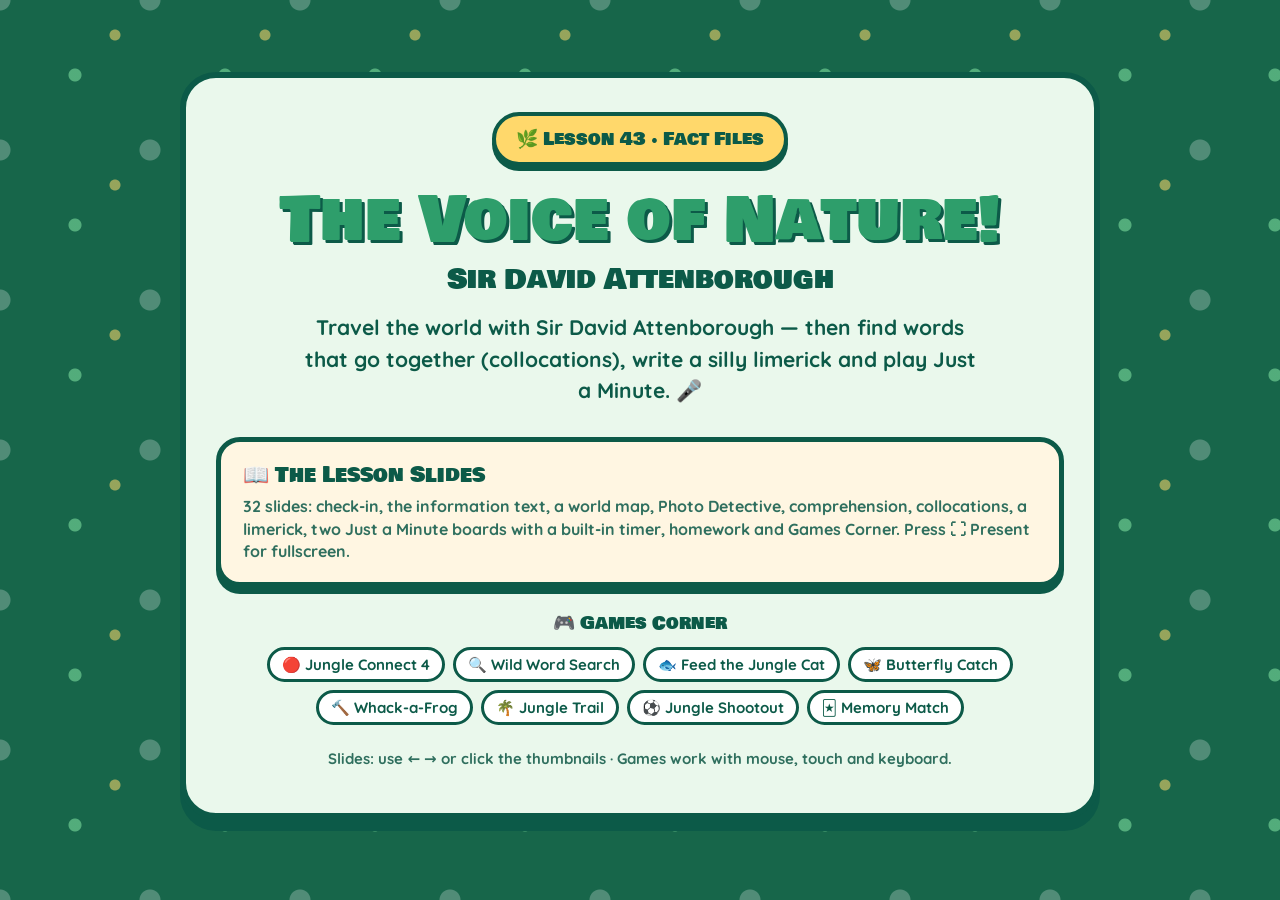
<file: index.html>
<!DOCTYPE html>
<html lang="en-GB">
<head>
<meta charset="utf-8">
<meta name="viewport" content="width=device-width, initial-scale=1">
<title>Lesson 43 — The Voice of Nature: Sir David Attenborough 🌿</title>
<link rel="stylesheet" href="colors_and_type.css">
<style>
html,body{margin:0;min-height:100%;font-family:var(--pd-font-body,'Quicksand',sans-serif);color:#0C5A48;background-color:#17664A;background-image:radial-gradient(circle,rgba(132,230,164,.55) 0 6px,transparent 7px),radial-gradient(circle,rgba(255,255,255,.25) 0 10px,transparent 11px),radial-gradient(circle,rgba(255,216,107,.55) 0 5px,transparent 6px);background-size:150px 150px;background-position:0 0,75px 75px,40px 110px;}
.wrap{max-width:920px;margin:0 auto;padding:min(8vh,80px) 24px 80px;text-align:center}
.panel{background:#EAF8EC;border:6px solid #0C5A48;border-radius:36px;box-shadow:0 12px 0 #0C5A48;padding:34px 30px 30px}
.eyebrow{display:inline-block;white-space:nowrap;font-family:var(--pd-font-display,'Bowlby One SC',sans-serif);font-size:18px;color:#0C5A48;background:#FFD86B;border:4px solid #0C5A48;border-radius:999px;padding:9px 20px;box-shadow:0 5px 0 #0C5A48}
h1{font-family:var(--pd-font-display,'Bowlby One SC',sans-serif);font-weight:400;font-size:clamp(34px,6vw,62px);line-height:1.05;margin:22px 0 0;color:#2E9E6B;text-shadow:3px 3px 0 #0C5A48}
h1 span{display:block;color:#0C5A48;text-shadow:none;font-size:clamp(18px,2.8vw,28px);margin-top:12px}
p.lead{font-size:clamp(17px,2.2vw,21px);font-weight:700;line-height:1.5;max-width:680px;margin:18px auto 0;text-wrap:pretty}
.cards{display:grid;grid-template-columns:repeat(auto-fit,minmax(min(100%,230px),1fr));gap:18px;margin-top:30px;text-align:left}
a.card{display:flex;flex-direction:column;gap:8px;background:#fff;border:5px solid #0C5A48;border-radius:24px;padding:20px 22px;box-shadow:0 7px 0 #0C5A48;text-decoration:none;color:#0C5A48;transition:transform .12s,box-shadow .12s}
a.card:hover{transform:translateY(-3px);box-shadow:0 10px 0 #0C5A48}
a.card .k{font-family:var(--pd-font-display,'Bowlby One SC',sans-serif);font-size:21px;line-height:1.2}
a.card .d{font-size:16px;font-weight:700;color:#2F6F5E;line-height:1.4}
a.card.lesson{grid-column:1/-1;background:#FFF6E2}
.note{margin-top:24px;font-size:15px;font-weight:700;color:#2F6F5E}
a{color:#2D78A8}a:hover{color:#0C5A48}
.gl{display:flex;flex-wrap:wrap;gap:8px;justify-content:center;margin-top:10px}.gl a{font-size:15px;font-weight:700;color:#0C5A48;background:#fff;border:3px solid #0C5A48;border-radius:999px;padding:5px 12px;text-decoration:none}.gl a:hover{background:#FFD86B}.gh{font-family:var(--pd-font-display,"Bowlby One SC",sans-serif);font-size:18px;margin:22px 0 0}</style>
</head>
<body>
<div class="wrap"><div class="panel">
<span class="eyebrow">🌿 Lesson 43 · Fact Files</span>
<h1>The Voice of Nature!<span>Sir David Attenborough</span></h1>
<p class="lead">Travel the world with Sir David Attenborough — then find words that go together (collocations), write a silly limerick and play Just a Minute. 🎤</p>
<div class="cards">
<a class="card lesson" href="lesson-43-voice-of-nature.html"><span class="k">📖 The Lesson Slides</span><span class="d">32 slides: check-in, the information text, a world map, Photo Detective, comprehension, collocations, a limerick, two Just a Minute boards with a built-in timer, homework and Games Corner. Press ⛶ Present for fullscreen.</span></a>
</div>
<p class="gh">🎮 Games Corner</p><div class="gl"><a href="jungle-connect-4.html">🔴 Jungle Connect 4</a><a href="wild-word-search.html">🔍 Wild Word Search</a><a href="feed-the-jungle-cat.html">🐟 Feed the Jungle Cat</a><a href="butterfly-catch.html">🦋 Butterfly Catch</a><a href="whack-a-frog.html">🔨 Whack-a-Frog</a><a href="jungle-trail.html">🌴 Jungle Trail</a><a href="jungle-shootout.html">⚽ Jungle Shootout</a><a href="memory-match.html">🃏 Memory Match</a></div>
<p class="note">Slides: use ← → or click the thumbnails · Games work with mouse, touch and keyboard.</p>
</div></div>
</body>
</html>
</file>
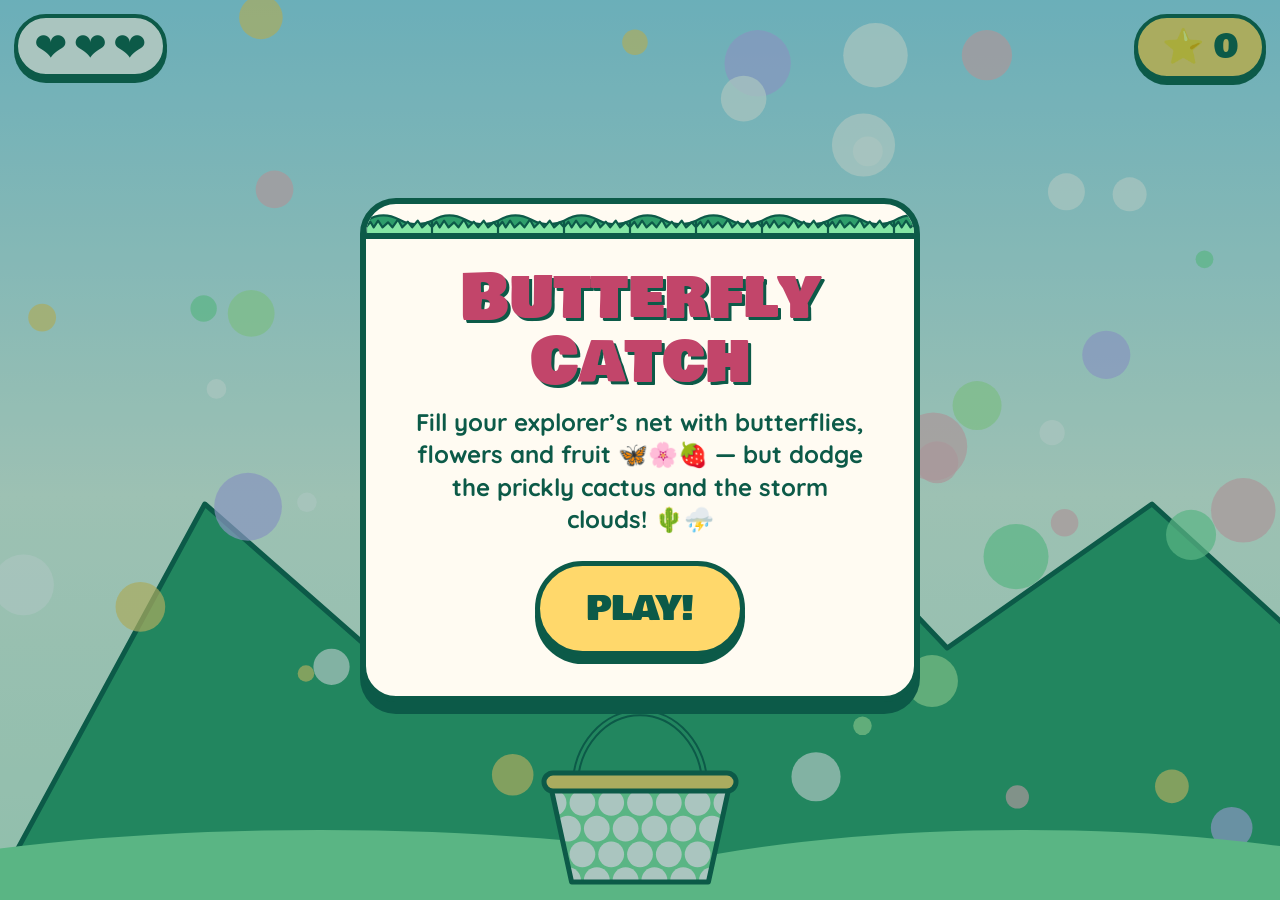
<file: butterfly-catch.html>
<!DOCTYPE html>
<html lang="en-GB">
<head>
<meta charset="utf-8">
<meta name="viewport" content="width=device-width, initial-scale=1, maximum-scale=1, user-scalable=no">
<title>Butterfly Catch · Wild Games</title>
<link rel="stylesheet" href="colors_and_type.css">
<style>
*{box-sizing:border-box;}
html,body{margin:0;height:100%;overflow:hidden;background:#EAF8EC;font-family:var(--pd-font-body,'Quicksand',sans-serif);color:#0C5A48;-webkit-user-select:none;user-select:none;}
a{color:#C2456A;}a:hover{color:#0C5A48;}
#game{position:fixed;inset:0;display:block;width:100%;height:100%;touch-action:none;cursor:grab;}
.hud{position:fixed;top:14px;left:14px;right:14px;display:flex;justify-content:space-between;align-items:flex-start;pointer-events:none;z-index:2;}
.hearts{display:flex;gap:6px;font-size:40px;line-height:1;background:#fff;border:4px solid #0C5A48;border-radius:999px;padding:8px 16px;box-shadow:0 5px 0 #0C5A48;}
.hearts span{transition:transform .3s,opacity .3s,filter .3s;}
.hearts span.lost{opacity:.35;filter:grayscale(1);transform:scale(.7);}
.hearts span.pop{animation:hpop .45s;}
@keyframes hpop{40%{transform:scale(1.5) rotate(-12deg);}100%{transform:scale(.7);}}
.score{font-family:var(--pd-font-display,'Bowlby One SC',sans-serif);font-size:34px;line-height:1;background:#FFD86B;border:4px solid #0C5A48;border-radius:999px;padding:12px 24px;box-shadow:0 5px 0 #0C5A48;}
.score.bump{animation:bump .25s;}
@keyframes bump{50%{transform:scale(1.18) rotate(3deg);}}
.overlay{position:fixed;inset:0;display:grid;place-items:center;z-index:5;background:rgba(12,90,72,.35);padding:20px;}
.overlay[hidden]{display:none;}
.card{position:relative;background:#FFFBF2;border:6px solid #0C5A48;border-radius:36px;box-shadow:0 12px 0 #0C5A48;padding:36px 44px 40px;text-align:center;max-width:560px;width:100%;overflow:hidden;}
.card::before{content:"";position:absolute;inset:0 0 auto 0;height:30px;border-bottom:5px solid #0C5A48;background-image:url("data:image/svg+xml,%3Csvg xmlns='http://www.w3.org/2000/svg' width='120' height='54'%3E%3Cpath d='M0 54V30Q30 12 60 28T120 30V54Z' fill='%232E9E6B' stroke='%230C5A48' stroke-width='4'/%3E%3Cpath d='M0 54V42L8 32L14 42L22 30L30 42L40 33L48 42L58 28L66 42L76 32L84 42L94 30L102 42L112 33L120 42V54Z' fill='%2384E6A4' stroke='%230C5A48' stroke-width='4' stroke-linejoin='round'/%3E%3C/svg%3E");background-size:66px 30px;}
.card h1{font-family:var(--pd-font-display,'Bowlby One SC',sans-serif);font-weight:400;font-size:clamp(40px,8vw,64px);line-height:1;margin:26px 0 12px;color:#C2456A;text-shadow:3px 3px 0 #0C5A48;}
.card p{font-size:clamp(18px,3.4vw,24px);font-weight:700;margin:0 0 26px;line-height:1.35;}
.card .big{font-family:var(--pd-font-display,'Bowlby One SC',sans-serif);font-size:clamp(28px,6vw,44px);margin:0 0 6px;}
.card .best{font-size:20px;color:#2F6F5E;margin-bottom:24px;}
.btn{font-family:var(--pd-font-display,'Bowlby One SC',sans-serif);font-size:clamp(24px,4.6vw,34px);text-transform:uppercase;color:#0C5A48;background:#FFD86B;border:5px solid #0C5A48;border-radius:999px;padding:16px 46px;box-shadow:0 8px 0 #0C5A48;cursor:pointer;transition:transform .1s,box-shadow .1s;}
.btn:hover{transform:translateY(-2px);}
.btn:active{transform:translateY(6px);box-shadow:0 2px 0 #0C5A48;}
.flash{position:fixed;inset:0;background:#C2456A;opacity:0;pointer-events:none;z-index:3;transition:opacity .35s;}
</style>
</head>
<body>
<canvas id="game" aria-label="Butterfly Catch game area"></canvas>
<div class="hud"><div class="hearts" id="hearts" aria-label="Lives"><span>❤️</span><span>❤️</span><span>❤️</span></div><div class="score" id="score">⭐ 0</div></div>
<div class="flash" id="flash"></div>
<div class="overlay" id="start"><div class="card"><h1>Butterfly Catch</h1><p>Fill your explorer’s net with butterflies, flowers and fruit 🦋🌸🍓 — but dodge the prickly cactus and the storm clouds! 🌵⛈️</p><button class="btn" id="playBtn" type="button">Play!</button></div></div>
<div class="overlay" id="over" hidden><div class="card"><h1>Game Over</h1><p class="big" id="final">Score: 0</p><p class="best" id="best"></p><button class="btn" id="againBtn" type="button">Play Again</button></div></div>
<script>
(function(){
var cv=document.getElementById('game'),ctx=cv.getContext('2d');
var W=0,H=0,DPR=1;
var heartsEl=document.getElementById('hearts'),scoreEl=document.getElementById('score'),flash=document.getElementById('flash');
var GOOD=['🦋','🌸','🍓','🐞','⭐','🍃'],BAD=['🌵','⛈️'];
var state={running:false,score:0,lives:3,items:[],parts:[],texts:[],spawnT:0,shake:0};
var basket={x:0,tx:0,w:150,h:80,squash:0};
var keys={left:false,right:false};
var bgDots=[];
function resize(){DPR=Math.min(window.devicePixelRatio||1,2);W=window.innerWidth;H=window.innerHeight;cv.width=W*DPR;cv.height=H*DPR;ctx.setTransform(DPR,0,0,DPR,0,0);
basket.w=Math.max(110,Math.min(180,W*.2));basket.h=basket.w*.55;if(!basket.x){basket.x=basket.tx=W/2;}
basket.x=Math.min(Math.max(basket.x,basket.w/2),W-basket.w/2);basket.tx=basket.x;
bgDots=[];var cols=['#84E6A4','#FFFFFF','#FFD86B','#B8F2A6','#FFB8C6','#FFFFFF','#C9B6FF'];
for(var i=0;i<Math.round(W*H/22000);i++){bgDots.push({x:Math.random()*W,y:Math.random()*H,r:6+Math.random()*28,c:cols[i%cols.length],v:4+Math.random()*10});}}
window.addEventListener('resize',resize);resize();

/* ---- sound ---- */
var AC=null;function ac(){if(!AC){try{AC=new(window.AudioContext||window.webkitAudioContext)();}catch(e){}}if(AC&&AC.state==='suspended')AC.resume();return AC;}
function tone(f1,f2,dur,type,vol,delay){var a=ac();if(!a)return;var t=a.currentTime+(delay||0);var o=a.createOscillator(),g=a.createGain();o.type=type||'sine';o.frequency.setValueAtTime(f1,t);o.frequency.exponentialRampToValueAtTime(f2,t+dur);g.gain.setValueAtTime(0.0001,t);g.gain.exponentialRampToValueAtTime(vol||.2,t+.015);g.gain.exponentialRampToValueAtTime(0.0001,t+dur);o.connect(g);g.connect(a.destination);o.start(t);o.stop(t+dur+.02);}
function sGood(){tone(620,1040,.14,'sine',.18);tone(1040,1400,.1,'triangle',.08,.06);}
function sBad(){tone(220,90,.35,'triangle',.25);tone(140,60,.4,'sine',.2);}
function sOver(){[523,440,349,262].forEach(function(f,i){tone(f,f*.98,.25,'triangle',.18,i*.18);});}

/* ---- drawing helpers ---- */
function rr(x,y,w,h,r){ctx.beginPath();ctx.moveTo(x+r,y);ctx.arcTo(x+w,y,x+w,y+h,r);ctx.arcTo(x+w,y+h,x,y+h,r);ctx.arcTo(x,y+h,x,y,r);ctx.arcTo(x,y,x+w,y,r);ctx.closePath();}
function drawSky(dt){var g=ctx.createLinearGradient(0,0,0,H);g.addColorStop(0,'#9EDCF5');g.addColorStop(.55,'#EAF8EC');g.addColorStop(1,'#D7F5E1');ctx.fillStyle=g;ctx.fillRect(0,0,W,H);
ctx.fillStyle='#2E9E6B';ctx.strokeStyle='#0C5A48';ctx.lineWidth=5;ctx.lineJoin='round';ctx.beginPath();ctx.moveTo(-10,H);ctx.lineTo(W*.16,H*.56);ctx.lineTo(W*.32,H*.76);ctx.lineTo(W*.54,H*.42);ctx.lineTo(W*.74,H*.72);ctx.lineTo(W*.9,H*.56);ctx.lineTo(W+10,H*.7);ctx.lineTo(W+10,H);ctx.closePath();ctx.fill();ctx.stroke();ctx.fillStyle='#fff';[].forEach(function(p){var x=W*p[0],y=H*p[1];ctx.beginPath();ctx.moveTo(x,y);ctx.lineTo(x+H*.06,y+H*.08);ctx.lineTo(x+H*.02,y+H*.065);ctx.lineTo(x,y+H*.09);ctx.lineTo(x-H*.025,y+H*.065);ctx.lineTo(x-H*.06,y+H*.08);ctx.closePath();ctx.fill();ctx.stroke();});ctx.globalAlpha=.7;for(var i=0;i<bgDots.length;i++){var d=bgDots[i];d.y+=d.v*dt;if(d.y-d.r>H){d.y=-d.r;d.x=Math.random()*W;}ctx.fillStyle=d.c;ctx.beginPath();ctx.arc(d.x,d.y,d.r,0,7);ctx.fill();}ctx.globalAlpha=1;
ctx.fillStyle='#84E6A4';ctx.beginPath();ctx.ellipse(W*.25,H+40,W*.45,110,0,0,7);ctx.ellipse(W*.8,H+50,W*.4,120,0,0,7);ctx.fill();}
function polkaBall(x,y,r,base,dot){ctx.fillStyle=base;ctx.strokeStyle='#0C5A48';ctx.lineWidth=4;ctx.beginPath();ctx.arc(x,y,r,0,7);ctx.fill();
ctx.save();ctx.beginPath();ctx.arc(x,y,r-2,0,7);ctx.clip();ctx.fillStyle=dot;var s=r*.36;
[[0,0,1],[-.55,-.45,.7],[.55,-.4,.6],[-.5,.55,.65],[.55,.55,.7],[0,-.85,.5],[.95,.05,.5],[-.95,0,.5],[0,.95,.5]].forEach(function(p){ctx.beginPath();ctx.arc(x+p[0]*r,y+p[1]*r,s*p[2],0,7);ctx.fill();});ctx.restore();
ctx.beginPath();ctx.arc(x,y,r,0,7);ctx.stroke();ctx.fillStyle='rgba(255,255,255,.55)';ctx.beginPath();ctx.ellipse(x-r*.35,y-r*.42,r*.22,r*.13,-.6,0,7);ctx.fill();}
function drawItem(it){ctx.save();ctx.translate(it.x,it.y);ctx.rotate(it.rot);
if(it.kind==='dotR'){polkaBall(0,0,it.r*.85,'#C2456A','#fff');}
else if(it.kind==='dotY'){polkaBall(0,0,it.r*.85,'#FFD86B','#0C5A48');}
else{ctx.font=(it.r*2)+'px "Apple Color Emoji","Segoe UI Emoji","Noto Color Emoji",sans-serif';ctx.textAlign='center';ctx.textBaseline='middle';
if(it.bad){ctx.shadowColor='rgba(12,90,72,.35)';ctx.shadowBlur=8;}ctx.fillText(it.kind,0,it.r*.08);}
ctx.restore();}
function drawBasket(){var w=basket.w,h=basket.h,x=basket.x,y=H-h-18;var sq=basket.squash;
ctx.save();ctx.translate(x,y+h);ctx.scale(1+sq*.12,1-sq*.15);ctx.translate(-x,-(y+h));
ctx.strokeStyle='#0C5A48';ctx.lineWidth=7;ctx.lineCap='round';ctx.beginPath();ctx.ellipse(x,y+4,w*.36,h*.75,0,Math.PI,0);ctx.stroke();
ctx.strokeStyle='#2E9E6B';ctx.lineWidth=3;ctx.beginPath();ctx.ellipse(x,y+4,w*.36,h*.75,0,Math.PI,0);ctx.stroke();
ctx.beginPath();ctx.moveTo(x-w/2,y);ctx.lineTo(x+w/2,y);ctx.lineTo(x+w*.38,y+h);ctx.lineTo(x-w*.38,y+h);ctx.closePath();ctx.fillStyle='#84E6A4';ctx.fill();
ctx.save();ctx.clip();ctx.fillStyle='#fff';var ds=h*.13;for(var row=0;row<4;row++){for(var c=-4;c<=4;c++){var px=x+c*w*.16+(row%2?w*.08:0),py=y+h*.2+row*h*.26;ctx.beginPath();ctx.arc(px,py,ds,0,7);ctx.fill();}}ctx.restore();
ctx.beginPath();ctx.moveTo(x-w/2,y);ctx.lineTo(x+w/2,y);ctx.lineTo(x+w*.38,y+h);ctx.lineTo(x-w*.38,y+h);ctx.closePath();ctx.lineWidth=5;ctx.strokeStyle='#0C5A48';ctx.lineJoin='round';ctx.stroke();
rr(x-w/2-6,y-10,w+12,18,9);ctx.fillStyle='#FFD86B';ctx.fill();ctx.stroke();
ctx.restore();}
function burst(x,y,cols){for(var i=0;i<14;i++){var a=Math.random()*Math.PI*2,s=120+Math.random()*220;state.parts.push({x:x,y:y,vx:Math.cos(a)*s,vy:Math.sin(a)*s-120,r:4+Math.random()*7,c:cols[i%cols.length],life:.6});}}

/* ---- game loop ---- */
function reset(){state.score=0;state.lives=3;state.items=[];state.parts=[];state.texts=[];state.spawnT=.4;state.shake=0;scoreEl.textContent='⭐ 0';
[].forEach.call(heartsEl.children,function(h){h.className='';});}
function spawn(){var s=state.score;var badChance=Math.min(.3,.15+s*.004);var bad=Math.random()<badChance;var kind=bad?BAD[Math.random()*BAD.length|0]:GOOD[Math.random()*GOOD.length|0];
var r=Math.max(24,Math.min(36,W*.035));state.items.push({x:r+Math.random()*(W-2*r),y:-r,r:r,kind:kind,bad:bad,vy:(150+Math.min(420,s*9))*(0.85+Math.random()*.3),rot:0,vr:(Math.random()-.5)*2});}
var last=performance.now();
function loop(now){var dt=Math.min(.05,(now-last)/1000);last=now;
if(state.running){
var sp=Math.max(500,W*.9);if(keys.left)basket.tx-=sp*dt;if(keys.right)basket.tx+=sp*dt;
basket.tx=Math.min(Math.max(basket.tx,basket.w/2),W-basket.w/2);basket.x+=(basket.tx-basket.x)*Math.min(1,dt*18);
state.spawnT-=dt;if(state.spawnT<=0){spawn();state.spawnT=Math.max(.32,1.05-state.score*.018)*(0.8+Math.random()*.4);}
var top=H-basket.h-18;
for(var i=state.items.length-1;i>=0;i--){var it=state.items[i];it.y+=it.vy*dt;it.rot+=it.vr*dt;
if(it.y+it.r*.6>=top&&it.y-it.r<top+basket.h*.4&&Math.abs(it.x-basket.x)<basket.w/2+it.r*.3){state.items.splice(i,1);catchIt(it);continue;}
if(it.y-it.r>H)state.items.splice(i,1);}
}
basket.squash*=Math.pow(.001,dt);
for(var j=state.parts.length-1;j>=0;j--){var p=state.parts[j];p.life-=dt;p.vy+=500*dt;p.x+=p.vx*dt;p.y+=p.vy*dt;if(p.life<=0)state.parts.splice(j,1);}
for(var k=state.texts.length-1;k>=0;k--){var t=state.texts[k];t.life-=dt;t.y-=70*dt;if(t.life<=0)state.texts.splice(k,1);}
state.shake*=Math.pow(.002,dt);
ctx.save();if(state.shake>.5)ctx.translate((Math.random()-.5)*state.shake,(Math.random()-.5)*state.shake);
drawSky(dt);state.items.forEach(drawItem);drawBasket();
state.parts.forEach(function(p){ctx.globalAlpha=Math.max(0,p.life/.6);ctx.fillStyle=p.c;ctx.beginPath();ctx.arc(p.x,p.y,p.r,0,7);ctx.fill();});ctx.globalAlpha=1;
state.texts.forEach(function(t){ctx.globalAlpha=Math.min(1,t.life*2);ctx.font='32px "Bowlby One SC",sans-serif';ctx.textAlign='center';ctx.lineWidth=6;ctx.strokeStyle='#0C5A48';ctx.strokeText(t.s,t.x,t.y);ctx.fillStyle=t.c;ctx.fillText(t.s,t.x,t.y);});ctx.globalAlpha=1;
ctx.restore();
requestAnimationFrame(loop);}
function catchIt(it){var top=H-basket.h-18;basket.squash=1;
if(it.bad){sBad();state.lives--;state.shake=18;var h=heartsEl.children[state.lives];if(h){h.className='lost pop';}
flash.style.opacity=.35;setTimeout(function(){flash.style.opacity=0;},120);burst(it.x,top,['#0C5A48','#7A6A70','#C2456A']);
state.texts.push({s:'Oops!',x:it.x,y:top-20,life:.9,c:'#C2456A'});
if(state.lives<=0)gameOver();}
else{sGood();state.score++;scoreEl.textContent='⭐ '+state.score;scoreEl.classList.remove('bump');void scoreEl.offsetWidth;scoreEl.classList.add('bump');
burst(it.x,top,['#C2456A','#FFD86B','#7FD3F5','#FF6B9A','#9BF29B','#fff']);state.texts.push({s:'+1',x:it.x,y:top-20,life:.8,c:'#FFD86B'});}}
function gameOver(){state.running=false;state.items=[];sOver();var best=Math.max(state.score,+(localStorage.getItem('butterflyCatchBest')||0));localStorage.setItem('butterflyCatchBest',best);
document.getElementById('final').textContent='Score: '+state.score;document.getElementById('best').textContent=state.score>=best&&state.score>0?'🏆 New best score!':'Best: '+best;
setTimeout(function(){document.getElementById('over').hidden=false;},500);}
function start(){ac();reset();document.getElementById('start').hidden=true;document.getElementById('over').hidden=true;state.running=true;}
document.getElementById('playBtn').addEventListener('click',start);document.getElementById('againBtn').addEventListener('click',start);
window.addEventListener('keydown',function(e){if(e.key==='ArrowLeft'){keys.left=true;e.preventDefault();}if(e.key==='ArrowRight'){keys.right=true;e.preventDefault();}
if((e.key==='Enter'||e.key===' ')&&!state.running){start();e.preventDefault();}});
window.addEventListener('keyup',function(e){if(e.key==='ArrowLeft')keys.left=false;if(e.key==='ArrowRight')keys.right=false;});
var dragging=false;
cv.addEventListener('pointerdown',function(e){dragging=true;basket.tx=e.clientX;cv.setPointerCapture(e.pointerId);cv.style.cursor='grabbing';});
cv.addEventListener('pointermove',function(e){if(dragging||e.pointerType==='mouse'&&e.buttons)basket.tx=e.clientX;});
function up(){dragging=false;cv.style.cursor='grab';}
cv.addEventListener('pointerup',up);cv.addEventListener('pointercancel',up);
requestAnimationFrame(loop);
})();
</script>
</body>
</html>
</file>
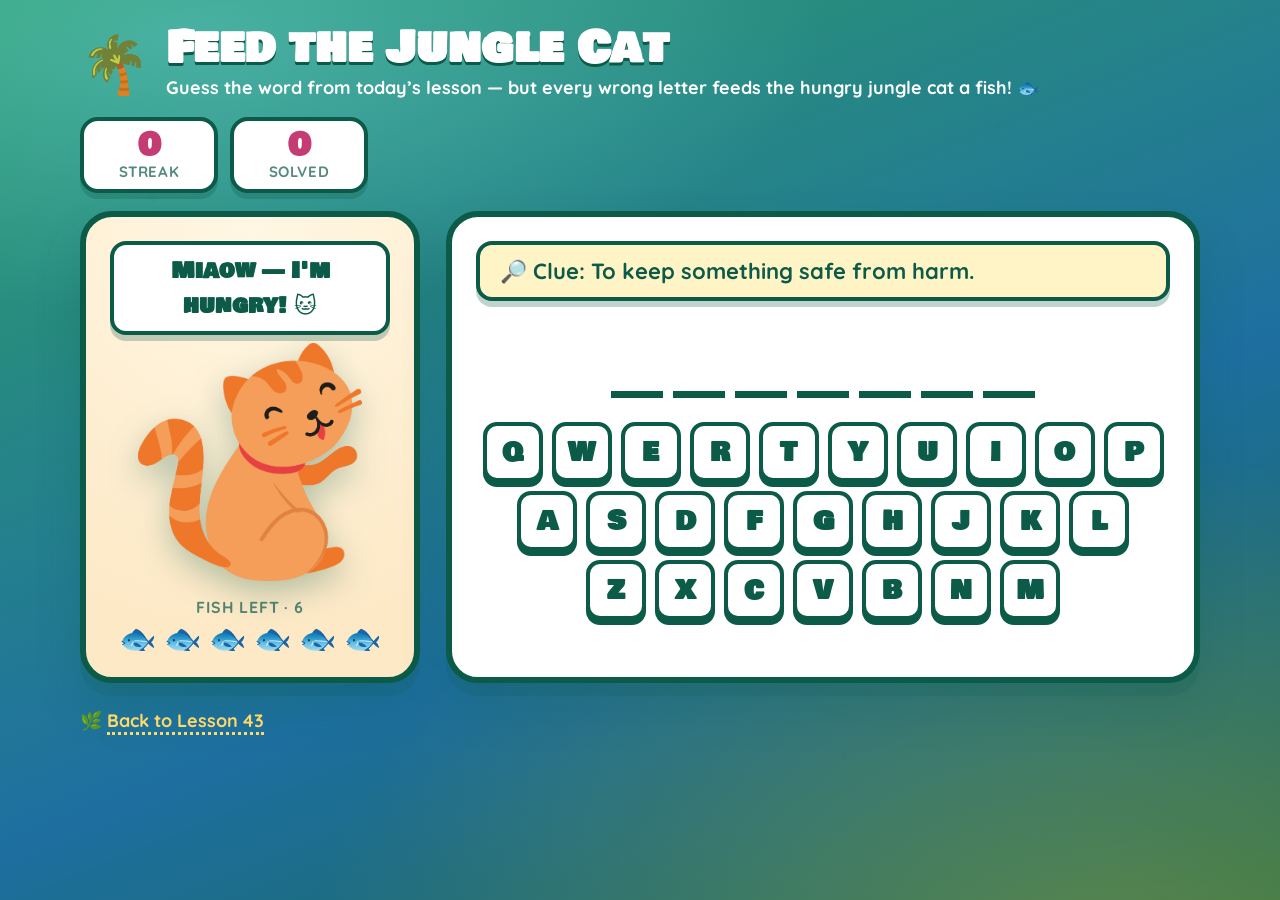
<file: feed-the-jungle-cat.html>
<!DOCTYPE html>
<html lang="en-GB">
<head>
<meta charset="utf-8">
<meta name="viewport" content="width=device-width, initial-scale=1">
<title>Feed the Jungle Cat — Word Game</title>
<link rel="stylesheet" href="colors_and_type.css">
<link rel="stylesheet" href="lesson5.css">
<link rel="stylesheet" href="lesson12.css">
<style>
  html, body { margin:0; height:100%; }
  body {
    font-family:var(--pd-font-body); color:var(--sp-ink);
    background:
      radial-gradient(95% 60% at 15% 4%, rgba(127,224,255,.35), transparent 52%),
      radial-gradient(120% 110% at 88% 110%, rgba(255,210,63,.30), transparent 54%),
      linear-gradient(158deg, #2E9E6B 0%, #1E6FA0 60%, #17664A 100%);
    min-height:100vh; display:flex; flex-direction:column; align-items:center;
    -webkit-font-smoothing:antialiased; overflow-x:hidden;
  }
  /* faint drifting paw prints */
  body::before { content:""; position:fixed; inset:0; z-index:0; pointer-events:none; opacity:.5;
    background-image:
      radial-gradient(9px 9px at 12% 22%, rgba(12,90,72,.10), transparent 60%),
      radial-gradient(7px 7px at 78% 14%, rgba(12,90,72,.08), transparent 60%),
      radial-gradient(10px 10px at 34% 74%, rgba(12,90,72,.09), transparent 60%),
      radial-gradient(8px 8px at 66% 84%, rgba(12,90,72,.08), transparent 60%),
      radial-gradient(9px 9px at 90% 56%, rgba(12,90,72,.08), transparent 60%),
      radial-gradient(8px 8px at 8% 82%, rgba(12,90,72,.09), transparent 60%); }

  .wrap { position:relative; z-index:2; width:min(1120px, 94vw); padding:26px 0 60px; }

  .top { display:flex; align-items:center; justify-content:space-between; gap:18px; flex-wrap:wrap; margin-bottom:18px; }
  .brand { display:flex; align-items:center; gap:16px; }
  .brand h1 { font-family:var(--pd-font-display); font-weight:800; font-size:44px; line-height:1; margin:0; color:#fff;
    letter-spacing:.01em; text-shadow:0 3px 0 var(--sp-ink); }
  .brand .sub { font-weight:700; font-size:18px; color:#fff; margin-top:6px; }
  .scorebox { display:flex; gap:12px; }
  .stat { background:#fff; border:4px solid var(--sp-ink); border-radius:18px; box-shadow:var(--sp-drop);
    padding:8px 20px; text-align:center; min-width:90px; }
  .stat b { display:block; font-family:var(--pd-font-display); font-size:32px; line-height:1; color:var(--sp-violet); }
  .stat span { font-weight:700; font-size:15px; text-transform:uppercase; letter-spacing:.04em; color:var(--sp-ink); opacity:.7; }

  .board { display:grid; grid-template-columns:340px 1fr; gap:26px; align-items:stretch; }
  @media (max-width:1040px){ .board { grid-template-columns:1fr; } .akstage { flex-direction:row; align-items:center; justify-content:space-around; } .akimg{ height:220px; } }

  .panel { position:relative; background:#fff; border:6px solid var(--sp-ink); border-radius:32px;
    box-shadow:var(--sp-shadow-pop); padding:24px; }

  .akstage { display:flex; flex-direction:column; align-items:center; text-align:center;
    background:radial-gradient(120% 90% at 50% 0%, #FFF7E4, #FDE9C6); justify-content:space-between; }
  .akimg { width:236px; height:238px; object-fit:contain; margin-top:2px;
    filter:drop-shadow(0 12px 16px rgba(12,90,72,.3)); transition:transform .2s ease; }
  .akimg.bob { animation:bob 2.6s ease-in-out infinite; }
  @keyframes bob { 0%,100%{ transform:translateY(0) rotate(-1deg);} 50%{ transform:translateY(-10px) rotate(1deg);} }
  .akspeech { font-family:var(--pd-font-display); font-weight:700; font-size:22px; color:var(--sp-ink);
    background:#fff; border:4px solid var(--sp-ink); border-radius:16px; padding:8px 18px; box-shadow:var(--sp-drop);
    min-height:1em; margin-bottom:6px; }
  .plate-label { font-weight:800; font-size:16px; text-transform:uppercase; letter-spacing:.05em; color:var(--sp-ink); opacity:.7; margin:12px 0 6px; }
  .plate { display:flex; gap:8px; justify-content:center; flex-wrap:wrap; }
  .snack { font-size:30px; line-height:1; transition:transform .3s ease, opacity .3s ease; }
  .snack.eaten { opacity:.16; transform:scale(.6) rotate(-25deg); }

  .clue { font-weight:700; font-size:22px; color:var(--sp-ink); background:var(--sp-tint-gold);
    border:4px solid var(--sp-ink); border-radius:16px; padding:12px 20px; box-shadow:var(--sp-drop); }
  .clue b { font-family:var(--pd-font-display); color:var(--sp-violet); }

  .word { display:flex; gap:10px; flex-wrap:wrap; justify-content:center; margin:26px 0 24px; }
  .tile { width:52px; height:64px; border-bottom:7px solid var(--sp-ink); display:grid; place-items:center;
    font-family:var(--pd-font-display); font-weight:800; font-size:40px; color:var(--sp-ink); }
  .tile.space { border:none; width:22px; }
  .tile.reveal { animation:pop .3s cubic-bezier(.34,1.56,.64,1) both; }
  @keyframes pop { 0%{ transform:scale(.4) translateY(10px); opacity:0;} 100%{ transform:scale(1) translateY(0); opacity:1;} }

  .keyboard { display:flex; flex-direction:column; gap:9px; align-items:center; }
  .krow { display:flex; gap:9px; justify-content:center; }
  .key { width:60px; height:60px; border:4px solid var(--sp-ink); border-radius:14px; background:#fff;
    font-family:var(--pd-font-display); font-weight:700; font-size:26px; color:var(--sp-ink); cursor:pointer;
    box-shadow:0 5px 0 var(--sp-ink); transition:transform .08s ease, box-shadow .08s ease; }
  .key:hover:not(:disabled){ transform:translateY(-2px); box-shadow:0 7px 0 var(--sp-ink); }
  .key:active:not(:disabled){ transform:translateY(4px); box-shadow:0 1px 0 var(--sp-ink); }
  .key.right { background:var(--sp-lav); color:var(--sp-ink); box-shadow:0 5px 0 #2E9E6B; border-color:#2E9E6B; cursor:default; }
  .key.wrong { background:var(--sp-coral); box-shadow:0 5px 0 var(--sp-coral-dk); border-color:var(--sp-coral-dk); color:#fff; cursor:default; opacity:.85; }
  .key:disabled { cursor:default; }
  @media (max-width:620px){ .key{ width:44px; height:52px; font-size:20px;} .tile{ width:40px; height:52px; font-size:30px;} .akstage{ flex-direction:column; } }

  .banner { position:absolute; inset:0; z-index:10; display:none; place-items:center; border-radius:26px;
    background:rgba(12,90,72,.55); backdrop-filter:blur(2px); }
  .banner.show { display:grid; animation:fade .2s ease both; }
  @keyframes fade { from{opacity:0;} to{opacity:1;} }
  .card-msg { background:#fff; border:6px solid var(--sp-ink); border-radius:28px; box-shadow:var(--sp-shadow-pop);
    padding:30px 40px; text-align:center; max-width:440px; }
  .card-msg h2 { font-family:var(--pd-font-display); font-weight:800; font-size:44px; margin:0; line-height:1.05; }
  .card-msg h2.win { color:#2E9E6B; }
  .card-msg h2.lose { color:var(--sp-mars-dk); }
  .card-msg p { font-size:22px; font-weight:700; margin:14px 0 0; color:var(--sp-ink); }
  .card-msg .ans { font-family:var(--pd-font-display); color:var(--sp-violet); letter-spacing:.04em; }

  .btnrow { display:flex; gap:14px; justify-content:center; margin-top:22px; flex-wrap:wrap; }
  .pd-btn { text-decoration:none; }
  .backlink { position:relative; z-index:2; margin-top:26px; font-weight:700; font-size:18px; color:#fff; }
  .backlink a { color:#FFD86B; text-decoration:none; border-bottom:3px dotted #FFD86B; }
</style>
</head>
<body>
<template id="__bundler_thumbnail">
<svg viewBox="0 0 512 512" xmlns="http://www.w3.org/2000/svg">
  <rect width="512" height="512" fill="#84E6A4"/>
  <ellipse cx="256" cy="292" rx="140" ry="140" fill="#F0A83C"/>
  <path d="M156 200 l28 -66 40 52 z" fill="#E0902B"/>
  <path d="M356 200 l-28 -66 -40 52 z" fill="#E0902B"/>
  <circle cx="212" cy="278" r="14" fill="#241A1A"/><circle cx="300" cy="278" r="14" fill="#241A1A"/>
  <path d="M256 302 l-12 15 h24 z" fill="#241A1A"/>
  <g stroke="#241A1A" stroke-width="6" stroke-linecap="round"><path d="M150 300 h70"/><path d="M362 300 h-70"/></g>
  <text x="256" y="452" font-family="sans-serif" font-size="60" text-anchor="middle">🐟</text>
</svg>
</template>
<div class="wrap">
  <div class="top">
    <div class="brand">
      <div style="font-size:56px; line-height:1;">🌴</div>
      <div>
        <h1>Feed the Jungle Cat</h1>
        <div class="sub">Guess the word from today’s lesson — but every wrong letter feeds the hungry jungle cat a fish! 🐟</div>
      </div>
    </div>
    <div class="scorebox">
      <div class="stat"><b id="streak">0</b><span>Streak</span></div>
      <div class="stat"><b id="solved">0</b><span>Solved</span></div>
    </div>
  </div>

  <div class="board">
    <!-- LEFT -->
    <div class="panel akstage">
      <div>
        <div class="akspeech" id="speech">Miaow — I'm hungry! 🐱</div>
        <img class="akimg bob" id="akimg" src="cats/cat-orange-wave.png" alt="Cat">
        <img id="imgHungry" src="cats/cat-orange-wave.png" alt="" style="display:none;">
        <img id="imgStuffed" src="cats/cat-yellow-lie.png" alt="" style="display:none;">
      </div>
      <div>
        <div class="plate-label">Fish left · <span id="livesnum">6</span></div>
        <div class="plate" id="plate"></div>
      </div>
    </div>

    <!-- RIGHT -->
    <div class="panel" style="display:flex; flex-direction:column;">
      <div class="clue">🔎 Clue: <span id="clue">…</span></div>
      <div class="word" id="word"></div>
      <div class="keyboard" id="keyboard"></div>
      <div class="banner" id="banner">
        <div class="card-msg">
          <h2 id="msgTitle" class="win">Solved!</h2>
          <p id="msgBody">The word was <span class="ans" id="msgAns"></span></p>
          <div class="btnrow">
            <button class="pd-btn pd-btn--mint" id="nextBtn">▶ Next word</button>
          </div>
        </div>
      </div>
    </div>
  </div>

  <div class="backlink">🌿 <a href="lesson-43-voice-of-nature.html">Back to Lesson 43</a></div>
</div>

<script>
(function(){
  var WORDS = [
    { w:"ATTENBOROUGH", c:"The surname of the world’s most famous nature broadcaster." },
    { w:"ENGLAND",     c:"The country where David was born." },
    { w:"FOSSILS",     c:"Ancient shells and bones that David collected as a boy." },
    { w:"DOCUMENTARY", c:"A film about real life — David has made lots about nature!" },
    { w:"GORILLAS",    c:"David came face to face with mountain …" },
    { w:"DOLPHINS",    c:"Clever sea animals that David swam alongside." },
    { w:"JUNGLE",      c:"A hot, thick forest full of trees, vines and animals." },
    { w:"DESERT",      c:"A scorching, dry place full of sand." },
    { w:"REMOTE",      c:"A place very far away from towns and people is …" },
    { w:"PROTECT",     c:"To keep something safe from harm." },
    { w:"CENTURY",     c:"One hundred years." },
    { w:"PLANET",      c:"Earth is our precious …" },
    { w:"WILDLIFE",    c:"Wild animals and plants." },
    { w:"COLLOCATION", c:"Words that naturally go together." },
    { w:"MAKE A FILM", c:"We don’t ‘do’ a film — we …" },
    { w:"TAKE A PHOTO", c:"What you do with a camera (three words)." },
    { w:"FAST FOOD",   c:"Not ‘quick food’ — it’s …" },
    { w:"HEAVY RAIN",  c:"Not ‘strong rain’ — it’s …" },
    { w:"LIMERICK",    c:"A funny five-line poem that rhymes AABBA." },
    { w:"RHYME",       c:"Bear, care and chair all …" }
  ];
  var MAX = 6;
  var SNACK = "🐟";
  var rows = ["QWERTYUIOP","ASDFGHJKL","ZXCVBNM"];
  var IMG_HUNGRY = document.getElementById('imgHungry').src;
  var IMG_STUFFED = document.getElementById('imgStuffed').src;

  var state = { word:"", clue:"", guessed:{}, wrong:0, over:false };
  var order = [], oi = 0;

  var elWord = document.getElementById('word');
  var elKb = document.getElementById('keyboard');
  var elClue = document.getElementById('clue');
  var elPlate = document.getElementById('plate');
  var elLives = document.getElementById('livesnum');
  var elSpeech = document.getElementById('speech');
  var elImg = document.getElementById('akimg');
  var elBanner = document.getElementById('banner');
  var elStreak = document.getElementById('streak');
  var elSolved = document.getElementById('solved');

  var store = { streak:0, solved:0 };
  try {
    var s = JSON.parse(localStorage.getItem('feedJungleCat')||'{}');
    if(typeof s.streak==='number') store.streak=s.streak;
    if(typeof s.solved==='number') store.solved=s.solved;
  } catch(e){}
  function save(){ try{ localStorage.setItem('feedJungleCat', JSON.stringify(store)); }catch(e){} }
  function paintScore(){ elStreak.textContent=store.streak; elSolved.textContent=store.solved; }

  function shuffle(a){ for(var i=a.length-1;i>0;i--){ var j=Math.floor(Math.random()*(i+1)); var t=a[i]; a[i]=a[j]; a[j]=t; } return a; }

  function nextWord(){
    if(oi>=order.length){ order=shuffle(WORDS.map(function(_,i){return i;})); oi=0; }
    var item = WORDS[order[oi++]];
    state = { word:item.w, clue:item.c, guessed:{}, wrong:0, over:false };
    elClue.textContent = item.c;
    elBanner.classList.remove('show');
    speak("Miaow — I'm hungry! 🐱");
    elImg.src = IMG_HUNGRY;
    elImg.classList.add('bob'); elImg.style.transform='';
    buildWord(); buildPlate(); buildKeys();
  }

  function buildWord(){
    elWord.innerHTML='';
    state.word.split('').forEach(function(ch){
      var t=document.createElement('div');
      if(ch===' '){ t.className='tile space'; }
      else { t.className='tile'; t.dataset.ch=ch; t.textContent=''; }
      elWord.appendChild(t);
    });
  }

  function buildPlate(){
    elPlate.innerHTML='';
    for(var i=0;i<MAX;i++){
      var s=document.createElement('span'); s.className='snack'; s.textContent=SNACK;
      elPlate.appendChild(s);
    }
    elLives.textContent=MAX;
  }

  function buildKeys(){
    elKb.innerHTML='';
    rows.forEach(function(r){
      var rowEl=document.createElement('div'); rowEl.className='krow';
      r.split('').forEach(function(letter){
        var b=document.createElement('button'); b.className='key'; b.textContent=letter; b.dataset.k=letter;
        b.addEventListener('click', function(){ guess(letter); });
        rowEl.appendChild(b);
      });
      elKb.appendChild(rowEl);
    });
  }

  function speak(t){ elSpeech.textContent=t; }

  var HAPPY=["Good guess! 🌟","Keep going! ✨","You're purr-fect! 🐱","Nice one! 🐾"];
  var OOPS=["Mmm, a fish! 🐟","Munch munch… 😋","Careful now! 😮","That fills me up! 🐾"];

  function guess(letter){
    if(state.over || state.guessed[letter]) return;
    state.guessed[letter]=true;
    var key=elKb.querySelector('[data-k="'+letter+'"]');
    if(state.word.indexOf(letter)>=0){
      if(key){ key.classList.add('right'); key.disabled=true; }
      revealLetter(letter);
      speak(HAPPY[Math.floor(Math.random()*HAPPY.length)]);
      checkWin();
    } else {
      if(key){ key.classList.add('wrong'); key.disabled=true; }
      state.wrong++;
      var left = MAX - state.wrong;
      elLives.textContent = left;
      var snacks = elPlate.querySelectorAll('.snack');
      if(snacks[state.wrong-1]) snacks[state.wrong-1].classList.add('eaten');
      speak(OOPS[Math.floor(Math.random()*OOPS.length)]);
      elImg.style.transform = 'scale('+(1 + state.wrong*0.03)+')';
      if(state.wrong>=MAX) lose();
    }
  }

  function revealLetter(letter){
    var tiles=elWord.querySelectorAll('.tile');
    tiles.forEach(function(t){
      if(t.dataset.ch===letter){ t.textContent=letter; t.classList.add('reveal'); }
    });
  }

  function allRevealed(){
    var tiles=elWord.querySelectorAll('.tile:not(.space)');
    for(var i=0;i<tiles.length;i++){ if(!tiles[i].textContent) return false; }
    return true;
  }

  function checkWin(){ if(allRevealed()) win(); }

  function win(){
    state.over=true;
    store.streak++; store.solved++; save(); paintScore();
    speak("Purr-fect! 🎉");
    showBanner(true);
  }
  function lose(){
    state.over=true;
    store.streak=0; save(); paintScore();
    elImg.classList.remove('bob');
    elImg.src = IMG_STUFFED;
    elImg.style.transform='';
    speak("So full… zzz 😴");
    var tiles=elWord.querySelectorAll('.tile');
    var i=0;
    state.word.split('').forEach(function(ch){
      var t=tiles[i++]; if(ch!==' '){ t.textContent=ch; t.style.borderBottomColor='var(--sp-mars)'; }
    });
    showBanner(false);
  }

  function showBanner(didWin){
    document.getElementById('msgTitle').textContent = didWin ? "Solved! 🎉" : "Stuffed! 😴";
    document.getElementById('msgTitle').className = didWin ? "win" : "lose";
    document.getElementById('msgBody').innerHTML = didWin
      ? 'The cat stayed hungry and you cracked <span class="ans">'+state.word+'</span>!'
      : 'The cat got too full. The word was <span class="ans">'+state.word+'</span>';
    elBanner.classList.add('show');
  }

  document.getElementById('nextBtn').addEventListener('click', nextWord);
  document.addEventListener('keydown', function(e){
    var k=e.key.toUpperCase();
    if(state.over && (e.key==='Enter'||e.key===' ')){ e.preventDefault(); nextWord(); return; }
    if(k.length===1 && k>='A' && k<='Z'){ guess(k); }
  });

  paintScore();
  order=shuffle(WORDS.map(function(_,i){return i;}));
  nextWord();
})();
</script>
</body>
</html>
</file>
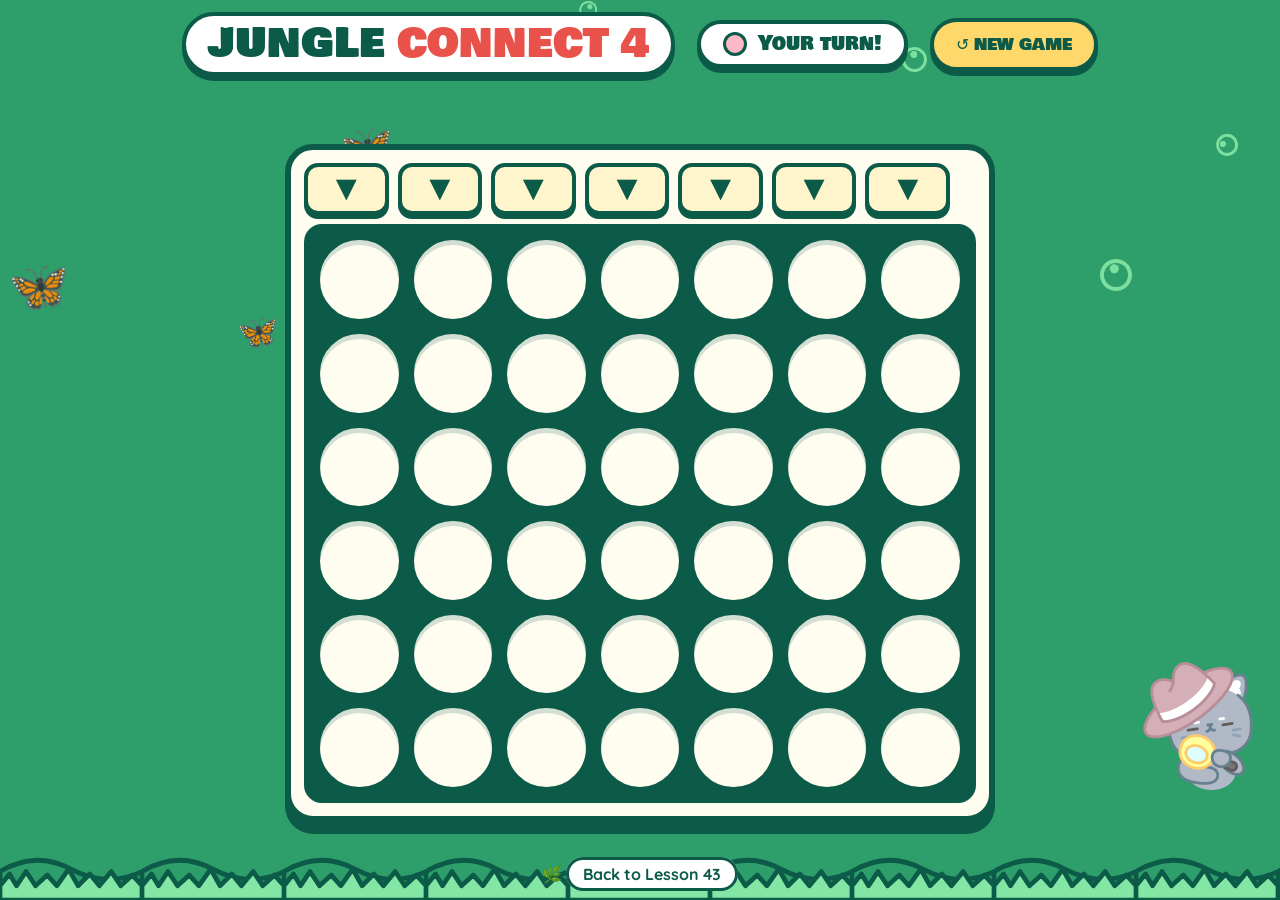
<file: jungle-connect-4.html>
<!DOCTYPE html>
<html lang="en-GB">
<head>
<meta charset="utf-8">
<meta name="viewport" content="width=device-width, initial-scale=1">
<title>Jungle Connect 4 🌴</title>
<style>
@font-face { font-family:'Bowlby One SC'; src:url('fonts/BowlbyOneSC-Regular.ttf') format('truetype'); font-weight:400; font-display:swap; }
@font-face { font-family:'Quicksand'; src:url('fonts/Quicksand-Medium.ttf') format('truetype'); font-weight:500; font-display:swap; }
@font-face { font-family:'Quicksand'; src:url('fonts/Quicksand-Bold.ttf') format('truetype'); font-weight:700; font-display:swap; }

:root{--ink:#0C5A48;--deep:#1E78B4;--gold:#FFD86B;--white:#fff;--you:#FFB8C6;--you-dk:#E9524A;--cpu:#84E6A4;--cpu-dk:#2E9E6B;
--disp:'Bowlby One SC','Arial Black',sans-serif;--body:'Quicksand','Trebuchet MS',sans-serif;}
*{box-sizing:border-box;-webkit-tap-highlight-color:transparent;touch-action:manipulation;}
html,body{margin:0;height:100%;font-family:var(--body);user-select:none;-webkit-user-select:none;overflow:hidden;background-color:#2E9E6B;}
a{color:#1E78B4;}a:hover{color:#0C5A48;}
.scene{position:fixed;inset:0;z-index:0;pointer-events:none;overflow:hidden;}
.scene::after{content:"";position:absolute;left:0;right:0;bottom:0;height:64px;background-image:url("data:image/svg+xml,%3Csvg xmlns='http://www.w3.org/2000/svg' width='120' height='54'%3E%3Cpath d='M0 54V30Q30 12 60 28T120 30V54Z' fill='%232E9E6B' stroke='%230C5A48' stroke-width='4'/%3E%3Cpath d='M0 54V42L8 32L14 42L22 30L30 42L40 33L48 42L58 28L66 42L76 32L84 42L94 30L102 42L112 33L120 42V54Z' fill='%2384E6A4' stroke='%230C5A48' stroke-width='4' stroke-linejoin='round'/%3E%3C/svg%3E");background-size:142px 64px;}
.drift i{position:absolute;font-style:normal;line-height:1;opacity:.9;animation:dr 2.6s ease-in-out infinite alternate;}
.drift i.dt{width:.6em;height:.6em;border-radius:50%;border:.09em solid var(--c);background:radial-gradient(circle at 32% 30%,var(--c) 0 .08em,transparent .09em);}.drift i.mk{width:1em;height:.2em;border-radius:1em;background:var(--c);box-shadow:0 .42em 0 var(--c),0 -.42em 0 var(--c);}
@keyframes dr{from{translate:0 0}to{translate:0 -8px}}
@media (prefers-reduced-motion: reduce){.drift i{animation:none;}}
button{font-family:inherit;cursor:pointer;}
#wrap{position:relative;z-index:2;height:100vh;display:flex;flex-direction:column;align-items:center;padding:12px clamp(8px,2vw,30px) 18px;}
header{display:flex;align-items:center;gap:clamp(10px,2vw,22px);flex-wrap:wrap;justify-content:center;margin-bottom:8px;}
h1{font-family:var(--disp);font-weight:400;color:var(--ink);font-size:clamp(22px,3.3vw,40px);margin:0;line-height:1;background:#fff;border:4px solid var(--ink);border-radius:999px;padding:8px 22px;box-shadow:0 5px 0 var(--ink);}
h1 .em{color:#E9524A;}
#turn{display:flex;align-items:center;gap:11px;background:#fff;border:4px solid var(--ink);border-radius:999px;padding:8px 22px;box-shadow:0 5px 0 var(--ink);}
#turn .dot{width:24px;height:24px;border-radius:50%;border:3px solid var(--ink);flex:none;}
#turn .who{font-family:var(--disp);font-size:clamp(15px,2vw,20px);color:var(--ink);line-height:1;}
#turn.you .dot{background:var(--you);}#turn.cpu .dot{background:var(--cpu);}
.btn{font-family:var(--disp);font-size:16px;text-transform:uppercase;color:var(--ink);background:var(--gold);border:4px solid var(--ink);border-radius:999px;padding:10px 22px;box-shadow:0 5px 0 var(--ink);transition:transform .1s,box-shadow .1s;}
.btn:active{transform:translateY(3px);box-shadow:0 2px 0 var(--ink);}
#stage{flex:1;min-height:0;display:flex;align-items:center;justify-content:center;width:100%;}
#frame{--cell:clamp(40px,9.4vh,86px);--gap:clamp(6px,1vh,12px);background:#FFFCF0;border:6px solid var(--ink);border-radius:28px;padding:calc(var(--gap)*1.4);box-shadow:0 12px 0 var(--ink);}
#cols{display:grid;grid-template-columns:repeat(7,var(--cell));gap:var(--gap);margin-bottom:var(--gap);}
.colbtn{height:calc(var(--cell)*0.62);border:4px solid var(--ink);border-radius:14px;background:#FFF5CC;font-family:var(--disp);font-size:calc(var(--cell)*0.42);color:var(--ink);display:grid;place-items:center;line-height:1;box-shadow:0 4px 0 var(--ink);transition:transform .08s,box-shadow .08s,background .15s;}
.colbtn:hover:not(:disabled){background:#FFD86B;transform:translateY(-2px);box-shadow:0 6px 0 var(--ink);}
.colbtn:active:not(:disabled){transform:translateY(3px);box-shadow:0 1px 0 var(--ink);}
.colbtn:disabled{opacity:.5;cursor:not-allowed;}
#board{display:grid;grid-template-columns:repeat(7,var(--cell));grid-auto-rows:var(--cell);gap:var(--gap);background:#0C5A48;padding:var(--gap);border-radius:18px;border:4px solid var(--ink);}
.cell{width:var(--cell);height:var(--cell);border-radius:50%;background:#FFFCF0;border:3px solid var(--ink);box-shadow:inset 0 5px 0 rgba(12,90,72,.18);position:relative;overflow:hidden;}
.disc{position:absolute;inset:5%;border-radius:50%;display:grid;place-items:center;border:4px solid var(--ink);font-size:calc(var(--cell)*0.42);}
.disc.you{background:var(--you);}
.disc.cpu{background:var(--cpu);}
.disc.drop{animation:drop .5s cubic-bezier(.3,.1,.3,1);}
@keyframes drop{0%{transform:translateY(calc(-1*var(--d)))}68%{transform:translateY(0)}80%{transform:translateY(-9%)}90%{transform:translateY(0)}95%{transform:translateY(-3%)}100%{transform:translateY(0)}}
.disc.you::after{content:"⭐";}
.disc.cpu::after{content:"🦍";}
.cell.win .disc{animation:winp .7s ease-in-out infinite;box-shadow:0 0 0 5px var(--you-dk);z-index:2;}
@keyframes winp{0%,100%{transform:scale(1)}50%{transform:scale(1.12)}}
#mascot{position:fixed;right:18px;bottom:110px;width:clamp(80px,10vw,140px);z-index:2;pointer-events:none;animation:mbob 4s ease-in-out infinite;}
@keyframes mbob{0%,100%{transform:rotate(-6deg) translateY(0)}50%{transform:rotate(-4deg) translateY(-10px)}}
#over{position:fixed;inset:0;z-index:50;display:none;place-items:center;background:rgba(12,90,72,.55);}
#over.show{display:grid;animation:fade .3s ease;}
@keyframes fade{from{opacity:0}to{opacity:1}}
.card{background:#FFFCF0;border:6px solid var(--ink);border-radius:36px;padding:clamp(26px,4vw,46px);text-align:center;box-shadow:0 12px 0 var(--ink);max-width:90vw;animation:pop .45s cubic-bezier(.34,1.5,.5,1);}
@keyframes pop{0%{transform:scale(.7)}100%{transform:scale(1)}}
.card .ico{width:clamp(110px,16vw,168px);height:clamp(110px,16vw,168px);margin:0 auto;display:none;animation:bob 1.5s ease-in-out infinite;}
.card .ico.show{display:block;}
@keyframes bob{0%,100%{transform:translateY(0) rotate(-5deg)}50%{transform:translateY(-12px) rotate(5deg)}}
.card h2{font-family:var(--disp);font-weight:400;font-size:clamp(32px,5vw,54px);margin:6px 0 18px;line-height:1;text-shadow:3px 3px 0 var(--ink);}
.card h2.you{color:var(--you);}.card h2.cpu{color:var(--cpu);}.card h2.draw{color:#fff;}
.conf{position:fixed;top:-20px;z-index:60;pointer-events:none;border-radius:2px;animation:fall linear forwards;}
@keyframes fall{to{transform:translateY(110vh) rotate(720deg);opacity:.9;}}
.backlink{position:fixed;left:0;right:0;bottom:16px;text-align:center;z-index:3;font-weight:700;font-size:16px;color:var(--ink);}
.backlink a{color:var(--ink);text-decoration:none;background:#fff;border:3px solid var(--ink);border-radius:999px;padding:4px 14px;}
</style>
</head>
<body>
<template id="__bundler_thumbnail"><svg viewBox="0 0 512 512" xmlns="http://www.w3.org/2000/svg"><rect width="512" height="512" fill="#8FD3F4"></rect><rect x="86" y="120" width="340" height="300" rx="26" fill="#FFFCF0" stroke="#0C5A48" stroke-width="14"></rect><circle cx="170" cy="200" r="34" fill="#FFB8C6"></circle><circle cx="256" cy="200" r="34" fill="#8FD3F4"></circle><circle cx="342" cy="200" r="34" fill="#E3F5FD"></circle><circle cx="170" cy="290" r="34" fill="#8FD3F4"></circle><circle cx="256" cy="290" r="34" fill="#FFB8C6"></circle><circle cx="342" cy="290" r="34" fill="#FFB8C6"></circle><circle cx="170" cy="380" r="34" fill="#E3F5FD"></circle><circle cx="256" cy="380" r="34" fill="#8FD3F4"></circle><circle cx="342" cy="380" r="34" fill="#E3F5FD"></circle></svg></template>

<div class="scene"><div class="drift" id="drift"></div></div>

<div id="wrap">
  <header>
    <h1>JUNGLE <span class="em">CONNECT 4</span></h1>
    <div id="turn" class="you"><span class="dot"></span><span class="who">Your turn!</span></div>
    <button class="btn" id="newBtn">↺ New Game</button>
  </header>
  <div id="stage">
    <div id="frame">
      <div id="cols"></div>
      <div id="board"></div>
    </div>
  </div>
</div>

<img id="mascot" src="stickers/detective/cat-detective.png" alt="Detective cat mascot">

<div id="over">
  <div class="card">
    <img class="ico" id="icoYou" src="stickers/faces/tears-of-joy.png" alt="Happy cat sticker">
    <img class="ico" id="icoCpu" src="stickers/faces/thoughtful.png" alt="Thoughtful cat sticker">
    <img class="ico" id="icoDraw" src="stickers/faces/smile.png" alt="Smiling cat sticker">
    <h2 id="overMsg">You win!</h2>
    <button class="btn" id="againBtn">⭐ Play Again</button>
  </div>
</div>

<div class="backlink">🌿 <a href="lesson-43-voice-of-nature.html">Back to Lesson 43</a></div>

<script>
(function(){
  "use strict";
  var COLS=7, ROWS=6, YOU=1, CPU=2;
  var grid, current, busy, gameOver;

  var colsEl=document.getElementById('cols'),
      boardEl=document.getElementById('board'),
      turnEl=document.getElementById('turn'),
      overEl=document.getElementById('over');

  var AC=null, soundOn=true;
  function ac(){ if(!AC){ try{AC=new(window.AudioContext||window.webkitAudioContext)();}catch(e){} } if(AC&&AC.state==='suspended'){ try{AC.resume();}catch(e){} } return AC; }
  function tone(f,d,t,v){ if(!soundOn) return; var c=ac(); if(!c) return; var o=c.createOscillator(),g=c.createGain(); o.type=t||'sine'; o.frequency.value=f; g.gain.setValueAtTime(.0001,c.currentTime); g.gain.exponentialRampToValueAtTime(v||.18,c.currentTime+.02); g.gain.exponentialRampToValueAtTime(.0001,c.currentTime+d); o.connect(g).connect(c.destination); o.start(); o.stop(c.currentTime+d+.02); }
  function dropSound(){ tone(300,.12,'sine',.16); setTimeout(function(){tone(160,.1,'sine',.12);},90); }
  function winSound(){ [523,659,784,1047].forEach(function(f,i){ setTimeout(function(){tone(f,.28,'triangle',.22);}, i*110); }); }
  function loseSound(){ [392,330,262].forEach(function(f,i){ setTimeout(function(){tone(f,.3,'sawtooth',.16);}, i*140); }); }

  function emptyGrid(){ var g=[]; for(var c=0;c<COLS;c++){ g[c]=[]; for(var r=0;r<ROWS;r++) g[c][r]=0; } return g; }
  function lowestEmpty(g,c){ for(var r=ROWS-1;r>=0;r--) if(g[c][r]===0) return r; return -1; }
  function validCols(g){ var v=[]; for(var c=0;c<COLS;c++) if(g[c][0]===0) v.push(c); return v; }

  var DIRS=[[1,0],[0,1],[1,1],[1,-1]];
  function winningCells(g,player){
    for(var c=0;c<COLS;c++) for(var r=0;r<ROWS;r++){
      if(g[c][r]!==player) continue;
      for(var d=0;d<DIRS.length;d++){
        var dc=DIRS[d][0], dr=DIRS[d][1], cells=[[c,r]], ok=true;
        for(var k=1;k<4;k++){ var nc=c+dc*k, nr=r+dr*k;
          if(nc<0||nc>=COLS||nr<0||nr>=ROWS||g[nc][nr]!==player){ ok=false; break; } cells.push([nc,nr]); }
        if(ok) return cells;
      }
    }
    return null;
  }
  function isWin(g,p){ return !!winningCells(g,p); }

  function build(){
    grid=emptyGrid(); current=YOU; busy=false; gameOver=false;
    overEl.classList.remove('show');
    setTurn(YOU);
    colsEl.innerHTML=''; boardEl.innerHTML='';
    for(var c=0;c<COLS;c++){
      (function(col){
        var b=document.createElement('button'); b.className='colbtn'; b.dataset.col=col; b.textContent='▼';
        b.setAttribute('aria-label','Drop in column '+(col+1));
        b.addEventListener('click',function(){ playerMove(col); });
        colsEl.appendChild(b);
      })(c);
    }
    for(var r=0;r<ROWS;r++) for(var cc=0;cc<COLS;cc++){
      var cell=document.createElement('div'); cell.className='cell'; cell.dataset.c=cc; cell.dataset.r=r;
      boardEl.appendChild(cell);
    }
  }
  function cellEl(c,r){ return boardEl.querySelector('.cell[data-c="'+c+'"][data-r="'+r+'"]'); }

  function setTurn(p){
    turnEl.className = p===YOU?'you':'cpu';
    turnEl.querySelector('.who').textContent = p===YOU?'Your turn!':'Gus the Gorilla is thinking… 🦍';
  }
  function setColsEnabled(on){
    [].forEach.call(colsEl.children,function(b){
      var col=+b.dataset.col; b.disabled = !on || grid[col][0]!==0;
    });
  }

  function place(col, player, after){
    var r=lowestEmpty(grid,col); if(r<0) return;
    grid[col][r]=player;
    var cell=cellEl(col,r);
    var disc=document.createElement('div'); disc.className='disc '+(player===YOU?'you':'cpu')+' drop';
    var cellPx=cell.getBoundingClientRect().height; var gap=parseFloat(getComputedStyle(boardEl).gap)||10;
    disc.style.setProperty('--d', ((r+1)*(cellPx+gap))+'px');
    cell.appendChild(disc); dropSound();
    setTimeout(function(){ disc.classList.remove('drop'); if(after) after(r); },500);
  }

  function playerMove(col){
    if(busy||gameOver||grid[col][0]!==0||current!==YOU) return;
    ac(); busy=true; setColsEnabled(false);
    place(col,YOU,function(){
      if(checkEnd(YOU)) return;
      current=CPU; setTurn(CPU);
      setTimeout(cpuMove, 520);
    });
  }

  function cpuMove(){
    if(gameOver) return;
    var col=chooseCpu();
    place(col,CPU,function(){
      if(checkEnd(CPU)) return;
      current=YOU; setTurn(YOU); busy=false; setColsEnabled(true);
    });
  }

  function checkEnd(player){
    var cells=winningCells(grid,player);
    if(cells){ gameOver=true; busy=true; setColsEnabled(false);
      cells.forEach(function(p){ cellEl(p[0],p[1]).classList.add('win'); });
      setTimeout(function(){ showResult(player); }, 700);
      return true;
    }
    if(validCols(grid).length===0){ gameOver=true; setTimeout(function(){ showResult(0); },400); return true; }
    return false;
  }

  function copyGrid(g){ return g.map(function(col){ return col.slice(); }); }
  function tryDrop(g,col,p){ var r=lowestEmpty(g,col); if(r<0) return -1; g[col][r]=p; return r; }

  function chooseCpu(){
    var g=copyGrid(grid), ORDER=[3,2,4,1,5,0,6].filter(function(c){return c<COLS;}), t0=Date.now(), LIMIT=900, timeUp=false, WIN=1000000;
    function winAt(g,c,r,p){
      for(var d=0;d<DIRS.length;d++){ var dc=DIRS[d][0], dr=DIRS[d][1], n=1, k;
        for(k=1;k<4;k++){ var a=c+dc*k,b=r+dr*k; if(a<0||a>=COLS||b<0||b>=ROWS||g[a][b]!==p) break; n++; }
        for(k=1;k<4;k++){ var a2=c-dc*k,b2=r-dr*k; if(a2<0||a2>=COLS||b2<0||b2>=ROWS||g[a2][b2]!==p) break; n++; }
        if(n>=4) return true; }
      return false;
    }
    function heur(g){
      var s=0, mid=Math.floor(COLS/2);
      for(var r=0;r<ROWS;r++){ if(g[mid][r]===CPU) s+=4; else if(g[mid][r]===YOU) s-=4; }
      for(var c=0;c<COLS;c++) for(var r2=0;r2<ROWS;r2++) for(var d=0;d<DIRS.length;d++){
        var dc=DIRS[d][0], dr=DIRS[d][1], ec=c+dc*3, er=r2+dr*3;
        if(ec<0||ec>=COLS||er<0||er>=ROWS) continue;
        var me=0, op=0;
        for(var k=0;k<4;k++){ var v=g[c+dc*k][r2+dr*k]; if(v===CPU) me++; else if(v===YOU) op++; }
        if(me&&op) continue;
        if(me===3) s+=50; else if(me===2) s+=8;
        if(op===3) s-=60; else if(op===2) s-=8;
      }
      return s;
    }
    function negamax(depth,alpha,beta,p,ply){
      if(((++nodes)&1023)===0 && Date.now()-t0>LIMIT) timeUp=true;
      if(timeUp) return 0;
      var opp=p===CPU?YOU:CPU, any=false, c, r;
      for(var i=0;i<ORDER.length;i++){ c=ORDER[i]; r=lowestEmpty(g,c); if(r<0) continue; any=true;
        g[c][r]=p; var w=winAt(g,c,r,p); g[c][r]=0; if(w) return WIN-ply; }
      if(!any) return 0;
      if(depth===0) return p===CPU?heur(g):-heur(g);
      var best=-Infinity;
      for(var j=0;j<ORDER.length;j++){ c=ORDER[j]; r=lowestEmpty(g,c); if(r<0) continue;
        g[c][r]=p; var val=-negamax(depth-1,-beta,-alpha,opp,ply+1); g[c][r]=0;
        if(timeUp) return 0;
        if(val>best) best=val; if(val>alpha) alpha=val; if(alpha>=beta) break; }
      return best;
    }
    var nodes=0, valid=validCols(grid), bestCol=valid.indexOf(3)>=0?3:valid[0];
    for(var vi=0;vi<valid.length;vi++){ var rr=lowestEmpty(g,valid[vi]); g[valid[vi]][rr]=CPU; var ww=winAt(g,valid[vi],rr,CPU); g[valid[vi]][rr]=0; if(ww) return valid[vi]; }
    for(var depth=1;depth<=12;depth++){
      var scores=[], top=-Infinity;
      for(var i=0;i<ORDER.length;i++){ var c=ORDER[i], r=lowestEmpty(g,c); if(r<0) continue;
        g[c][r]=CPU; var v=-negamax(depth-1,-Infinity,Infinity,YOU,1); g[c][r]=0;
        if(timeUp) break; scores.push([c,v]); if(v>top) top=v; }
      if(timeUp) break;
      var tied=scores.filter(function(x){return x[1]>=top-3;}).map(function(x){return x[0];});
      bestCol=tied[Math.floor(Math.random()*tied.length)];
      if(top>=WIN-50) break;
    }
    return bestCol;
  }
  function countLines(g,p,len){
    var n=0;
    for(var c=0;c<COLS;c++) for(var r=0;r<ROWS;r++){
      for(var d=0;d<DIRS.length;d++){
        var dc=DIRS[d][0], dr=DIRS[d][1], cnt=0, ok=true;
        for(var k=0;k<4;k++){ var nc=c+dc*k, nr=r+dr*k;
          if(nc<0||nc>=COLS||nr<0||nr>=ROWS){ ok=false; break; }
          var v=g[nc][nr]; if(v===p) cnt++; else if(v!==0){ ok=false; break; } }
        if(ok && cnt===len) n++;
      }
    }
    return n;
  }

  function showResult(player){
    var msg=document.getElementById('overMsg');
    ['icoYou','icoCpu','icoDraw'].forEach(function(id){ document.getElementById(id).classList.remove('show'); });
    if(player===YOU){ document.getElementById('icoYou').classList.add('show'); msg.textContent='YOU WIN!'; msg.className='you'; winSound(); confetti(); }
    else if(player===CPU){ document.getElementById('icoCpu').classList.add('show'); msg.textContent='Ha! Gus the Gorilla won! 🦍'; msg.className='cpu'; loseSound(); }
    else { document.getElementById('icoDraw').classList.add('show'); msg.textContent="It's a draw!"; msg.className='draw'; tone(440,.2,'sine',.15); }
    overEl.classList.add('show');
  }
  function confetti(){
    var cols=['#E9524A','#FFD86B','#8FD3F4','#FFB8C6','#fff','#84E6A4'];
    for(var i=0;i<90;i++){ var d=document.createElement('div'); d.className='conf';
      var s=7+Math.random()*9; d.style.width=s+'px'; d.style.height=(s*0.5)+'px';
      d.style.left=Math.random()*100+'vw'; d.style.background=cols[i%cols.length];
      d.style.animationDuration=(2.4+Math.random()*2)+'s'; d.style.animationDelay=(Math.random()*0.6)+'s';
      if(Math.random()<.5) d.style.borderRadius='50%';
      document.body.appendChild(d); (function(el){setTimeout(function(){el.remove();},5200);})(d);
    }
  }

  document.getElementById('newBtn').addEventListener('click',function(){ build(); setColsEnabled(true); });
  document.getElementById('againBtn').addEventListener('click',function(){ build(); setColsEnabled(true); });

  build(); setColsEnabled(true);
})();
</script>
<script>(function(){var b=document.getElementById('drift'),t=['🍃','⭐','🦋'],C=['#84E6A4','#FFB8C6','#FFF5CC'];for(var i=0;i<20;i++){var e=document.createElement('i');var x=Math.random()*100,y=Math.random()*80;if(i%3===2){e.textContent=t[i%t.length];e.style.cssText='font-size:'+(26+Math.random()*24)+'px;';}else{e.className='dt';e.style.cssText='font-size:'+(30+Math.random()*24)+'px;--c:'+C[i%C.length]+';transform:rotate('+(Math.random()*140-70)+'deg);';}e.style.left=x+'%';e.style.top=y+'%';e.style.animationDelay='-'+(Math.random()*2.6)+'s';b.appendChild(e);}})();</script>
</body>
</html>
</file>
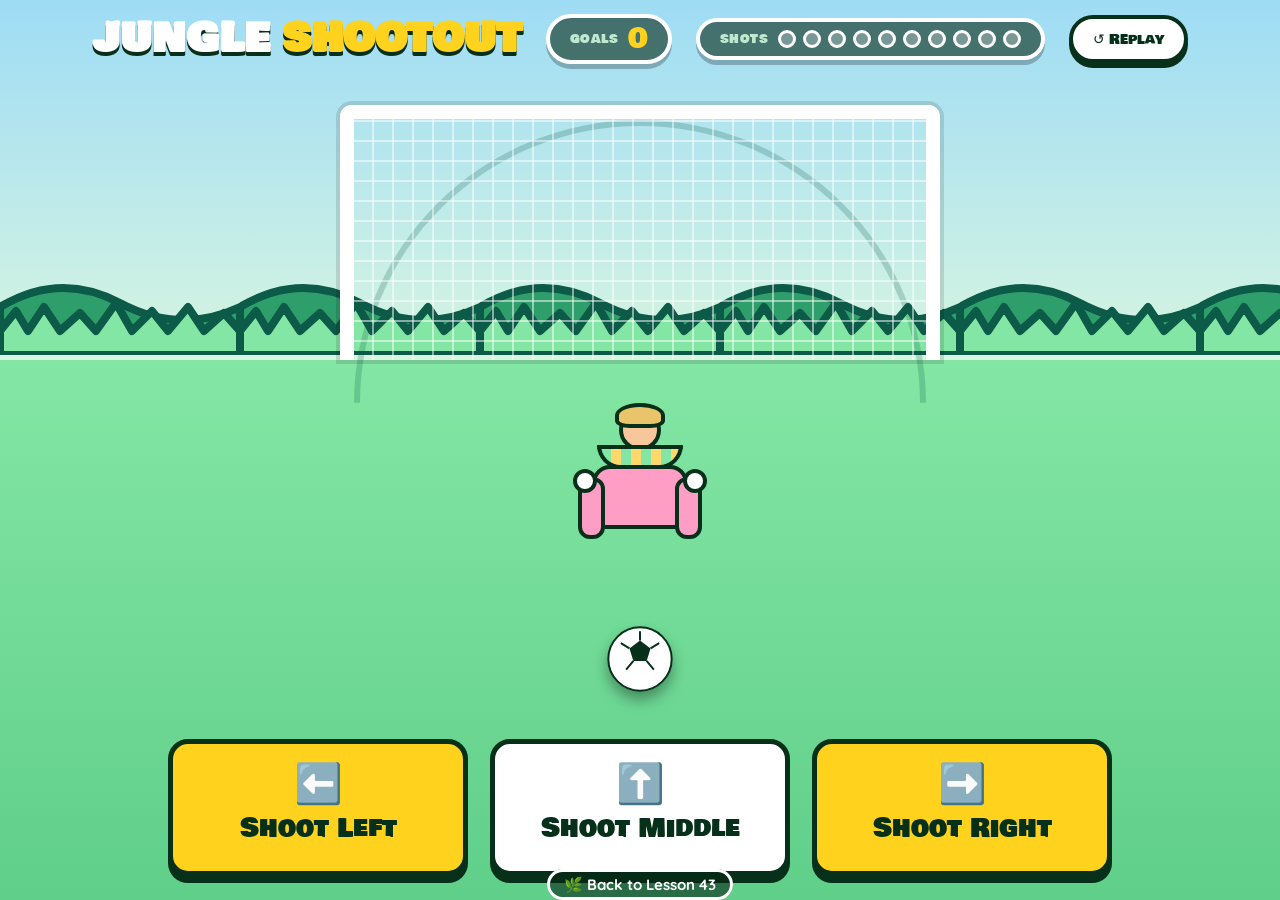
<file: jungle-shootout.html>
<!DOCTYPE html>
<html lang="en-GB">
<head>
<meta charset="utf-8">
<meta name="viewport" content="width=device-width, initial-scale=1">
<title>Jungle Penalty Shootout ⚽</title>
<style>
@font-face { font-family:'Bowlby One SC'; src:url('fonts/BowlbyOneSC-Regular.ttf') format('truetype'); font-weight:400; font-display:swap; }
@font-face { font-family:'Quicksand'; src:url('fonts/Quicksand-Medium.ttf') format('truetype'); font-weight:500; font-display:swap; }
@font-face { font-family:'Quicksand'; src:url('fonts/Quicksand-Bold.ttf') format('truetype'); font-weight:700; font-display:swap; }

:root{
  --pitch:#119C4C; --pitch-lt:#16AE56; --pitch-dk:#0B7437; --deep:#073f1f; --ink:#06301a;
  --gold:#FFD21E; --gold-dk:#E0A800; --white:#fff; --red:#E63B2E; --blue:#2C6DE0;
  --disp:'Bowlby One SC','Arial Black',sans-serif; --body:'Quicksand','Trebuchet MS',sans-serif;
}
*{box-sizing:border-box; -webkit-tap-highlight-color:transparent; touch-action:manipulation;}
html,body{margin:0; height:100%; font-family:var(--body); user-select:none; overflow:hidden;}
button{font-family:inherit; cursor:pointer;}

#wrap{position:relative; height:100vh; display:flex; flex-direction:column;
  background:url("data:image/svg+xml,%3Csvg xmlns='http://www.w3.org/2000/svg' width='120' height='54'%3E%3Cpath d='M0 54V30Q30 12 60 28T120 30V54Z' fill='%232E9E6B' stroke='%230C5A48' stroke-width='4'/%3E%3Cpath d='M0 54V42L8 32L14 42L22 30L30 42L40 33L48 42L58 28L66 42L76 32L84 42L94 30L102 42L112 33L120 42V54Z' fill='%2384E6A4' stroke='%230C5A48' stroke-width='4' stroke-linejoin='round'/%3E%3C/svg%3E") 0 calc(40% - 70px)/240px 108px repeat-x,linear-gradient(180deg,#9EDCF5 0%,#D7F5E1 40%,#84E6A4 40%,#5FCF8A 100%);}

/* ---------- HUD ---------- */
header{display:flex; align-items:center; gap:clamp(10px,2vw,24px); flex-wrap:wrap; justify-content:center; padding:14px 16px 8px; z-index:5;}
h1{font-family:var(--disp); color:#fff; font-size:clamp(22px,3.4vw,40px); margin:0; text-shadow:0 4px 0 var(--ink),0 0 16px rgba(0,0,0,.3); line-height:1;}
h1 .em{color:var(--gold);}
.stat{background:rgba(6,40,22,.6); border:4px solid #fff; border-radius:999px; padding:7px 20px; display:flex; align-items:center; gap:9px; box-shadow:0 5px 0 rgba(0,0,0,.25);}
.stat .lbl{font-family:var(--disp); font-size:12px; color:#bfe9cf; letter-spacing:.05em;}
.stat .val{font-family:var(--disp); font-size:clamp(20px,2.6vw,28px); color:var(--gold); line-height:1; min-width:1ch; text-align:center;}
.val.bump{animation:bump .25s ease;}
@keyframes bump{0%{transform:scale(1)}45%{transform:scale(1.3)}100%{transform:scale(1)}}
#shots{display:flex; gap:7px;}
#shots .pip{width:18px; height:18px; border-radius:50%; background:rgba(255,255,255,.28); border:3px solid #fff;}
#shots .pip.goal{background:var(--gold);} #shots .pip.miss{background:var(--red);}
.hbtn{font-family:var(--disp); font-size:14px; color:var(--ink); background:#fff; border:4px solid var(--ink); border-radius:999px; padding:9px 20px; box-shadow:0 5px 0 var(--ink); transition:transform .1s, box-shadow .1s;}
.hbtn:hover{background:#f0f0f0;}
.hbtn:active{transform:translateY(3px); box-shadow:0 2px 0 var(--ink);}

/* ---------- PITCH ---------- */
#field{position:relative; flex:1; min-height:0;}
#field::before{content:""; position:absolute; left:50%; bottom:6%; width:min(560px,80vw); height:min(560px,80vw); transform:translateX(-50%);
  border:6px solid rgba(12,90,72,.22); border-radius:50%; border-bottom:none; clip-path:inset(0 0 50% 0);}
.spot{position:absolute; left:50%; bottom:7%; width:26px; height:9px; transform:translateX(-50%); background:rgba(12,90,72,.3); border-radius:50%;}

/* goal */
#goal{position:absolute; left:50%; top:5%; transform:translateX(-50%); width:min(600px,82vw); aspect-ratio:2.35/1;
  border:14px solid #fff; border-bottom:none; border-radius:12px 12px 0 0;
  background:
    repeating-linear-gradient(0deg,transparent 0 18px,rgba(255,255,255,.5) 18px 20px),
    repeating-linear-gradient(90deg,transparent 0 18px,rgba(255,255,255,.5) 18px 20px);
  box-shadow:0 0 0 4px rgba(0,0,0,.12);}
#goal.ripple{animation:ripple .45s ease;}
@keyframes ripple{0%{transform:translateX(-50%) scaleY(1)}30%{transform:translateX(-50%) scaleY(.92)}60%{transform:translateX(-50%) scaleY(1.03)}100%{transform:translateX(-50%) scaleY(1)}}

/* keeper */
#keeper{position:absolute; left:50%; bottom:30%; width:clamp(80px,12vw,124px); transform:translateX(-50%); transition:transform .42s cubic-bezier(.3,1,.5,1); z-index:3;}
#keeper .head{position:relative; width:34%; aspect-ratio:1; background:#F7C79B; border:4px solid var(--ink); border-radius:50%; margin:0 auto;}
#keeper .head::before{content:""; position:absolute; left:-22%; right:-22%; top:-30%; height:50%; background:#C9D3D1; border:4px solid var(--ink); border-radius:50% 50% 30% 30%; z-index:2;}
#keeper .head::after{content:none;}
#keeper .horn{position:absolute; top:-78%; width:34%; height:62%; background:#FFF5CC; border:4px solid var(--ink); border-radius:80% 80% 20% 20%; z-index:1;}
#keeper .hl{left:-42%; transform:rotate(-32deg);} #keeper .hr{right:-42%; transform:rotate(32deg);}
#keeper .ruff{position:relative; z-index:2; width:70%; height:18px; margin:-6px auto 0; background:#FFD86B; border:4px solid var(--ink); border-radius:6px 6px 999px 999px; height:24px;}
#keeper .body{position:relative; margin:-4px auto 0; width:78%; height:64px; background:#FF9EC4; border:4px solid var(--ink); border-radius:18px 18px 10px 10px;}
#keeper .body::before, #keeper .body::after{content:""; position:absolute; top:8px; width:22%; height:54px; background:#FF9EC4; border:4px solid var(--ink); border-radius:12px;}
#keeper .body::before{left:-20%; transform-origin:top right;}
#keeper .body::after{right:-20%; transform-origin:top left;}
#keeper .glove{position:absolute; top:0; width:24px; height:24px; background:#fff; border:4px solid var(--ink); border-radius:50%; z-index:2;}
#keeper .gl-l{left:-26%;} #keeper .gl-r{right:-26%;}
#keeper.dive-left{transform:translateX(calc(-50% - 150px)) rotate(-58deg);}
#keeper.dive-right{transform:translateX(calc(-50% + 150px)) rotate(58deg);}
#keeper.dive-mid{transform:translateX(-50%) translateY(-26px);}

/* ball */
#ball{position:absolute; left:50%; bottom:5%; width:clamp(46px,6.5vw,66px); aspect-ratio:1; transform:translateX(-50%);
  z-index:4; filter:drop-shadow(0 8px 7px rgba(0,0,0,.35)); transition:transform .5s cubic-bezier(.35,.05,.3,1);}
#ball svg{width:100%; height:100%; display:block;}
#ball.spin svg{animation:spin .5s linear;}
@keyframes spin{to{transform:rotate(360deg)}}

/* result flash */
#flash{position:absolute; left:50%; top:40%; transform:translate(-50%,-50%) scale(.4); z-index:6; opacity:0;
  font-family:var(--disp); font-size:clamp(48px,9vw,104px); text-shadow:0 5px 0 var(--ink),0 0 26px rgba(0,0,0,.4); pointer-events:none; white-space:nowrap;}
#flash.show{animation:flash 1.1s ease forwards;}
@keyframes flash{0%{opacity:0;transform:translate(-50%,-50%) scale(.4)}18%{opacity:1;transform:translate(-50%,-50%) scale(1.12)}30%{transform:translate(-50%,-50%) scale(1)}80%{opacity:1}100%{opacity:0;transform:translate(-50%,-60%) scale(1)}}
#flash.goal{color:var(--gold);} #flash.save{color:#fff;}

/* ---------- BUTTONS ---------- */
#controls{display:flex; gap:clamp(10px,2vw,22px); justify-content:center; padding:14px clamp(10px,3vw,40px) 24px; z-index:5;}
.shoot{flex:1; max-width:300px; font-family:var(--disp); font-size:clamp(17px,2.4vw,26px); color:var(--ink);
  background:var(--gold); border:5px solid var(--ink); border-radius:20px; padding:clamp(16px,2.4vh,26px) 10px;
  box-shadow:0 7px 0 var(--ink); transition:transform .1s, box-shadow .1s, background .15s; display:flex; flex-direction:column; align-items:center; gap:4px;}
.shoot .ar{font-size:1.5em; line-height:1;}
.shoot:hover:not(:disabled){background:#FFE266; transform:translateY(-2px); box-shadow:0 9px 0 var(--ink);}
.shoot:active:not(:disabled){transform:translateY(4px); box-shadow:0 3px 0 var(--ink);}
.shoot:disabled{opacity:.55; cursor:not-allowed;}
.shoot.mid{background:#fff;} .shoot.mid:hover:not(:disabled){background:#f0f0f0;}

/* ---------- OVERLAY ---------- */
#over{position:fixed; inset:0; z-index:30; display:none; place-items:center; background:rgba(6,40,22,.82); backdrop-filter:blur(3px);}
#over.show{display:grid; animation:fade .3s ease;}
@keyframes fade{from{opacity:0}to{opacity:1}}
.card{background:#fff; border:7px solid var(--ink); border-radius:30px; padding:clamp(26px,4vw,46px) clamp(30px,5vw,60px); text-align:center; box-shadow:0 16px 0 rgba(0,0,0,.3); max-width:90vw; animation:pop .45s cubic-bezier(.34,1.5,.5,1);}
@keyframes pop{0%{transform:scale(.7)}100%{transform:scale(1)}}
.card .ico{font-size:clamp(58px,10vw,104px); line-height:1; animation:bob 1.5s ease-in-out infinite;}
@keyframes bob{0%,100%{transform:translateY(0) rotate(-5deg)}50%{transform:translateY(-12px) rotate(5deg)}}
.card h2{font-family:var(--disp); color:var(--ink); font-size:clamp(30px,4.6vw,50px); margin:8px 0 2px; line-height:1.05;}
.card .big{font-family:var(--disp); color:var(--red); font-size:clamp(40px,7vw,76px); margin:4px 0;}
.card p{font-weight:700; color:#3a5a48; font-size:clamp(17px,2.3vw,22px); margin:0 0 22px;}
.btn{font-family:var(--disp); font-size:clamp(18px,2.4vw,24px); color:var(--ink); background:var(--gold); border:5px solid var(--ink); border-radius:16px; padding:14px 34px; box-shadow:0 6px 0 var(--ink); transition:transform .1s, box-shadow .1s;}
.btn:active{transform:translateY(3px); box-shadow:0 3px 0 var(--ink);}

.conf{position:fixed; top:-20px; z-index:40; pointer-events:none; border-radius:2px; animation:fall linear forwards;}
@keyframes fall{to{transform:translateY(110vh) rotate(720deg); opacity:.9;}}
/* snowy keeper: woolly hat + ski goggles + stripy scarf */
#keeper .horn{display:none;}
#keeper .head::before{background:#E9C46A;}
#keeper .head::after{content:none;}
#keeper .ruff{background:repeating-linear-gradient(90deg,#84E6A4 0 10px,#FFD86B 10px 20px);}
h1{text-shadow:0 4px 0 var(--ink);}
</style>
</head>
<body>
<template id="__bundler_thumbnail">
<svg viewBox="0 0 512 512" xmlns="http://www.w3.org/2000/svg">
  <rect width="512" height="512" fill="#DCEBF7"/>
  <rect x="70" y="120" width="372" height="180" rx="10" fill="none" stroke="#fff" stroke-width="18"/>
  <rect x="226" y="210" width="60" height="86" rx="14" fill="#FFD21E" stroke="#06301a" stroke-width="10"/>
  <circle cx="256" cy="186" r="22" fill="#F7C79B" stroke="#06301a" stroke-width="10"/>
  <circle cx="256" cy="392" r="46" fill="#fff" stroke="#06301a" stroke-width="12"/>
  <text x="256" y="410" font-size="52" text-anchor="middle">⚽</text>
</svg>
</template>

<div id="wrap">
  <header>
    <h1>JUNGLE <span class="em">SHOOTOUT</span></h1>
    <div class="stat"><span class="lbl">GOALS</span><span class="val" id="score">0</span></div>
    <div class="stat"><span class="lbl">SHOTS</span><div id="shots"></div></div>
    <button class="hbtn" id="replay">↺ Replay</button>
  </header>

  <div id="field">
    <div id="goal"></div>
    <div id="keeper">
      <div class="head"><span class="horn hl"></span><span class="horn hr"></span></div>
      <div class="ruff"></div>
      <div class="body"><span class="glove gl-l"></span><span class="glove gl-r"></span></div>
    </div>
    <div class="spot"></div>
    <div id="ball">
      <svg viewBox="0 0 100 100">
        <circle cx="50" cy="50" r="48" fill="#fff" stroke="#06301a" stroke-width="3"/>
        <path d="M50 22 l16 12 -6 19 -20 0 -6 -19 Z" fill="#06301a"/>
        <path d="M50 22 l0 -14 M66 34 l13 -8 M60 53 l11 13 M40 53 l-11 13 M34 34 l-13 -8" stroke="#06301a" stroke-width="3" fill="none"/>
      </svg>
    </div>
    <div id="flash"></div>
  </div>

  <div id="controls">
    <button class="shoot" data-dir="left"><span class="ar">⬅️</span>Shoot Left</button>
    <button class="shoot mid" data-dir="mid"><span class="ar">⬆️</span>Shoot Middle</button>
    <button class="shoot" data-dir="right"><span class="ar">➡️</span>Shoot Right</button>
  </div>
</div>

<div id="over">
  <div class="card">
    <div class="ico" id="overIco">🏆</div>
    <h2>FULL TIME! 🌿</h2>
    <div class="big" id="overScore">0 / 5</div>
    <p id="overMsg">Great shooting!</p>
    <button class="btn" id="again">⚽ Play Again</button>
  </div>
</div>

<script>
(function(){
  "use strict";
  var TOTAL=10;
  var score=0, shot=0, busy=false;
  var DIRS=['left','mid','right'];

  var scoreEl=document.getElementById('score'),
      shotsEl=document.getElementById('shots'),
      keeper=document.getElementById('keeper'),
      ball=document.getElementById('ball'),
      goal=document.getElementById('goal'),
      flash=document.getElementById('flash'),
      field=document.getElementById('field'),
      overEl=document.getElementById('over');

  /* audio */
  var AC=null, soundOn=true;
  function ac(){ if(!AC){ try{AC=new(window.AudioContext||window.webkitAudioContext)();}catch(e){} } if(AC&&AC.state==='suspended'){ try{AC.resume();}catch(e){} } return AC; }
  function noise(d){ var c=ac(); if(!c) return null; var n=(c.sampleRate*d)|0, b=c.createBuffer(1,n,c.sampleRate), a=b.getChannelData(0); for(var i=0;i<n;i++)a[i]=Math.random()*2-1; var s=c.createBufferSource(); s.buffer=b; return s; }
  function tone(f,d,t,v){ if(!soundOn) return; var c=ac(); if(!c) return; var o=c.createOscillator(),g=c.createGain(); o.type=t||'sine'; o.frequency.value=f; g.gain.setValueAtTime(.0001,c.currentTime); g.gain.exponentialRampToValueAtTime(v||.18,c.currentTime+.02); g.gain.exponentialRampToValueAtTime(.0001,c.currentTime+d); o.connect(g).connect(c.destination); o.start(); o.stop(c.currentTime+d+.02); }
  function kickSound(){ tone(300,.12,'sine',.18); }
  function cheer(){ if(!soundOn) return; var c=ac(); if(!c) return; var s=noise(.8); if(!s) return; var g=c.createGain(),f=c.createBiquadFilter(); f.type='bandpass'; f.frequency.setValueAtTime(700,c.currentTime); f.frequency.linearRampToValueAtTime(1500,c.currentTime+.3); g.gain.setValueAtTime(0,c.currentTime); g.gain.linearRampToValueAtTime(.26,c.currentTime+.08); g.gain.exponentialRampToValueAtTime(.001,c.currentTime+.8); s.connect(f).connect(g).connect(c.destination); s.start();
    [523,659,784].forEach(function(fr,i){ setTimeout(function(){tone(fr,.2,'triangle',.18);}, i*90); }); }
  function saveSound(){ tone(200,.18,'sawtooth',.16); setTimeout(function(){tone(150,.2,'sawtooth',.13);},120); }
  function whistle(){ [880,1175].forEach(function(f,i){ setTimeout(function(){tone(f,.4,'square',.12);},i*120); }); }

  function buildPips(){
    shotsEl.innerHTML='';
    for(var i=0;i<TOTAL;i++){ var p=document.createElement('span'); p.className='pip'; shotsEl.appendChild(p); }
  }

  function setButtons(on){ [].forEach.call(document.querySelectorAll('.shoot'),function(b){ b.disabled=!on; }); }

  function zoneFrac(dir){ return dir==='left'?0.2 : dir==='right'?0.8 : 0.5; }

  function shoot(dir){
    if(busy || shot>=TOTAL) return;
    ac(); busy=true; setButtons(false);
    var keeperDir = DIRS[Math.floor(Math.random()*3)];
    var saved = keeperDir===dir;

    var gRect=goal.getBoundingClientRect(), fRect=field.getBoundingClientRect(),
        bRect=ball.getBoundingClientRect(), kRect=keeper.getBoundingClientRect();
    var ballCx=bRect.left+bRect.width/2, ballCy=bRect.top+bRect.height/2;
    var kCx=kRect.left+kRect.width/2, kCy=kRect.top+kRect.height/2;

    // keeper dives
    keeper.classList.remove('dive-left','dive-mid','dive-right');
    keeper.classList.add('dive-'+keeperDir);

    // where does the ball end up?
    var targetX, targetY, scale;
    if(saved){
      // the keeper catches it — ball stays in the gloves, never reaches the net
      var off = keeperDir==='mid' ? 0 : (keeperDir==='left' ? -150 : 150);
      targetX = kCx + off;
      targetY = (keeperDir==='mid') ? kCy - 26 : kCy;
      scale = .62;
    } else {
      targetX = gRect.left + zoneFrac(dir)*gRect.width;
      targetY = gRect.top + gRect.height*0.5;
      scale = .5;
    }
    ball.classList.add('spin');
    ball.style.transform='translateX(-50%) translate('+(targetX-ballCx)+'px,'+(targetY-ballCy)+'px) scale('+scale+')';

    kickSound();

    setTimeout(function(){
      var pip=shotsEl.children[shot];
      if(saved){
        pip.classList.add('miss');
        showFlash('SAVED!','save'); saveSound();
      } else {
        goal.classList.remove('ripple'); void goal.offsetWidth; goal.classList.add('ripple');
        pip.classList.add('goal');
        score++; scoreEl.textContent=score; bump(scoreEl);
        showFlash('GOAL!','goal'); cheer(); miniConfetti(targetX-fRect.left, targetY-fRect.top);
      }
      shot++;
      setTimeout(resetForNext, 1050);
    }, 500);
  }

  function showFlash(txt,cls){
    flash.textContent=txt; flash.className=cls;
    void flash.offsetWidth; flash.classList.add('show');
  }
  function bump(el){ el.classList.remove('bump'); void el.offsetWidth; el.classList.add('bump'); }

  function resetForNext(){
    // snap ball back without transition
    ball.style.transition='none';
    ball.classList.remove('spin');
    ball.style.transform='translateX(-50%)';
    void ball.offsetWidth;
    ball.style.transition='';
    keeper.classList.remove('dive-left','dive-mid','dive-right');
    if(shot>=TOTAL){ setTimeout(finish, 450); return; }
    busy=false; setButtons(true);
  }

  function finish(){
    var ico=document.getElementById('overIco'), msg=document.getElementById('overMsg');
    document.getElementById('overScore').textContent=score+' / '+TOTAL;
    var m, ic;
    if(score===10){ ic='🏆'; m='PERFECT! A legendary jungle striker! 🌟'; }
    else if(score>=8){ ic='🥇'; m='Brilliant! What a shooter!'; }
    else if(score>=6){ ic='⚽'; m='Nice work — great aim!'; }
    else if(score>=4){ ic='👏'; m='Keep practising — you\u2019ll get there!'; }
    else if(score>=1){ ic='🙂'; m='Good effort — have another go?'; }
    else { ic='🧤'; m='The explorer keeper was unbeatable! Try again.'; }
    ico.textContent=ic; msg.textContent=m;
    whistle();
    if(score>=6) bigConfetti();
    overEl.classList.add('show');
  }

  function miniConfetti(x,y){
    var cols=['#FFD21E','#E63B2E','#2C6DE0','#fff','#16AE56'];
    for(var i=0;i<16;i++){ var d=document.createElement('div'); d.className='conf';
      var s=6+Math.random()*7; d.style.width=s+'px'; d.style.height=(s*.6)+'px';
      d.style.left=(x)+'px'; d.style.top=(y)+'px'; d.style.position='absolute';
      d.style.background=cols[i%cols.length]; d.style.zIndex=7;
      d.style.animation='fall '+(1+Math.random()*.8)+'s ease-in forwards';
      field.appendChild(d); (function(el){setTimeout(function(){el.remove();},2000);})(d);
    }
  }
  function bigConfetti(){
    var cols=['#FFD21E','#E63B2E','#2C6DE0','#fff','#16AE56','#FF7BAC'];
    for(var i=0;i<90;i++){ var d=document.createElement('div'); d.className='conf';
      var s=7+Math.random()*9; d.style.width=s+'px'; d.style.height=(s*.5)+'px';
      d.style.left=Math.random()*100+'vw'; d.style.background=cols[i%cols.length];
      d.style.animationDuration=(2.4+Math.random()*2)+'s'; d.style.animationDelay=(Math.random()*.6)+'s';
      if(Math.random()<.5) d.style.borderRadius='50%';
      document.body.appendChild(d); (function(el){setTimeout(function(){el.remove();},5200);})(d);
    }
  }

  function reset(){
    score=0; shot=0; busy=false;
    scoreEl.textContent='0';
    buildPips();
    overEl.classList.remove('show');
    ball.style.transition='none'; ball.style.transform='translateX(-50%)'; void ball.offsetWidth; ball.style.transition='';
    keeper.classList.remove('dive-left','dive-mid','dive-right');
    setButtons(true);
  }

  document.querySelectorAll('.shoot').forEach(function(b){ b.addEventListener('click',function(){ shoot(b.dataset.dir); }); });
  document.getElementById('again').addEventListener('click',reset);
  document.getElementById('replay').addEventListener('click',reset);

  reset();
})();
</script>
<div style="position:fixed;left:0;right:0;bottom:6px;text-align:center;z-index:31;font-family:var(--body);font-weight:700;font-size:15px;"><a href="lesson-43-voice-of-nature.html" style="color:#fff;text-decoration:none;background:rgba(6,40,22,.6);border:3px solid #fff;border-radius:999px;padding:3px 14px;">🌿 Back to Lesson 43</a></div>
</body>
</html>
</file>
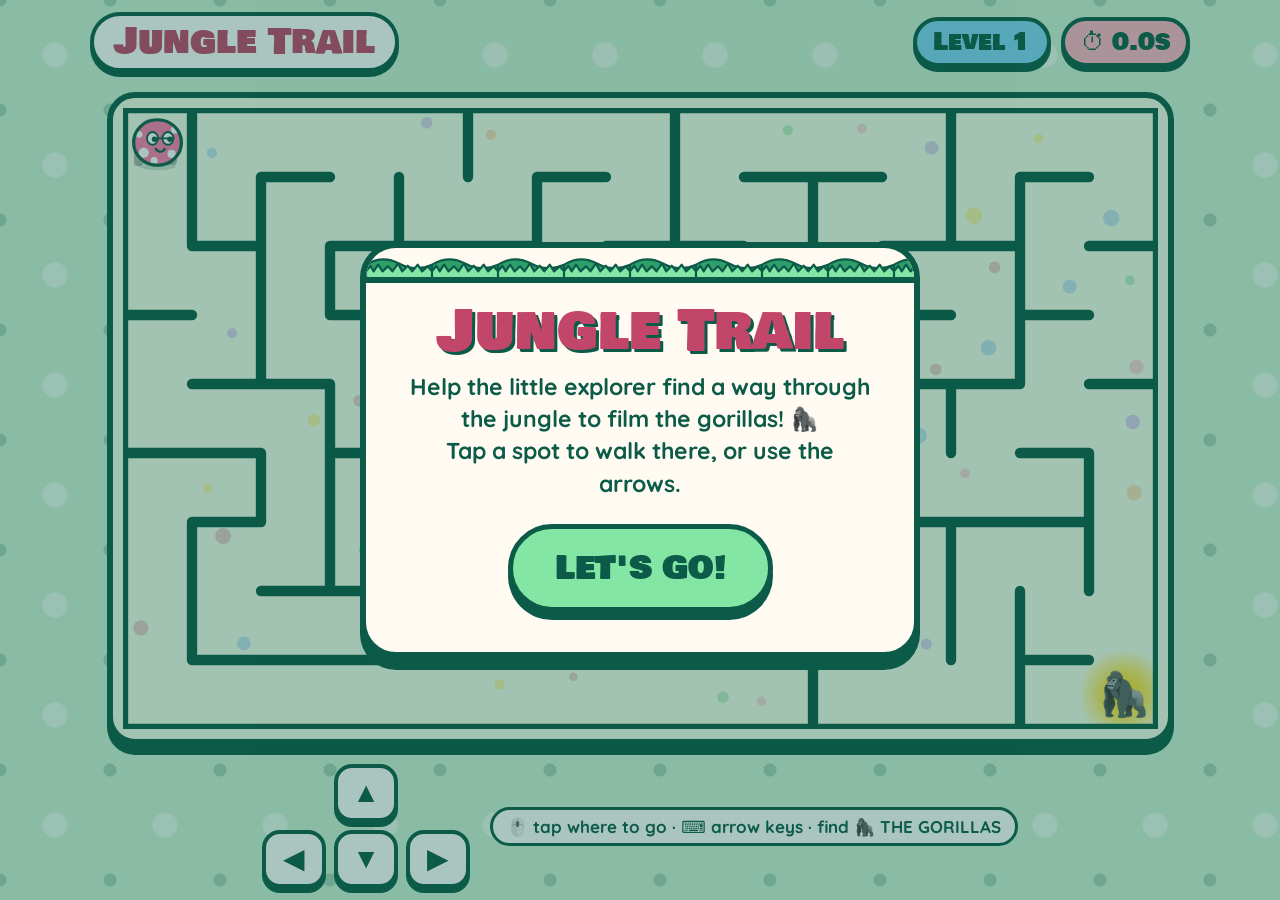
<file: jungle-trail.html>
<!DOCTYPE html>
<html lang="en-GB">
<head>
<meta charset="utf-8">
<meta name="viewport" content="width=device-width, initial-scale=1, maximum-scale=1, user-scalable=no">
<title>Jungle Trail · Wild Games</title>
<link rel="stylesheet" href="colors_and_type.css">
<style>
*{box-sizing:border-box;}
html,body{margin:0;height:100%;font-family:var(--pd-font-body,'Quicksand',sans-serif);color:#0C5A48;-webkit-user-select:none;user-select:none;-webkit-tap-highlight-color:transparent;overflow:hidden;}
a{color:#C2456A;}a:hover{color:#0C5A48;}
body{background-color:#CDEFD6;background-image:radial-gradient(circle,rgba(255,255,255,.55) 0 12px,transparent 13px),radial-gradient(circle,rgba(12,90,72,.22) 0 6px,transparent 7px);background-size:110px 110px;background-position:0 0,55px 55px;
display:flex;flex-direction:column;align-items:center;padding:12px;gap:12px;height:100vh;}
.top{width:min(100%,1100px);display:flex;align-items:center;justify-content:space-between;gap:10px;flex-wrap:wrap;}
.top h1{font-family:var(--pd-font-display,'Bowlby One SC',sans-serif);font-weight:400;font-size:clamp(22px,4.4vw,36px);margin:0;line-height:1;background:#fff;border:4px solid #0C5A48;border-radius:999px;padding:8px 20px;box-shadow:0 5px 0 #0C5A48;color:#C2456A;}
.stats{display:flex;gap:10px;}
.pill{font-family:var(--pd-font-display,'Bowlby One SC',sans-serif);font-size:clamp(17px,3.4vw,24px);line-height:1;background:#fff;border:4px solid #0C5A48;border-radius:999px;padding:9px 16px;box-shadow:0 5px 0 #0C5A48;white-space:nowrap;}
.pill.lvl{background:#7FD3F5;}.pill.tm{background:#FFB3C6;}
.stage{position:relative;flex:1;min-height:0;width:min(100%,1100px);display:grid;place-items:center;}
.board{position:relative;background:#F4FCEB;border:6px solid #0C5A48;border-radius:28px;box-shadow:0 10px 0 #0C5A48;padding:10px;}
canvas{display:block;}
.pad{display:grid;grid-template-columns:repeat(3,64px);grid-template-rows:repeat(2,58px);gap:8px;}
.pad button{font-size:28px;line-height:1;background:#fff;border:4px solid #0C5A48;border-radius:18px;box-shadow:0 5px 0 #0C5A48;cursor:pointer;touch-action:none;color:#0C5A48;}
.pad button:active,.pad button.on{transform:translateY(4px);box-shadow:0 1px 0 #0C5A48;background:#84E6A4;}
.pad .u{grid-column:2;grid-row:1;}.pad .l{grid-column:1;grid-row:2;}.pad .d{grid-column:2;grid-row:2;}.pad .r{grid-column:3;grid-row:2;}
.bottom{display:flex;align-items:center;gap:20px;}
.hint{white-space:nowrap;font-weight:700;font-size:17px;background:#fff;border:3px solid #0C5A48;border-radius:999px;padding:6px 14px;}
@media (max-width:600px){.hint{display:none;}}
.overlay{position:fixed;inset:0;display:grid;place-items:center;z-index:5;background:rgba(12,90,72,.35);padding:20px;}
.overlay[hidden]{display:none;}
.card{position:relative;background:#FFFBF2;border:6px solid #0C5A48;border-radius:36px;box-shadow:0 12px 0 #0C5A48;padding:40px 44px;text-align:center;max-width:560px;width:100%;overflow:hidden;}
.card::before{content:"";position:absolute;inset:0 0 auto 0;height:30px;border-bottom:5px solid #0C5A48;background-image:url("data:image/svg+xml,%3Csvg xmlns='http://www.w3.org/2000/svg' width='120' height='54'%3E%3Cpath d='M0 54V30Q30 12 60 28T120 30V54Z' fill='%232E9E6B' stroke='%230C5A48' stroke-width='4'/%3E%3Cpath d='M0 54V42L8 32L14 42L22 30L30 42L40 33L48 42L58 28L66 42L76 32L84 42L94 30L102 42L112 33L120 42V54Z' fill='%2384E6A4' stroke='%230C5A48' stroke-width='4' stroke-linejoin='round'/%3E%3C/svg%3E");background-size:66px 30px;}
.card h2{font-family:var(--pd-font-display,'Bowlby One SC',sans-serif);font-weight:400;font-size:clamp(36px,8vw,56px);margin:14px 0 10px;color:#C2456A;text-shadow:3px 3px 0 #0C5A48;line-height:1.05;}
.card p{font-size:clamp(17px,3.4vw,23px);font-weight:700;margin:0 0 24px;line-height:1.4;}
.card .big{font-family:var(--pd-font-display,'Bowlby One SC',sans-serif);font-size:clamp(24px,5.4vw,36px);margin-bottom:6px;}
.btn{font-family:var(--pd-font-display,'Bowlby One SC',sans-serif);font-size:clamp(22px,4.6vw,32px);text-transform:uppercase;color:#0C5A48;background:#84E6A4;border:5px solid #0C5A48;border-radius:999px;padding:14px 42px;box-shadow:0 8px 0 #0C5A48;cursor:pointer;transition:transform .1s,box-shadow .1s;}
.btn:hover{transform:translateY(-2px);}
.btn:active{transform:translateY(6px);box-shadow:0 2px 0 #0C5A48;}
</style>
</head>
<body>
<div class="top"><h1>Jungle Trail</h1><div class="stats"><span class="pill lvl" id="lvl">Level 1</span><span class="pill tm" id="tm">⏱ 0.0s</span></div></div>
<div class="stage" id="stage"><div class="board" id="board"><canvas id="cv" aria-label="Maze"></canvas></div></div>
<div class="bottom">
<div class="pad" id="pad"><button class="u" data-d="up" aria-label="Up">▲</button><button class="l" data-d="left" aria-label="Left">◀</button><button class="d" data-d="down" aria-label="Down">▼</button><button class="r" data-d="right" aria-label="Right">▶</button></div>
<span class="hint">🖱️ tap where to go · ⌨️ arrow keys · find 🦍 THE GORILLAS</span>
</div>
<div class="overlay" id="start"><div class="card"><h2>Jungle Trail</h2><p>Help the little explorer find a way through the jungle to film the gorillas! 🦍<br>Tap a spot to walk there, or use the arrows.</p><button class="btn" id="goBtn" type="button">Let's Go!</button></div></div>
<div class="overlay" id="win" hidden><div class="card"><h2>Found them! 🦍</h2><p class="big" id="wtime">Time: 0 seconds</p><p id="wnote">Next maze is a little bigger…</p><button class="btn" id="newBtn" type="button">New Maze</button></div></div>
<script>
(function(){
var cv=document.getElementById('cv'),ctx=cv.getContext('2d'),stage=document.getElementById('stage');
var N=1,E=2,S=4,Wl=8,DIRS={up:[0,-1,N,S],right:[1,0,E,Wl],down:[0,1,S,N],left:[-1,0,Wl,E]};
var level=1,cols=5,rows=5,cells=[],cs=40,dots=[],trail={};
var P={c:0,r:0,x:0,y:0,fx:0,fy:0,tx:0,ty:0,t:1,moving:false,face:1,squash:0};
var held=null,queued=null,running=false,started=false,t0=0,elapsed=0,path=[],target=null;
var CONF=['#C2456A','#3F8EF0','#2FBF5B','#FF6BA8','#8E5BE8','#FF8A3D','#FFD400'];
/* sound */
var AC=null;function ac(){if(!AC){try{AC=new(window.AudioContext||window.webkitAudioContext)();}catch(e){}}if(AC&&AC.state==='suspended')AC.resume();return AC;}
function tone(f1,f2,dur,type,vol,delay){var a=ac();if(!a)return;var t=a.currentTime+(delay||0);var o=a.createOscillator(),g=a.createGain();o.type=type||'sine';o.frequency.setValueAtTime(f1,t);o.frequency.exponentialRampToValueAtTime(f2,t+dur);g.gain.setValueAtTime(.0001,t);g.gain.exponentialRampToValueAtTime(vol||.2,t+.01);g.gain.exponentialRampToValueAtTime(.0001,t+dur);o.connect(g);g.connect(a.destination);o.start(t);o.stop(t+dur+.02);}
function sStep(){tone(520+Math.random()*80,700,.05,'sine',.05);}
function sBump(){tone(160,110,.08,'triangle',.08);}
function sWin(){[523,659,784,1047,1319].forEach(function(f,i){tone(f,f,.18,'triangle',.16,i*.1);});}
function size(){var ar=Math.max(1,Math.min(1.7,(stage.clientWidth-40)/Math.max(200,stage.clientHeight-40)));rows=Math.min(22,7+level*2);cols=Math.min(34,Math.max(rows,Math.round(rows*ar)));}
function gen(){size();cells=[];for(var i=0;i<cols*rows;i++)cells.push(15);
var seen=new Uint8Array(cols*rows),stack=[0];seen[0]=1;
while(stack.length){var cur=stack[stack.length-1],cx=cur%cols,cy=cur/cols|0,opts=[];
for(var k in DIRS){var d=DIRS[k],nx=cx+d[0],ny=cy+d[1];if(nx>=0&&ny>=0&&nx<cols&&ny<rows&&!seen[ny*cols+nx])opts.push([ny*cols+nx,d]);}
if(!opts.length){stack.pop();continue;}var pick=opts[Math.random()*opts.length|0];cells[cur]&=~pick[1][2];cells[pick[0]]&=~pick[1][3];seen[pick[0]]=1;stack.push(pick[0]);}
dots=[];for(var j=0;j<cols*rows;j++){if(Math.random()<.35)dots.push({i:j,ox:.2+Math.random()*.6,oy:.2+Math.random()*.6,r:.06+Math.random()*.07,c:CONF[j%CONF.length]});}
trail={};path=[];target=null;P.c=P.r=0;P.x=P.y=P.fx=P.fy=P.tx=P.ty=0;P.t=1;P.moving=false;started=false;elapsed=0;document.getElementById('tm').textContent='⏱ 0.0s';document.getElementById('lvl').textContent='Level '+level;
layout();}
function layout(){var maxW=stage.clientWidth-40,maxH=stage.clientHeight-40;cs=Math.max(14,Math.floor(Math.min(maxW/cols,maxH/rows)));var DPR=Math.min(window.devicePixelRatio||1,2);
cv.width=cols*cs*DPR;cv.height=rows*cs*DPR;cv.style.width=cols*cs+'px';cv.style.height=rows*cs+'px';ctx.setTransform(DPR,0,0,DPR,0,0);}
window.addEventListener('resize',function(){layout();});
function tryMove(dir){if(!running)return false;var d=DIRS[dir],i=P.r*cols+P.c;if(cells[i]&d[2]){sBump();P.squash=.6;return false;}
if(!started){started=true;t0=performance.now();}
trail[i]=1;P.fx=P.c;P.fy=P.r;P.c+=d[0];P.r+=d[1];P.tx=P.c;P.ty=P.r;P.t=0;P.moving=true;if(d[0])P.face=d[0];sStep();return true;}
var last=performance.now(),pulse=0;
function loop(now){var dt=Math.min(.05,(now-last)/1000);last=now;pulse+=dt;
if(P.moving){P.t+=dt/.11;if(P.t>=1){P.t=1;P.moving=false;}var e=1-Math.pow(1-P.t,3);P.x=P.fx+(P.tx-P.fx)*e;P.y=P.fy+(P.ty-P.fy)*e;
if(!P.moving){if(P.c===cols-1&&P.r===rows-1){win();}else{var nd=queued||held;queued=null;if(nd){path=[];tryMove(nd);}else if(path.length){tryMove(path.shift());}}}}
P.squash*=Math.pow(.01,dt);
if(running&&started){elapsed=(now-t0)/1000;document.getElementById('tm').textContent='⏱ '+elapsed.toFixed(1)+'s';}
draw();requestAnimationFrame(loop);}
function draw(){var w=cols*cs,h=rows*cs;ctx.clearRect(0,0,w,h);ctx.fillStyle='#F4FCEB';ctx.fillRect(0,0,w,h);
ctx.globalAlpha=.28;dots.forEach(function(d){var x=(d.i%cols+d.ox)*cs,y=((d.i/cols|0)+d.oy)*cs;ctx.fillStyle=d.c;ctx.beginPath();ctx.arc(x,y,d.r*cs,0,7);ctx.fill();});ctx.globalAlpha=1;
for(var k in trail){var tx=(k%cols+.5)*cs,ty=((k/cols|0)+.5)*cs;ctx.fillStyle=CONF[k%CONF.length];ctx.beginPath();ctx.arc(tx,ty,cs*.11,0,7);ctx.fill();}
var ex=(cols-.5)*cs,ey=(rows-.5)*cs,pr=cs*(.55+Math.sin(pulse*4)*.08);var g=ctx.createRadialGradient(ex,ey,0,ex,ey,pr*1.4);g.addColorStop(0,'rgba(255,212,0,1)');g.addColorStop(.5,'rgba(255,212,0,.6)');g.addColorStop(1,'rgba(255,212,0,0)');ctx.fillStyle=g;ctx.fillRect(ex-cs,ey-cs,cs*2,cs*2);
ctx.font=Math.round(cs*.62)+'px "Apple Color Emoji","Segoe UI Emoji","Noto Color Emoji",sans-serif';ctx.textAlign='center';ctx.textBaseline='middle';ctx.fillText('🦍',ex,ey+cs*.03);
ctx.globalAlpha=.45;ctx.fillText('🎥',cs*.5,cs*.53);ctx.globalAlpha=1;
var lw=Math.max(5,cs*.15);ctx.strokeStyle='#0C5A48';ctx.lineWidth=lw;ctx.lineCap='round';ctx.beginPath();
for(var r=0;r<rows;r++)for(var c=0;c<cols;c++){var v=cells[r*cols+c],x=c*cs,y=r*cs;
if(v&N){ctx.moveTo(x,y);ctx.lineTo(x+cs,y);}if(v&Wl){ctx.moveTo(x,y);ctx.lineTo(x,y+cs);}
if(r===rows-1&&v&S){ctx.moveTo(x,y+cs);ctx.lineTo(x+cs,y+cs);}if(c===cols-1&&v&E){ctx.moveTo(x+cs,y);ctx.lineTo(x+cs,y+cs);}}
ctx.stroke();
if(target){ctx.strokeStyle='#3F8EF0';ctx.lineWidth=Math.max(3,cs*.08);ctx.setLineDash([cs*.12,cs*.1]);ctx.beginPath();ctx.arc((target[0]+.5)*cs,(target[1]+.5)*cs,cs*.34,0,7);ctx.stroke();ctx.setLineDash([]);if(!path.length&&!P.moving)target=null;}
drawBlob((P.x+.5)*cs,(P.y+.5)*cs,cs*.33);}
function drawBlob(x,y,r){var hop=P.moving?Math.sin(P.t*Math.PI)*r*.25:0;var sq=P.squash;ctx.save();ctx.translate(x,y-hop);ctx.scale(1+sq*.25+(P.moving?.06:0),1-sq*.2-(P.moving?.04:0));
ctx.fillStyle='rgba(12,90,72,.18)';ctx.beginPath();ctx.ellipse(0,r*1.02+hop,r*.8,r*.2,0,0,7);ctx.fill();
ctx.fillStyle='#FF7BAC';ctx.strokeStyle='#0C5A48';ctx.lineWidth=Math.max(2.5,r*.14);ctx.beginPath();ctx.ellipse(0,0,r*1.05,r,0,0,7);ctx.fill();
ctx.save();ctx.clip();ctx.fillStyle='#fff';[[-.6,.45,.22],[.62,.5,.18],[-.15,.8,.16],[.75,-.55,.16],[-.8,-.35,.14]].forEach(function(p){ctx.beginPath();ctx.arc(p[0]*r,p[1]*r,p[2]*r,0,7);ctx.fill();});ctx.restore();
ctx.beginPath();ctx.ellipse(0,0,r*1.05,r,0,0,7);ctx.stroke();
var f=P.face*r*.12;ctx.fillStyle='#fff';ctx.beginPath();ctx.ellipse(-r*.34+f,-r*.18,r*.24,r*.28,0,0,7);ctx.ellipse(r*.34+f,-r*.18,r*.24,r*.28,0,0,7);ctx.fill();ctx.lineWidth=Math.max(1.5,r*.08);ctx.stroke();
ctx.fillStyle='#0C5A48';ctx.beginPath();ctx.arc(-r*.3+f*1.4,-r*.14,r*.12,0,7);ctx.arc(r*.38+f*1.4,-r*.14,r*.12,0,7);ctx.fill();
ctx.strokeStyle='#0C5A48';ctx.lineWidth=Math.max(1.5,r*.1);ctx.beginPath();ctx.arc(f,r*.18,r*.22,.15*Math.PI,.85*Math.PI);ctx.stroke();
ctx.restore();}
function findPath(tc,tr){var n=cols*rows,prev=new Int32Array(n).fill(-1),pd=new Array(n),start=P.r*cols+P.c,goal=tr*cols+tc,q=[start];prev[start]=start;
while(q.length){var cur=q.shift();if(cur===goal)break;var cx=cur%cols,cy=cur/cols|0;for(var k in DIRS){var d=DIRS[k];if(cells[cur]&d[2])continue;var ni=(cy+d[1])*cols+cx+d[0];if(prev[ni]!==-1)continue;prev[ni]=cur;pd[ni]=k;q.push(ni);}}
if(prev[goal]===-1)return[];var out=[],at=goal;while(at!==start){out.unshift(pd[at]);at=prev[at];}return out;}
cv.style.cursor='pointer';cv.style.touchAction='none';
cv.addEventListener('pointerdown',function(e){if(!running)return;e.preventDefault();var rc=cv.getBoundingClientRect();var c=Math.floor((e.clientX-rc.left)/cs),r=Math.floor((e.clientY-rc.top)/cs);if(c<0||r<0||c>=cols||r>=rows)return;
held=null;queued=null;var fromMoving=P.moving;var sc=P.c,sr=P.r;path=findPath(c,r);target=[c,r];if(!fromMoving&&path.length)tryMove(path.shift());});
function win(){running=false;held=null;queued=null;sWin();var t=elapsed.toFixed(1);var key='jungleMazeBest'+level;var best=+(localStorage.getItem(key)||0);var nb=!best||elapsed<best;if(nb)localStorage.setItem(key,elapsed.toFixed(1));
document.getElementById('wtime').textContent='Time: '+t+' seconds';document.getElementById('wnote').textContent=nb?'🏆 Your fastest time on Level '+level+'!':'Level '+level+' best: '+best+'s';
setTimeout(function(){document.getElementById('win').hidden=false;},350);}
function begin(){ac();document.getElementById('start').hidden=true;document.getElementById('win').hidden=true;gen();running=true;}
document.getElementById('goBtn').addEventListener('click',begin);
document.getElementById('newBtn').addEventListener('click',function(){level++;begin();});
var KEYMAP={ArrowUp:'up',ArrowDown:'down',ArrowLeft:'left',ArrowRight:'right'};
window.addEventListener('keydown',function(e){var d=KEYMAP[e.key];if(d){e.preventDefault();if(e.repeat)return;held=d;if(P.moving)queued=d;else tryMove(d);}
else if(e.key==='Enter'){if(!document.getElementById('start').hidden)begin();else if(!document.getElementById('win').hidden){level++;begin();}}});
window.addEventListener('keyup',function(e){var d=KEYMAP[e.key];if(d&&held===d)held=null;});
[].forEach.call(document.querySelectorAll('#pad button'),function(b){var d=b.dataset.d;
b.addEventListener('pointerdown',function(e){e.preventDefault();b.setPointerCapture(e.pointerId);b.classList.add('on');held=d;if(P.moving)queued=d;else tryMove(d);});
function rel(){b.classList.remove('on');if(held===d)held=null;}
b.addEventListener('pointerup',rel);b.addEventListener('pointercancel',rel);b.addEventListener('lostpointercapture',rel);});
gen();requestAnimationFrame(loop);
})();
</script>
</body>
</html>
</file>
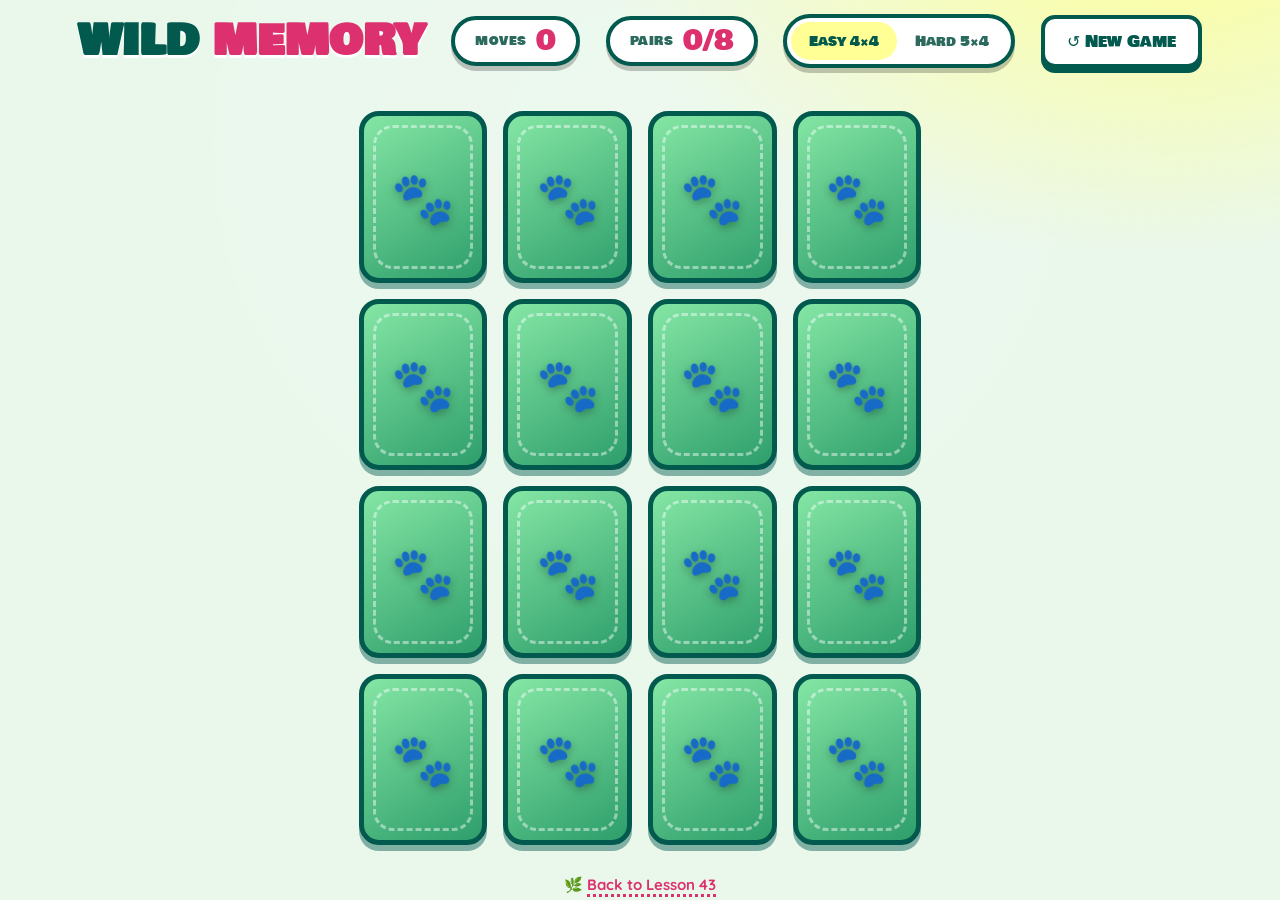
<file: memory-match.html>
<!DOCTYPE html>
<html lang="en-GB">
<head>
<meta charset="utf-8">
<meta name="viewport" content="width=device-width, initial-scale=1">
<title>Wild Memory Match 🌿</title>
<style>
@font-face { font-family:'Bowlby One SC'; src:url('fonts/BowlbyOneSC-Regular.ttf') format('truetype'); font-weight:400; font-display:swap; }
@font-face { font-family:'Quicksand'; src:url('fonts/Quicksand-Medium.ttf') format('truetype'); font-weight:500; font-display:swap; }
@font-face { font-family:'Quicksand'; src:url('fonts/Quicksand-Bold.ttf') format('truetype'); font-weight:700; font-display:swap; }

:root{
  --pitch:#EAF8EC; --pitch-lt:#EAF8EC; --pitch-dk:#02594E; --deep:#02594E; --ink:#02594E;
  --gold:#FFFF95; --gold-dk:#FF931E; --white:#fff; --red:#DD316F; --blue:#FF7BAC;
  --disp:'Bowlby One SC','Arial Black',sans-serif; --body:'Quicksand','Trebuchet MS',sans-serif;
}
*{box-sizing:border-box; -webkit-tap-highlight-color:transparent; touch-action:manipulation;}
html,body{margin:0; height:100%; font-family:var(--body); user-select:none; overflow:hidden;
  background:
    radial-gradient(80% 70% at 90% -10%, #FFFF95 0%, transparent 55%), #EAF8EC;}
body::before{content:""; position:fixed; inset:0; pointer-events:none;
  background:radial-gradient(circle at 50% 16%,rgba(255,255,255,.16),transparent 60%);}
button{font-family:inherit; cursor:pointer;}

#wrap{position:relative; height:100vh; display:flex; flex-direction:column; align-items:center; padding:14px clamp(10px,3vw,40px) 22px;}

header{display:flex; align-items:center; gap:clamp(10px,2vw,26px); flex-wrap:wrap; justify-content:center; margin-bottom:10px;}
h1{font-family:var(--disp); color:var(--ink); font-size:clamp(24px,3.6vw,42px); margin:0; text-shadow:0 3px 0 #fff; line-height:1;}
h1 .em{color:var(--red);}
.stat{background:#fff; border:4px solid var(--ink); border-radius:999px; padding:7px 20px; display:flex; align-items:center; gap:9px; box-shadow:0 5px 0 rgba(0,0,0,.22);}
.stat .lbl{font-family:var(--disp); font-size:12px; color:#2C6A5E; letter-spacing:.05em;}
.stat .val{font-family:var(--disp); font-size:clamp(20px,2.6vw,28px); color:var(--red); line-height:1; min-width:1ch; text-align:center;}
.stat .val.bump{animation:bump .25s ease;}
@keyframes bump{0%{transform:scale(1)}45%{transform:scale(1.25)}100%{transform:scale(1)}}

.seg{display:flex; background:#fff; border:4px solid var(--ink); border-radius:999px; padding:4px; box-shadow:0 5px 0 rgba(0,0,0,.22);}
.seg button{font-family:var(--disp); font-size:14px; color:#2C6A5E; background:transparent; border:none; border-radius:999px; padding:8px 18px;}
.seg button.on{color:var(--ink); background:var(--gold);}

.btn{font-family:var(--disp); font-size:16px; color:var(--ink); background:var(--gold); border:4px solid var(--ink);
  border-radius:14px; padding:10px 22px; box-shadow:0 5px 0 var(--ink); transition:transform .1s, box-shadow .1s;}
.btn:active{transform:translateY(3px); box-shadow:0 2px 0 var(--ink);}
.btn.alt{background:#fff;}

#boardWrap{flex:1; width:100%; display:flex; align-items:center; justify-content:center; min-height:0;}
#board{display:grid; gap:clamp(8px,1.4vw,16px);}

.card{position:relative; aspect-ratio:3/4; border:none; background:transparent; padding:0; perspective:900px;}
.inner{position:absolute; inset:0; transition:transform .42s cubic-bezier(.4,0,.2,1); transform-style:preserve-3d;}
.card.up .inner, .card.done .inner{transform:rotateY(180deg);}
.face{position:absolute; inset:0; backface-visibility:hidden; -webkit-backface-visibility:hidden; border-radius:clamp(12px,1.6vw,20px);
  display:grid; place-items:center; border:5px solid var(--ink); box-shadow:0 6px 0 rgba(2,89,78,.45);}
.back{background:linear-gradient(150deg,#84E6A4,#2E9E6B);}
.back::after{content:"🐾"; font-size:clamp(26px,4vw,52px); filter:drop-shadow(0 3px 4px rgba(0,0,0,.3));}
.back::before{content:""; position:absolute; inset:9px; border:3px dashed rgba(255,255,255,.45); border-radius:inherit;}
.front{background:#fff; transform:rotateY(180deg); display:flex; flex-direction:column; gap:6%; padding:8%;}
.front img{display:block; width:100%; flex:1; min-height:0; object-fit:cover; border-radius:10px; border:3px solid var(--ink);}
.front span{font-family:var(--disp); font-size:clamp(11px,1.4vw,19px); line-height:1.05; color:var(--ink); text-align:center;}
.card.done .front::after{font-size:22px; font-family:var(--disp);}
.card:not(.done):not(.up):hover .inner{transform:translateY(-4px);}
.card.done .front{background:#D6F8E2; border-color:var(--pitch-dk); animation:matched .5s ease;}
@keyframes matched{0%{transform:rotateY(180deg) scale(1)}40%{transform:rotateY(180deg) scale(1.12)}100%{transform:rotateY(180deg) scale(1)}}
.card.shake .inner{animation:shk .4s ease;}
@keyframes shk{0%,100%{transform:rotateY(180deg)}25%{transform:rotateY(180deg) translateX(-6px)}75%{transform:rotateY(180deg) translateX(6px)}}
.card.done .front::after{content:"✓"; position:absolute; top:4%; right:8%; font-size:.34em; color:var(--pitch-dk);}

/* win overlay */
#win{position:fixed; inset:0; z-index:50; display:none; place-items:center; background:rgba(2,89,78,.8); backdrop-filter:blur(3px);}
#win.show{display:grid; animation:fade .3s ease;}
@keyframes fade{from{opacity:0}to{opacity:1}}
.wincard{background:#fff; border:7px solid var(--ink); border-radius:30px; padding:clamp(28px,4vw,48px); text-align:center; box-shadow:0 16px 0 rgba(0,0,0,.3); max-width:90vw; animation:pop .45s cubic-bezier(.34,1.5,.5,1);}
@keyframes pop{0%{transform:scale(.7)}100%{transform:scale(1)}}
.wincard .tro{font-size:clamp(64px,11vw,120px); line-height:1; animation:bob 1.6s ease-in-out infinite;}
@keyframes bob{0%,100%{transform:translateY(0) rotate(-4deg)}50%{transform:translateY(-12px) rotate(4deg)}}
.wincard h2{font-family:var(--disp); color:var(--ink); font-size:clamp(34px,5vw,56px); margin:6px 0 4px;}
.wincard p{font-weight:700; color:#2C6A5E; font-size:clamp(18px,2.4vw,24px); margin:0 0 22px;}
.wincard p b{color:var(--red); font-family:var(--disp);}

/* confetti */
.conf{position:fixed; top:-20px; z-index:60; pointer-events:none; border-radius:2px; animation:fall linear forwards;}
@keyframes fall{to{transform:translateY(110vh) rotate(720deg); opacity:.9;}}
</style>
</head>
<body>
<template id="__bundler_thumbnail">
<svg viewBox="0 0 512 512" xmlns="http://www.w3.org/2000/svg">
  <rect width="512" height="512" fill="#EAF8EC"/>
  <rect x="60" y="60" width="170" height="170" rx="22" fill="#FF7BAC" stroke="#02594E" stroke-width="12"/>
  <rect x="282" y="60" width="170" height="170" rx="22" fill="#FF7BAC" stroke="#02594E" stroke-width="12"/>
  <rect x="60" y="282" width="170" height="170" rx="22" fill="#fff" stroke="#02594E" stroke-width="12"/>
  <rect x="282" y="282" width="170" height="170" rx="22" fill="#fff" stroke="#02594E" stroke-width="12"/>
  <text x="145" y="392" font-size="92" text-anchor="middle">🦁</text>
  <text x="367" y="392" font-size="92" text-anchor="middle">🐸</text>
</svg>
</template>

<div id="wrap">
  <header>
    <h1>WILD <span class="em">MEMORY</span></h1>
    <div class="stat"><span class="lbl">MOVES</span><span class="val" id="moves">0</span></div>
    <div class="stat"><span class="lbl">PAIRS</span><span class="val" id="pairs">0</span></div>
    <div class="seg" id="seg">
      <button data-mode="easy" class="on">Easy 4×4</button>
      <button data-mode="hard">Hard 5×4</button>
    </div>
    <button class="btn alt" id="newBtn">↺ New Game</button>
  </header>
  <div id="boardWrap"><div id="board"></div></div>
</div>
<div class="backlink" style="position:fixed;left:0;right:0;bottom:6px;text-align:center;z-index:3;font-weight:700;font-size:15px;color:#02594E">🌿 <a href="lesson-43-voice-of-nature.html" style="color:#DD316F;text-decoration:none;border-bottom:3px dotted #DD316F">Back to Lesson 43</a></div>

<div id="win">
  <div class="wincard">
    <div class="tro">🦁</div>
    <h2>YOU WON!</h2>
    <p>Matched every picture in <b id="winMoves">0</b> moves 🎉 Can you tell me about each one?</p>
    <button class="btn" id="againBtn">✨ Play Again</button>
  </div>
</div>

<script>
(function(){
  "use strict";
  var ICONS=[['lion.jpg','Lion'],['whale.jpg','Whale'],['gorilla.jpg','Gorilla'],['dolphins.jpg','Dolphin'],['penguins.jpg','Penguins'],['polar-bear.jpg','Polar bear'],['frog.jpg','Tree frog'],['orangutan.jpg','Orangutan'],['cheetah.jpg','Cheetah'],['butterfly.jpg','Butterfly']];
  var mode='easy';            // easy=4x4 (8 pairs), hard=5x4 (10 pairs)
  var cols=4, pairCount=8;
  var first=null, lock=false, moves=0, matched=0;

  var boardEl=document.getElementById('board'),
      movesEl=document.getElementById('moves'),
      pairsEl=document.getElementById('pairs'),
      winEl=document.getElementById('win');

  /* audio */
  var AC=null, soundOn=true;
  function ac(){ if(!AC){ try{AC=new(window.AudioContext||window.webkitAudioContext)();}catch(e){} } if(AC&&AC.state==='suspended'){ try{AC.resume();}catch(e){} } return AC; }
  function tone(freq,dur,type,vol){ if(!soundOn) return; var c=ac(); if(!c) return; var o=c.createOscillator(),g=c.createGain(); o.type=type||'sine'; o.frequency.value=freq; g.gain.setValueAtTime(.0001,c.currentTime); g.gain.exponentialRampToValueAtTime(vol||.2,c.currentTime+.02); g.gain.exponentialRampToValueAtTime(.0001,c.currentTime+dur); o.connect(g).connect(c.destination); o.start(); o.stop(c.currentTime+dur+.02); }
  function flipSound(){ tone(440,.08,'triangle',.14); }
  function matchSound(){ [523,659,784].forEach(function(f,i){ setTimeout(function(){tone(f,.18,'triangle',.2);}, i*70); }); }
  function noSound(){ tone(180,.16,'sawtooth',.12); }
  function winSound(){ [523,587,659,784,880,1047].forEach(function(f,i){ setTimeout(function(){tone(f,.3,'triangle',.22);}, i*110); }); }

  function shuffle(a){ for(var i=a.length-1;i>0;i--){ var j=Math.floor(Math.random()*(i+1)); var t=a[i]; a[i]=a[j]; a[j]=t; } return a; }

  function layout(){
    if(mode==='easy'){ cols=4; pairCount=8; } else { cols=5; pairCount=10; }
  }

  function newGame(){
    layout();
    first=null; lock=false; moves=0; matched=0;
    movesEl.textContent='0'; pairsEl.textContent='0/'+pairCount;
    winEl.classList.remove('show');
    var deck=[]; var chosen=ICONS.slice(0,pairCount);
    chosen.forEach(function(ic){ deck.push(ic); deck.push(ic); });
    shuffle(deck);
    boardEl.style.gridTemplateColumns='repeat('+cols+',1fr)';
    // size board to fit viewport
    var rows=Math.ceil(deck.length/cols);
    boardEl.style.height='auto';
    boardEl.style.width='min(96vw,'+(cols*190)+'px,calc((100vh - 150px) * '+(cols*0.75/rows).toFixed(3)+'))';
    boardEl.innerHTML='';
    deck.forEach(function(ic,idx){
      var c=document.createElement('button'); c.className='card'; c.dataset.icon=ic[0]; c.dataset.i=idx;
      c.setAttribute('aria-label','Card');
      c.innerHTML='<div class="inner"><div class="face back"></div><div class="face front"><img src="attenborough/'+ic[0]+'" alt=""><span>'+ic[1]+'</span></div></div>';
      c.addEventListener('click',function(){ flip(c); });
      boardEl.appendChild(c);
    });
  }

  function flip(card){
    if(lock) return;
    if(card.classList.contains('up')||card.classList.contains('done')) return;
    ac();
    card.classList.add('up');
    flipSound();
    if(!first){ first=card; return; }
    // second card
    moves++; movesEl.textContent=moves; bump(movesEl);
    if(first.dataset.icon===card.dataset.icon){
      var a=first, b=card; first=null;
      setTimeout(function(){
        a.classList.add('done'); b.classList.add('done');
        matched++; pairsEl.textContent=matched+'/'+pairCount; bump(pairsEl);
        matchSound();
        if(matched===pairCount) finish();
      },260);
    } else {
      lock=true; var a=first, b=card; first=null;
      noSound();
      setTimeout(function(){ a.classList.add('shake'); b.classList.add('shake'); },180);
      setTimeout(function(){
        a.classList.remove('up','shake'); b.classList.remove('up','shake'); lock=false;
      },820);
    }
  }

  function bump(el){ el.classList.remove('bump'); void el.offsetWidth; el.classList.add('bump'); }

  function finish(){
    setTimeout(function(){
      document.getElementById('winMoves').textContent=moves;
      winEl.classList.add('show');
      winSound(); confetti();
    },480);
  }

  function confetti(){
    var cols=['#FFFF95','#FF931E','#EAF8EC','#83EEA6','#FDCDDC','#FF7BAC','#fff'];
    for(var i=0;i<90;i++){ var d=document.createElement('div'); d.className='conf';
      var s=7+Math.random()*9; d.style.width=s+'px'; d.style.height=(s*0.5)+'px';
      d.style.left=Math.random()*100+'vw'; d.style.background=cols[i%cols.length];
      d.style.animationDuration=(2.4+Math.random()*2)+'s'; d.style.animationDelay=(Math.random()*0.6)+'s';
      if(Math.random()<.5) d.style.borderRadius='50%';
      document.body.appendChild(d); (function(el){setTimeout(function(){el.remove();},5200);})(d);
    }
  }

  document.getElementById('seg').addEventListener('click',function(e){
    var b=e.target.closest('button'); if(!b) return;
    if(b.dataset.mode===mode) return;
    mode=b.dataset.mode;
    [].forEach.call(this.children,function(x){ x.classList.toggle('on', x===b); });
    newGame();
  });
  document.getElementById('newBtn').addEventListener('click',newGame);
  document.getElementById('againBtn').addEventListener('click',newGame);

  newGame();
})();
</script>
</body>
</html>
</file>
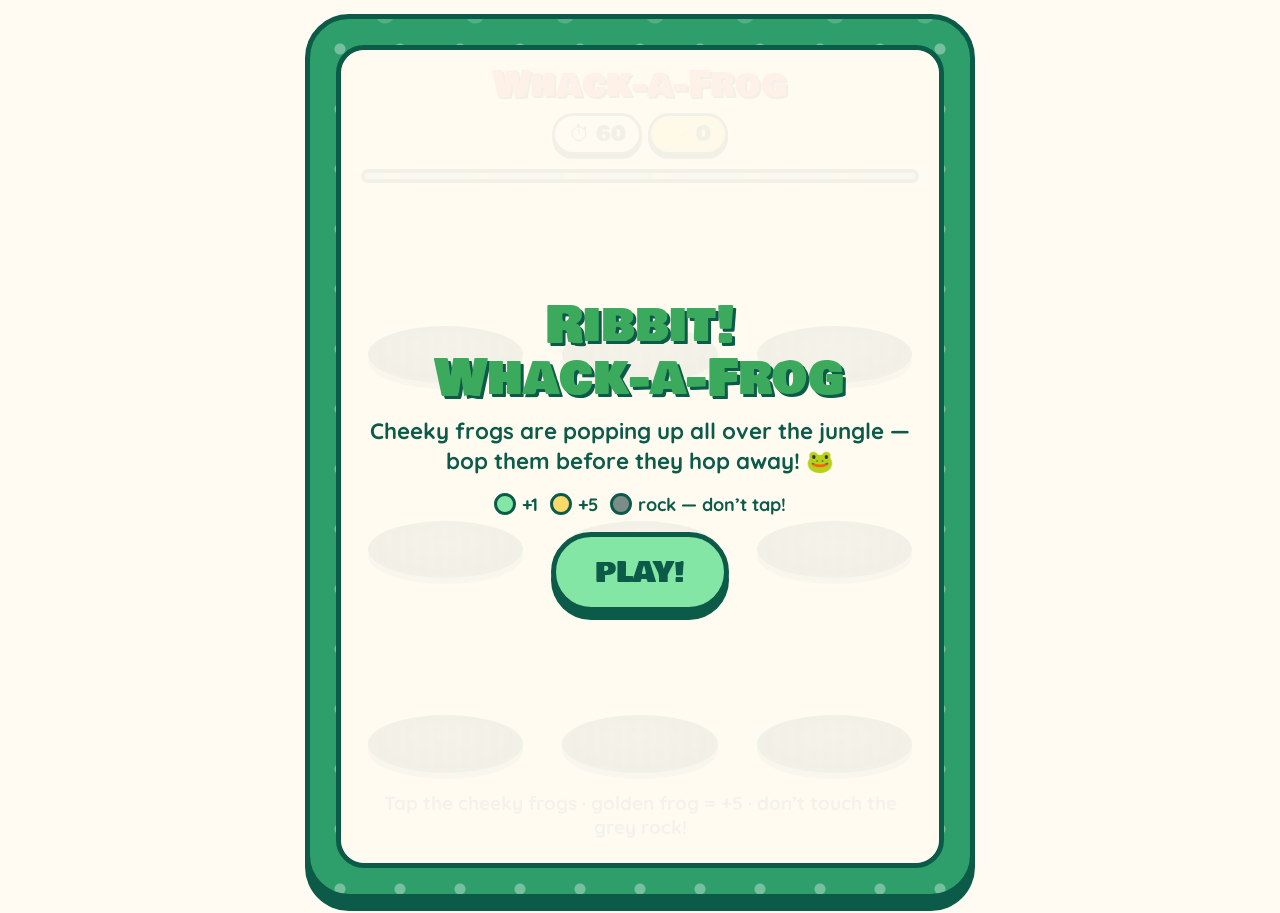
<file: whack-a-frog.html>
<!DOCTYPE html>
<html lang="en-GB">
<head>
<meta charset="utf-8">
<meta name="viewport" content="width=device-width, initial-scale=1, maximum-scale=1, user-scalable=no">
<title>Whack-a-Frog · Wild Games</title>
<link rel="stylesheet" href="colors_and_type.css">
<style>
*{box-sizing:border-box;}
html,body{margin:0;min-height:100%;font-family:var(--pd-font-body,'Quicksand',sans-serif);color:#0C5A48;-webkit-user-select:none;user-select:none;-webkit-tap-highlight-color:transparent;}
a{color:#C2453C;}a:hover{color:#0C5A48;}
body{background:#FFFBF2;min-height:100vh;display:grid;place-items:center;padding:14px;}
.frame{position:relative;width:min(100%,760px,max(300px,calc(100vh - 230px)));border-radius:44px;padding:26px;border:5px solid #0C5A48;box-shadow:0 12px 0 #0C5A48;
background-color:#2E9E6B;background-image:radial-gradient(circle,rgba(255,255,255,.35) 0 5px,transparent 6px),radial-gradient(circle,rgba(255,255,255,.18) 0 9px,transparent 10px);background-size:60px 60px,90px 90px;background-position:0 0,30px 40px;}
.inner{position:relative;container-type:inline-size;background:#FFFBF2;border:5px solid #0C5A48;border-radius:28px;padding:18px 20px 24px;overflow:hidden;}
.top{display:flex;flex-direction:column;align-items:center;gap:clamp(6px,1.6cqw,10px);}
.top h1{white-space:nowrap;font-family:var(--pd-font-display,'Bowlby One SC',sans-serif);font-weight:400;font-size:clamp(16px,6.4cqw,40px);margin:0;line-height:1;color:#E9524A;text-shadow:2px 2px 0 #0C5A48;}
.stats{display:flex;gap:6px;flex:none;}
.pill{font-family:var(--pd-font-display,'Bowlby One SC',sans-serif);font-size:clamp(12px,3.8cqw,26px);line-height:1;background:#fff;border:3px solid #0C5A48;border-radius:999px;padding:clamp(5px,1.4cqw,9px) clamp(8px,2.4cqw,16px);box-shadow:0 4px 0 #0C5A48;white-space:nowrap;}
.pill.score{background:#FFD86B;}
.pill.time.low{background:#FFB3C6;animation:tick 1s infinite;}
@keyframes tick{50%{transform:scale(1.08);}}
.bar{height:14px;border:4px solid #0C5A48;border-radius:999px;background:#fff;margin:14px 0 6px;overflow:hidden;}
.bar i{display:block;height:100%;width:100%;background:repeating-linear-gradient(90deg,#84E6A4 0 18px,#FFD86B 18px 36px,#FFB8C6 36px 54px,#8FD3F4 54px 72px,#C9B6FF 72px 90px);transition:width .25s linear;}
.combo{color:#1E78B4;height:clamp(20px,5cqw,30px);text-align:center;font-family:var(--pd-font-display,'Bowlby One SC',sans-serif);font-size:clamp(14px,4cqw,22px);color:#1C6FB0;}
.grid{display:grid;grid-template-columns:repeat(3,minmax(0,1fr));gap:clamp(10px,3vw,26px);margin-top:4px;}
.hole{position:relative;aspect-ratio:1/1;cursor:pointer;touch-action:manipulation;}
.pit{position:absolute;left:4%;right:4%;bottom:4%;height:34%;border-radius:50%;background:repeating-linear-gradient(90deg,rgba(255,255,255,.08) 0 6px,transparent 6px 14px),radial-gradient(ellipse at 50% 35%,#4A6A64 0%,#1F3B36 70%);border:4px solid #0C5A48;box-shadow:0 6px 0 #9FB3AE;}
.mask{position:absolute;left:0;right:0;top:0;bottom:21%;overflow:hidden;border-radius:0 0 50% 50% / 0 0 18% 18%;}
.dot{position:absolute;left:22%;width:56%;aspect-ratio:.86/1;bottom:-110%;border-radius:46% 46% 50% 50%/34% 34% 66% 66%;border:5px solid #0C5A48;transition:bottom .16s cubic-bezier(.3,1.6,.6,1);background:var(--c);box-shadow:inset -10px -12px 0 rgba(0,0,0,.12),inset 8px 10px 0 rgba(255,255,255,.35);}
.dot.up{bottom:2%;}
.dot{border-radius:50% 50% 46% 46%/56% 56% 44% 44%;}
.cap{position:absolute;left:4%;right:4%;top:-2%;height:40%;z-index:1;background:#C9D3D1;border:5px solid #0C5A48;border-radius:999px 999px 14px 14px;}
.cap::before,.cap::after{content:"";position:absolute;top:-26%;width:22%;height:80%;background:#FFF5CC;border:5px solid #0C5A48;border-radius:80% 80% 20% 20%;}
.cap::before{left:-16%;transform:rotate(-28deg);}.cap::after{right:-16%;transform:rotate(28deg);}.whisk{display:none;}
.dot.gold .cap{background:#FFD86B;}.dot.spiky .cap{display:none;}
.nose{position:absolute;left:43%;top:58%;width:14%;height:10%;background:#E9524A;border:3px solid #0C5A48;border-radius:50%;z-index:2;}
.whisk{position:absolute;top:66%;width:22%;height:12%;border-top:3px solid #0C5A48;border-bottom:3px solid #0C5A48;}
.whisk.l{left:4%;transform:rotate(8deg);}.whisk.r{right:4%;transform:rotate(-8deg);}
.dot.spiky .nose,.dot.spiky .whisk{display:none;}
.dot.hit{transition:transform .22s,opacity .22s;transform:scale(1.35,.45) translateY(40%);opacity:0;}
.face{position:absolute;inset:0;}
.eye{position:absolute;top:44%;width:15%;height:19%;background:#0C5A48;border-radius:50%;}
.eye::after{content:"";position:absolute;top:18%;left:22%;width:38%;height:34%;background:#fff;border-radius:50%;}
.eye.l{left:28%;}.eye.r{right:28%;}
.mouth{position:absolute;left:38%;width:24%;top:66%;height:14%;border:5px solid #0C5A48;border-top:none;border-radius:0 0 999px 999px;}
.cheek{position:absolute;top:62%;width:13%;height:8%;background:#FF8FA8;border-radius:50%;opacity:.7;}
.cheek.l{left:14%;}.cheek.r{right:14%;}
.dot.gold{background:radial-gradient(circle at 35% 45%,#FFF6BF 0%,#FFD86B 60%,#F2C24E 100%);}
.dot.gold::before{z-index:2;content:"+5";position:absolute;top:-6%;right:-8%;font-family:var(--pd-font-display,'Bowlby One SC',sans-serif);font-size:clamp(14px,3vw,22px);background:#fff;border:3px solid #0C5A48;border-radius:999px;padding:2px 8px;}
.dot.spiky{border:none;background:none;box-shadow:none;}
.dot.spiky{aspect-ratio:1/1;}.dot.spiky .spikes{position:absolute;left:2%;right:2%;top:4%;bottom:22%;background:#7C8C88;border-radius:50% 50% 44% 44%;}.dot.spiky .spikes::before,.dot.spiky .spikes::after{content:"";position:absolute;top:70%;width:14%;height:48%;background:#7C8C88;border-radius:0 0 999px 999px;}.dot.spiky .spikes::before{left:18%;}.dot.spiky .spikes::after{right:24%;height:36%;}
.dot.spiky .eye{background:#fff;top:38%;}.dot.spiky .eye::after{background:#0C5A48;left:30%;top:30%;}
.dot.spiky .mouth{border-color:#fff;border-bottom:none;border-top:5px solid #fff;border-radius:999px 999px 0 0;top:62%;height:10%;}
.dot.spiky .cheek{display:none;}
.dot.spiky .brow{position:absolute;top:28%;width:18%;height:5px;background:#fff;border-radius:4px;}
.dot.spiky .brow.l{left:26%;transform:rotate(18deg);}.dot.spiky .brow.r{right:26%;transform:rotate(-18deg);}
.float{position:absolute;left:50%;top:10%;transform:translateX(-50%);font-family:var(--pd-font-display,'Bowlby One SC',sans-serif);font-size:clamp(20px,4vw,32px);color:#fff;-webkit-text-stroke:2px #0C5A48;pointer-events:none;animation:up .7s forwards;z-index:3;}
@keyframes up{to{transform:translate(-50%,-80%);opacity:0;}}
.splat{position:absolute;left:50%;top:50%;width:10px;height:10px;border-radius:50%;pointer-events:none;z-index:2;animation:splat .5s forwards;}
@keyframes splat{to{transform:translate(var(--dx),var(--dy)) scale(.3);opacity:0;}}
.hint{text-align:center;font-weight:700;font-size:clamp(12px,3.4cqw,19px);margin:clamp(8px,2cqw,16px) 0 0;color:#2F6F5E;}
.overlay{position:absolute;inset:0;display:grid;place-items:center;z-index:5;background:rgba(255,251,242,.94);padding:12px;border-radius:24px;overflow:auto;}
.overlay[hidden]{display:none;}
.card{text-align:center;}
.card h2{font-family:var(--pd-font-display,'Bowlby One SC',sans-serif);font-weight:400;font-size:clamp(26px,9cqw,58px);margin:0 0 10px;color:#3BAA5C;text-shadow:3px 3px 0 #0C5A48;line-height:1.05;}
.card p{font-size:clamp(15px,4cqw,23px);font-weight:700;margin:0 0 clamp(10px,3cqw,22px);line-height:1.35;}
.card .big{font-family:var(--pd-font-display,'Bowlby One SC',sans-serif);font-size:clamp(22px,6.5cqw,40px);margin-bottom:6px;}
.legend{display:flex;justify-content:center;gap:12px;flex-wrap:wrap;font-weight:700;font-size:clamp(14px,3.4cqw,18px);margin-bottom:clamp(10px,3cqw,22px);}
.legend span{display:flex;align-items:center;gap:6px;}
.legend b{display:inline-block;width:22px;height:22px;border-radius:50%;border:3px solid #0C5A48;}
.btn{font-family:var(--pd-font-display,'Bowlby One SC',sans-serif);font-size:clamp(18px,5cqw,32px);text-transform:uppercase;color:#0C5A48;background:#84E6A4;border:5px solid #0C5A48;border-radius:999px;padding:clamp(8px,2.4cqw,14px) clamp(24px,7cqw,42px);box-shadow:0 8px 0 #0C5A48;cursor:pointer;transition:transform .1s,box-shadow .1s;}
.btn:hover{transform:translateY(-2px);}
.btn:active{transform:translateY(6px);box-shadow:0 2px 0 #0C5A48;}
.shake{animation:shake .3s;}
@keyframes shake{25%{transform:translateX(-8px);}75%{transform:translateX(8px);}}
/* snowball reskin */
.cap{display:none;}.cap::before,.cap::after{display:none;}
.nose,.whisk{display:none!important;}
.dot{border-radius:50%;aspect-ratio:1/1;}
.dot::after{content:"";position:absolute;left:18%;top:12%;width:22%;height:15%;background:rgba(255,255,255,.95);border-radius:50%;transform:rotate(-25deg);}
.dot.gold{--c:#FFD86B;}
.dot.spiky::after{display:none;}
.dot.spiky .spikes::before,.dot.spiky .spikes::after{display:none;}
.dot.spiky .spikes{border-radius:42% 58% 46% 54%/50% 44% 56% 50%;background:#8E9A97;border:5px solid #0C5A48;}
/* frog reskin: googly eye bumps */
.dot:not(.spiky) .cap{display:block!important;background:transparent;border:none;top:-16%;height:36%;left:6%;right:6%;}
.dot:not(.spiky) .cap::before,.dot:not(.spiky) .cap::after{display:block!important;content:"";position:absolute;top:0;width:38%;height:auto;aspect-ratio:1/1;background:radial-gradient(circle at 50% 58%,#0C5A48 0 20%,#fff 21% 48%,var(--c) 50%);border:5px solid #0C5A48;border-radius:50%;transform:none;}
.dot:not(.spiky) .cap::before{left:0;}.dot:not(.spiky) .cap::after{right:0;}
.dot:not(.spiky) .eye{display:none;}
.dot:not(.spiky) .mouth{top:52%;left:30%;width:40%;}
.dot:not(.spiky)::after{display:none;}
.mask{overflow:visible;}.mask .dot:not(.up){visibility:hidden;}
</style>
</head>
<body>
<div class="frame">
<div class="inner" id="inner">
<div class="top"><h1>Whack-a-Frog</h1><div class="stats"><span class="pill time" id="time">⏱ 60</span><span class="pill score" id="score">⭐ 0</span></div></div>
<div class="bar"><i id="bar"></i></div>
<div class="combo" id="combo"></div>
<div class="grid" id="grid"></div>
<p class="hint">Tap the cheeky frogs · golden frog = +5 · don’t touch the grey rock!</p>
<div class="overlay" id="start"><div class="card"><h2>Ribbit!<br>Whack-a-Frog</h2><p>Cheeky frogs are popping up all over the jungle — bop them before they hop away! 🐸</p>
<div class="legend"><span><b style="background:#84E6A4;"></b>+1</span><span><b style="background:#FFD86B;"></b>+5</span><span><b style="background:#7C8C88;"></b>rock — don’t tap!</span></div>
<button class="btn" id="playBtn" type="button">Play!</button></div></div>
<div class="overlay" id="over" hidden><div class="card"><h2>Time's Up!</h2><p class="big" id="final">Score: 0</p><p id="best"></p><button class="btn" id="againBtn" type="button">Play Again</button></div></div>
</div>
</div>
<script>
(function(){
var COLS=['#84E6A4','#6FD98F','#A6EE9A','#9BE3C0'],FX=['#84E6A4','#C9B6FF','#FFD86B','#FFB8C6','#8FD3F4','#E9524A'];
var grid=document.getElementById('grid'),scoreEl=document.getElementById('score'),timeEl=document.getElementById('time'),bar=document.getElementById('bar'),comboEl=document.getElementById('combo'),inner=document.getElementById('inner');
var holes=[];var G={running:false,score:0,left:60,combo:0,spawnT:0};
var face='<div class="face"><div class="brow l"></div><div class="brow r"></div><div class="eye l"></div><div class="eye r"></div><div class="cheek l"></div><div class="cheek r"></div><div class="whisk l"></div><div class="whisk r"></div><div class="nose"></div><div class="mouth"></div></div>';
for(var i=0;i<9;i++){var h=document.createElement('div');h.className='hole';h.innerHTML='<div class="pit"></div><div class="mask"><div class="dot"><div class="spikes"></div><div class="cap"></div>'+face+'</div></div>';grid.appendChild(h);
holes.push({el:h,dot:h.querySelector('.dot'),busy:false,type:null,timer:0});
(function(idx){h.addEventListener('pointerdown',function(e){e.preventDefault();whack(idx,e);});})(i);}
/* sound */
var AC=null;function ac(){if(!AC){try{AC=new(window.AudioContext||window.webkitAudioContext)();}catch(e){}}if(AC&&AC.state==='suspended')AC.resume();return AC;}
function tone(f1,f2,dur,type,vol,delay){var a=ac();if(!a)return;var t=a.currentTime+(delay||0);var o=a.createOscillator(),g=a.createGain();o.type=type||'sine';o.frequency.setValueAtTime(f1,t);o.frequency.exponentialRampToValueAtTime(f2,t+dur);g.gain.setValueAtTime(.0001,t);g.gain.exponentialRampToValueAtTime(vol||.2,t+.01);g.gain.exponentialRampToValueAtTime(.0001,t+dur);o.connect(g);g.connect(a.destination);o.start(t);o.stop(t+dur+.02);}
function sPop(){tone(900,300,.12,'sine',.22);tone(1500,700,.05,'square',.04);}
function sGold(){[784,988,1175,1568].forEach(function(f,i){tone(f,f*1.01,.12,'triangle',.15,i*.06);});}
function sBad(){tone(180,80,.3,'sawtooth',.12);}
function sEnd(){[659,784,988,1319].forEach(function(f,i){tone(f,f,.2,'triangle',.16,i*.14);});}
function show(idx,type,dur){var H=holes[idx];H.busy=true;H.type=type;H.dot.className='dot'+(type==='gold'?' gold':type==='spiky'?' spiky':'');
if(type==='normal')H.dot.style.setProperty('--c',COLS[Math.random()*COLS.length|0]);
void H.dot.offsetWidth;H.dot.classList.add('up');H.timer=setTimeout(function(){hide(idx);},dur);}
function hide(idx){var H=holes[idx];H.dot.classList.remove('up');clearTimeout(H.timer);setTimeout(function(){H.busy=false;H.type=null;},170);}
function fx(idx,text,colour){var h=holes[idx].el;var f=document.createElement('div');f.className='float';f.textContent=text;f.style.color=colour;h.appendChild(f);setTimeout(function(){f.remove();},700);
for(var k=0;k<8;k++){var s=document.createElement('i');s.className='splat';var a=k/8*Math.PI*2;s.style.setProperty('--dx',Math.cos(a)*60+'px');s.style.setProperty('--dy',Math.sin(a)*60+'px');s.style.background=FX[k%FX.length];h.appendChild(s);(function(n){setTimeout(function(){n.remove();},500);})(s);}}
function whack(idx){if(!G.running)return;var H=holes[idx];if(!H.type||!H.dot.classList.contains('up'))return;var t=H.type;H.type=null;clearTimeout(H.timer);
H.dot.classList.add('hit');setTimeout(function(){H.dot.className='dot';H.busy=false;},230);
if(t==='spiky'){sBad();G.score=Math.max(0,G.score-1);G.combo=0;comboEl.textContent='Ouch! Combo lost 🪨';inner.classList.remove('shake');void inner.offsetWidth;inner.classList.add('shake');fx(idx,'-1','#C2453C');}
else{var pts=t==='gold'?5:1;G.combo++;if(G.combo>0&&G.combo%5===0){pts+=2;comboEl.textContent='🔥 Combo x'+G.combo+'! +2 bonus';}else{comboEl.textContent=G.combo>1?'Combo x'+G.combo:'';}
G.score+=pts;t==='gold'?sGold():sPop();fx(idx,'+'+pts,t==='gold'?'#FFD86B':'#fff');}
scoreEl.textContent='⭐ '+G.score;}
function spawnWave(){var progress=1-G.left/60;var free=holes.map(function(h,i){return h.busy?-1:i;}).filter(function(i){return i>=0;});if(!free.length)return;
var count=Math.random()<(.2+progress*.45)?2:1;
for(var c=0;c<count&&free.length;c++){var j=free.splice(Math.random()*free.length|0,1)[0];var r=Math.random();var type=r<.1?'gold':r<.24?'spiky':'normal';
var dur=(1150-progress*520)*(type==='gold'?.75:1);show(j,type,dur);}}
var last=0,secT=0;
function loop(now){if(!G.running)return;var dt=last?(now-last)/1000:0;last=now;
G.left-=dt;if(G.left<=0){G.left=0;end();}
var sec=Math.ceil(G.left);if(sec!==secT){secT=sec;timeEl.textContent='⏱ '+sec;timeEl.classList.toggle('low',sec<=10);}
bar.style.width=(G.left/60*100)+'%';
G.spawnT-=dt;if(G.spawnT<=0){spawnWave();var progress=1-G.left/60;G.spawnT=(.95-progress*.5)*(.8+Math.random()*.4);}
if(G.running)requestAnimationFrame(loop);}
function start(){ac();G.running=true;G.score=0;G.left=60;G.combo=0;G.spawnT=.5;last=0;secT=0;scoreEl.textContent='⭐ 0';comboEl.textContent='';
holes.forEach(function(h,i){clearTimeout(h.timer);h.dot.className='dot';h.busy=false;h.type=null;});
document.getElementById('start').hidden=true;document.getElementById('over').hidden=true;requestAnimationFrame(loop);}
function end(){G.running=false;holes.forEach(function(h,i){hide(i);});sEnd();
var best=Math.max(G.score,+(localStorage.getItem('frogWhackBest')||0));localStorage.setItem('frogWhackBest',best);
document.getElementById('final').textContent='Score: '+G.score;document.getElementById('best').textContent=G.score>=best&&G.score>0?'🏆 New best score!':'Best: '+best;
setTimeout(function(){document.getElementById('over').hidden=false;},400);}
document.getElementById('playBtn').addEventListener('click',start);document.getElementById('againBtn').addEventListener('click',start);
})();
</script>
</body>
</html>
</file>
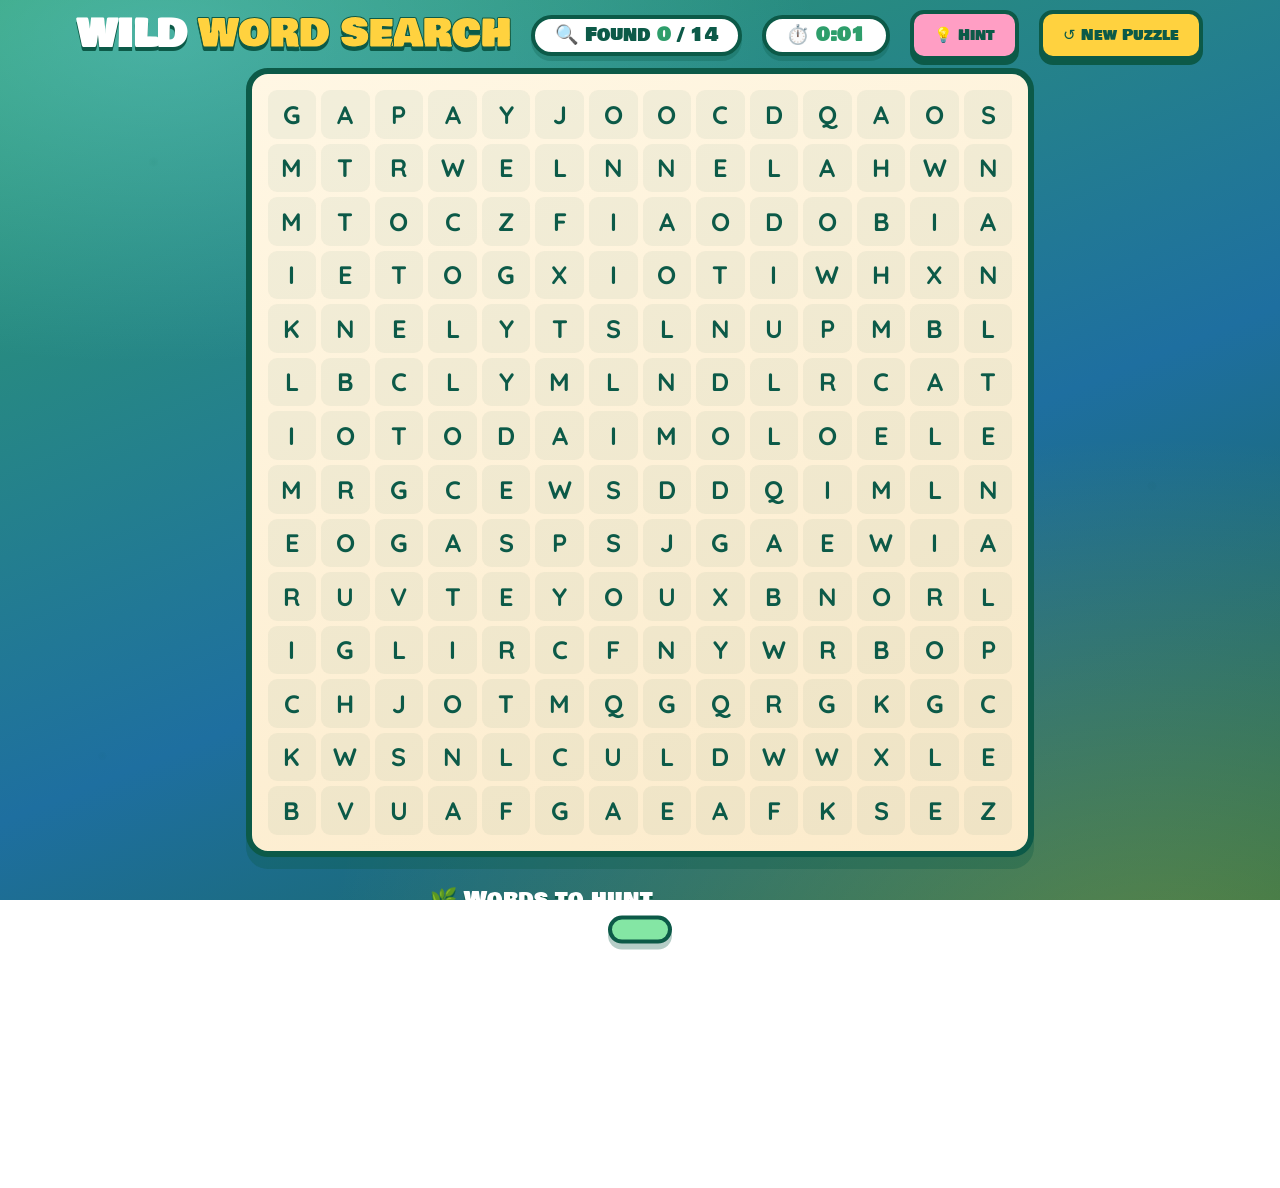
<file: wild-word-search.html>
<!DOCTYPE html>
<html lang="en-GB">
<head>
<meta charset="utf-8">
<meta name="viewport" content="width=device-width, initial-scale=1">
<title>Wild Word Search 🌿</title>
<style>
@font-face { font-family:'Bowlby One SC'; src:url('fonts/BowlbyOneSC-Regular.ttf') format('truetype'); font-weight:400; font-display:swap; }
@font-face { font-family:'Quicksand'; src:url('fonts/Quicksand-Medium.ttf') format('truetype'); font-weight:500; font-display:swap; }
@font-face { font-family:'Quicksand'; src:url('fonts/Quicksand-Bold.ttf') format('truetype'); font-weight:700; font-display:swap; }

:root{
  --mint:#84E6A4; --mint-dk:#2E9E6B; --deep:#0C5A48; --ink:#0C5A48;
  --gold:#FFD23F; --white:#fff; --aqua:#7FE3E8; --pink:#FF9EC4; --lav:#4FB985; --coral:#FF8A4C;
  --disp:'Bowlby One SC','Arial Black',sans-serif; --body:'Quicksand','Trebuchet MS',sans-serif;
}
*{box-sizing:border-box; -webkit-tap-highlight-color:transparent;}
html,body{margin:0; height:100%; font-family:var(--body); user-select:none; -webkit-user-select:none; overflow:hidden;
  background:
    radial-gradient(100% 70% at 12% 4%, rgba(127,224,255,.35) 0%, transparent 52%),
    radial-gradient(120% 110% at 90% 108%, rgba(255,210,63,.28), transparent 54%),
    linear-gradient(158deg, #2E9E6B 0%, #1E6FA0 58%, #17664A 100%);}
body::before{content:""; position:fixed; inset:0; pointer-events:none; opacity:.45;
  background-image:
    radial-gradient(9px 9px at 12% 18%, rgba(12,90,72,.10), transparent 60%),
    radial-gradient(7px 7px at 78% 12%, rgba(12,90,72,.08), transparent 60%),
    radial-gradient(10px 10px at 32% 72%, rgba(12,90,72,.09), transparent 60%),
    radial-gradient(8px 8px at 64% 84%, rgba(12,90,72,.08), transparent 60%),
    radial-gradient(9px 9px at 90% 54%, rgba(12,90,72,.08), transparent 60%),
    radial-gradient(8px 8px at 8% 84%, rgba(12,90,72,.09), transparent 60%);}
button{font-family:inherit; cursor:pointer;}

#wrap{position:relative; height:100vh; display:flex; flex-direction:column; align-items:center; padding:10px clamp(8px,2vw,26px) 14px;}

header{display:flex; align-items:center; gap:clamp(10px,1.8vw,20px); flex-wrap:wrap; justify-content:center; margin-bottom:8px;}
h1{font-family:var(--disp); color:#fff; font-size:clamp(20px,3vw,38px); margin:0; text-shadow:0 4px 0 var(--ink); line-height:1;}
h1 .em{color:var(--gold); -webkit-text-stroke:1px var(--ink);}
.pill{display:flex; align-items:center; gap:10px; background:#fff; border:4px solid var(--ink); border-radius:999px; padding:7px 20px; box-shadow:0 5px 0 rgba(12,90,72,.28);}
.pill .lbl{font-family:var(--disp); font-size:clamp(14px,1.8vw,19px); color:var(--ink); line-height:1;}
.pill .lbl b{color:var(--mint-dk);}
.btn{font-family:var(--disp); font-size:15px; color:var(--ink); background:var(--gold); border:4px solid var(--ink); border-radius:14px; padding:9px 20px; box-shadow:0 5px 0 var(--ink); transition:transform .1s, box-shadow .1s;}
.btn:active{transform:translateY(3px); box-shadow:0 2px 0 var(--ink);}
.btn.aqua{background:var(--aqua);} .btn.pink{background:var(--pink);}

#stage{flex:1; min-height:0; width:100%; display:flex; align-items:center; justify-content:center; gap:clamp(12px,2vw,30px); flex-wrap:wrap;}

#frame{--cell:clamp(20px, min(5.2vw, (96vh - 184px)/14), 54px);
  background:linear-gradient(160deg,#FFF7E4,#FCEBCB); border:6px solid var(--ink); border-radius:22px;
  padding:clamp(8px,1.3vw,16px); box-shadow:0 12px 0 rgba(12,90,72,.30); touch-action:none;}
#board{display:grid; grid-template-columns:repeat(14,var(--cell)); grid-auto-rows:var(--cell);
  gap:clamp(2px,.4vw,5px);}
.ws-cell{display:grid; place-items:center; border-radius:9px; background:rgba(12,90,72,.05);
  font-family:var(--body); font-weight:700; color:var(--ink); font-size:calc(var(--cell)*0.52); line-height:1;
  cursor:pointer; transition:background .1s, color .1s, transform .05s;}
.ws-cell.sel{background:var(--gold); color:var(--ink); transform:scale(1.04);}
.ws-cell.found{background:var(--fc,#84E6A4); color:var(--ink); box-shadow:inset 0 0 0 2px rgba(12,90,72,.25);}
.ws-cell.found.sel{background:var(--gold);}
.ws-cell.hint{animation:hintpulse .55s ease-in-out 3;}
@keyframes hintpulse{0%,100%{background:rgba(12,90,72,.05)}50%{background:var(--lav); color:#fff}}

#side{display:flex; flex-direction:column; gap:12px; max-width:min(40vw,420px);}
#side .head{font-family:var(--disp); color:#fff; font-size:clamp(16px,1.9vw,22px); text-shadow:0 3px 0 var(--ink);}
#words{display:grid; grid-template-columns:repeat(2,minmax(0,1fr)); gap:8px 14px; background:#fff;
  border:4px solid var(--ink); border-radius:18px; padding:14px 18px; box-shadow:0 6px 0 rgba(12,90,72,.2);}
.word{display:flex; align-items:center; gap:9px; font-weight:700; color:var(--ink); font-size:clamp(14px,1.6vw,20px); letter-spacing:.04em; transition:opacity .2s;}
.word .dot{width:14px; height:14px; border-radius:50%; border:2px solid rgba(12,90,72,.4); flex:none; background:transparent;}
.word.done{opacity:.55;}
.word.done .txt{text-decoration:line-through; text-decoration-thickness:3px; color:var(--mint-dk);}
.word.done .dot{background:var(--fc); border-color:var(--ink);}
.hintbtn-row{display:flex; gap:10px;}

#toast{position:fixed; left:50%; bottom:18px; transform:translateX(-50%) translateY(220%); z-index:40;
  font-family:var(--disp); font-size:clamp(16px,2vw,22px); color:var(--ink); background:var(--mint);
  border:4px solid var(--ink); border-radius:999px; padding:10px 28px; box-shadow:0 6px 0 rgba(12,90,72,.3);
  transition:transform .3s cubic-bezier(.34,1.5,.5,1);}
#toast.show{transform:translateX(-50%) translateY(0);}

#over{position:fixed; inset:0; z-index:50; display:none; place-items:center; background:rgba(12,90,72,.7); backdrop-filter:blur(3px);}
#over.show{display:grid; animation:fade .3s ease;}
@keyframes fade{from{opacity:0}to{opacity:1}}
.card{background:#fff; border:7px solid var(--ink); border-radius:30px; padding:clamp(26px,4vw,46px); text-align:center; box-shadow:0 16px 0 rgba(12,90,72,.34); max-width:90vw; animation:pop .45s cubic-bezier(.34,1.5,.5,1);}
@keyframes pop{0%{transform:scale(.7)}100%{transform:scale(1)}}
.card .ico{width:clamp(120px,18vw,190px); height:auto; animation:bob 1.5s ease-in-out infinite;}
@keyframes bob{0%,100%{transform:translateY(0) rotate(-4deg)}50%{transform:translateY(-12px) rotate(4deg)}}
.card h2{font-family:var(--disp); font-size:clamp(30px,5vw,52px); margin:6px 0 6px; line-height:1; color:var(--coral);}
.card p{font-weight:700; color:var(--ink); font-size:clamp(16px,2.2vw,22px); margin:6px 0 20px;}
.conf{position:fixed; top:-20px; z-index:60; pointer-events:none; border-radius:2px; animation:fall linear forwards;}
@keyframes fall{to{transform:translateY(110vh) rotate(720deg); opacity:.9;}}

@media (max-width:880px){
  #frame{--cell:clamp(18px, min(6vw, (94vh - 250px)/14), 40px);}
  #board{grid-template-columns:repeat(14,var(--cell));}
  #side{max-width:94vw; width:94vw;}
  #words{grid-template-columns:repeat(3,minmax(0,1fr));}
}
.pill,.btn{white-space:nowrap;}
</style>
</head>
<body>
<template id="__bundler_thumbnail">
<svg viewBox="0 0 512 512" xmlns="http://www.w3.org/2000/svg">
  <rect width="512" height="512" fill="#8FD3F4"/>
  <rect x="96" y="120" width="320" height="280" rx="24" fill="#FFF7E4" stroke="#0C5A48" stroke-width="14"/>
  <g fill="#0C5A48" font-family="sans-serif" font-weight="bold" font-size="46" text-anchor="middle">
    <text x="150" y="195">W</text><text x="210" y="195">O</text><text x="270" y="195">R</text><text x="330" y="195">D</text>
    <text x="150" y="255">P</text><text x="210" y="255">E</text><text x="270" y="255">A</text><text x="330" y="255">K</text>
    <text x="150" y="315">M</text><text x="210" y="315">E</text><text x="270" y="315">O</text><text x="330" y="315">W</text>
  </g>
  <rect x="128" y="288" width="220" height="50" rx="25" fill="#84E6A4" opacity=".55"/>
  <circle cx="392" cy="392" r="58" fill="none" stroke="#0C5A48" stroke-width="16"/>
  <line x1="430" y1="430" x2="476" y2="476" stroke="#0C5A48" stroke-width="20" stroke-linecap="round"/>
</svg>
</template>

<div id="wrap">
  <header>
    <h1>WILD <span class="em">WORD SEARCH</span></h1>
    <div class="pill"><span class="lbl">🔍 Found <b id="cnt">0</b> / <span id="tot">14</span></span></div>
    <div class="pill"><span class="lbl">⏱️ <b id="time">0:00</b></span></div>
    <button class="btn pink" id="hintBtn">💡 Hint</button>
    <button class="btn" id="newBtn">↺ New Puzzle</button>
  </header>

  <div id="stage">
    <div id="frame"><div id="board"></div></div>
    <div id="side">
      <div class="head">🌿 Words to hunt</div>
      <div id="words"></div>
    </div>
  </div>
</div>

<div id="toast"></div>

<div id="over">
  <div class="card">
    <img class="ico" src="stickers/detective/cat-detective.png" alt="Detective cat">
    <h2>YOU FOUND THEM ALL!</h2>
    <p id="overTime">Brilliant hunting, word detective!</p>
    <button class="btn" id="againBtn">✨ New Puzzle</button>
  </div>
</div>

<script>
(function(){
  "use strict";
  var SIZE=14;
  var WORDS=["ATTENBOROUGH","NATURE","PLANET","WILDLIFE","GORILLA","WHALE","LION","DOLPHIN","FOSSILS","JUNGLE","DESERT","PROTECT","COLLOCATION","LIMERICK"];
  var COLORS=["#84E6A4","#7FE3E8","#FF9EC4","#FFD23F","#C9B6F2","#FF8A4C","#9af3d8","#ffd96b"];
  var DIRS=[[0,1],[1,0],[1,1],[-1,1],[0,-1],[-1,0],[-1,-1],[1,-1]];
  var ALPHA="ABCDEFGHIJKLMNOPQRSTUVWXYZ";

  var boardEl=document.getElementById('board'),
      wordsEl=document.getElementById('words'),
      cntEl=document.getElementById('cnt'),
      timeEl=document.getElementById('time'),
      overEl=document.getElementById('over'),
      toastEl=document.getElementById('toast');
  document.getElementById('tot').textContent=WORDS.length;

  var grid, found, cells, selecting=false, startCell=null, lineCells=[], colorIdx=0;
  var startTime=0, timer=null;

  /* ---- audio ---- */
  var AC=null;
  function ac(){ if(!AC){ try{AC=new(window.AudioContext||window.webkitAudioContext)();}catch(e){} } if(AC&&AC.state==='suspended'){ try{AC.resume();}catch(e){} } return AC; }
  function tone(f,d,t,v){ var c=ac(); if(!c) return; var o=c.createOscillator(),g=c.createGain(); o.type=t||'sine'; o.frequency.value=f; g.gain.setValueAtTime(.0001,c.currentTime); g.gain.exponentialRampToValueAtTime(v||.18,c.currentTime+.02); g.gain.exponentialRampToValueAtTime(.0001,c.currentTime+d); o.connect(g).connect(c.destination); o.start(); o.stop(c.currentTime+d+.02); }
  function foundSound(){ tone(523,.12,'triangle',.2); setTimeout(function(){tone(784,.16,'triangle',.2);},90); }
  function nopeSound(){ tone(180,.16,'sawtooth',.12); }
  function winSound(){ [523,659,784,1047,1319].forEach(function(f,i){ setTimeout(function(){tone(f,.3,'triangle',.22);}, i*120); }); }

  /* ---- generation ---- */
  function emptyGrid(){ var g=[]; for(var r=0;r<SIZE;r++){ g[r]=[]; for(var c=0;c<SIZE;c++) g[r][c]=''; } return g; }
  function placeWord(g,w){
    for(var t=0;t<200;t++){
      var d=DIRS[(Math.random()*DIRS.length)|0], dr=d[0], dc=d[1], len=w.length;
      var r0=(Math.random()*SIZE)|0, c0=(Math.random()*SIZE)|0;
      var rE=r0+dr*(len-1), cE=c0+dc*(len-1);
      if(rE<0||rE>=SIZE||cE<0||cE>=SIZE) continue;
      var fits=true;
      for(var i=0;i<len;i++){ var ch=g[r0+dr*i][c0+dc*i]; if(ch && ch!==w[i]){ fits=false; break; } }
      if(!fits) continue;
      for(var j=0;j<len;j++){ g[r0+dr*j][c0+dc*j]=w[j]; }
      return true;
    }
    return false;
  }
  function generate(){
    for(var attempt=0; attempt<400; attempt++){
      var g=emptyGrid(), ok=true;
      var order=WORDS.slice().sort(function(a,b){ return b.length-a.length; });
      for(var i=0;i<order.length;i++){ if(!placeWord(g,order[i])){ ok=false; break; } }
      if(ok){
        for(var r=0;r<SIZE;r++) for(var c=0;c<SIZE;c++) if(!g[r][c]) g[r][c]=ALPHA[(Math.random()*26)|0];
        return g;
      }
    }
    return emptyGrid();
  }

  /* ---- build ---- */
  function build(){
    grid=generate(); found={}; colorIdx=0; cells=[];
    boardEl.innerHTML=''; wordsEl.innerHTML='';
    for(var r=0;r<SIZE;r++){ cells[r]=[];
      for(var c=0;c<SIZE;c++){
        var el=document.createElement('div'); el.className='ws-cell'; el.dataset.r=r; el.dataset.c=c;
        el.textContent=grid[r][c]; boardEl.appendChild(el); cells[r][c]=el;
      }
    }
    WORDS.forEach(function(w){
      var chip=document.createElement('div'); chip.className='word'; chip.dataset.w=w;
      chip.innerHTML='<span class="dot"></span><span class="txt">'+w+'</span>';
      wordsEl.appendChild(chip);
    });
    cntEl.textContent='0';
    overEl.classList.remove('show');
    startTime=Date.now();
    if(timer) clearInterval(timer);
    timer=setInterval(tick,1000); tick();
  }
  function tick(){
    var s=Math.floor((Date.now()-startTime)/1000);
    timeEl.textContent=Math.floor(s/60)+':'+('0'+(s%60)).slice(-2);
  }

  /* ---- selection ---- */
  function clearTemp(){ if(!cells) return; for(var r=0;r<SIZE;r++) for(var c=0;c<SIZE;c++) cells[r][c].classList.remove('sel'); }
  function markSel(list){ list.forEach(function(el){ if(el) el.classList.add('sel'); }); }
  function lineBetween(a,b){
    var r0=+a.dataset.r,c0=+a.dataset.c,r1=+b.dataset.r,c1=+b.dataset.c;
    var dR=r1-r0,dC=c1-c0;
    if(!(dR===0||dC===0||Math.abs(dR)===Math.abs(dC))) return null;
    var steps=Math.max(Math.abs(dR),Math.abs(dC)), sr=Math.sign(dR), sc=Math.sign(dC), out=[];
    for(var i=0;i<=steps;i++) out.push(cells[r0+sr*i][c0+sc*i]);
    return out;
  }
  function updateTo(endCell){
    clearTemp();
    var line=lineBetween(startCell,endCell);
    if(line){ lineCells=line; } else { lineCells=[startCell]; }
    markSel(lineCells);
  }
  function evaluate(){
    if(!lineCells.length){ return; }
    var str=lineCells.map(function(c){return c.textContent;}).join('');
    var rev=str.split('').reverse().join('');
    var w=null;
    for(var i=0;i<WORDS.length;i++){ var ww=WORDS[i]; if(!found[ww] && (ww===str||ww===rev)){ w=ww; break; } }
    clearTemp();
    if(w){
      found[w]=true;
      var color=COLORS[colorIdx++ % COLORS.length];
      lineCells.forEach(function(c){ c.classList.add('found'); c.style.setProperty('--fc',color); });
      var chip=wordsEl.querySelector('.word[data-w="'+w+'"]');
      if(chip){ chip.classList.add('done'); chip.style.setProperty('--fc',color); }
      cntEl.textContent=Object.keys(found).length;
      foundSound(); showToast(w);
      if(Object.keys(found).length===WORDS.length) win();
    } else if(lineCells.length>1){
      nopeSound();
    }
    lineCells=[];
  }

  boardEl.addEventListener('pointerdown',function(e){
    var cell=e.target.closest('.ws-cell'); if(!cell) return;
    ac(); selecting=true; startCell=cell; lineCells=[cell]; clearTemp(); markSel(lineCells); e.preventDefault();
  });
  window.addEventListener('pointermove',function(e){
    if(!selecting) return;
    var el=document.elementFromPoint(e.clientX,e.clientY);
    var cell=el && el.closest ? el.closest('.ws-cell') : null;
    if(cell) updateTo(cell);
  });
  window.addEventListener('pointerup',function(){
    if(!selecting) return; selecting=false; evaluate();
  });
  window.addEventListener('pointercancel',function(){ if(selecting){ selecting=false; clearTemp(); lineCells=[]; } });

  /* ---- toast / hint / win ---- */
  var PRAISE=["Nice find!","Got it! ⭐","Brilliant!","Wild! 🦁","Nature star! 🌿","Spot on!"];
  function showToast(w){
    toastEl.textContent=PRAISE[(Math.random()*PRAISE.length)|0]+'  '+w;
    toastEl.classList.add('show');
    clearTimeout(showToast._t); showToast._t=setTimeout(function(){ toastEl.classList.remove('show'); },1300);
  }
  function findFirstCell(w){
    for(var r=0;r<SIZE;r++) for(var c=0;c<SIZE;c++){
      for(var d=0;d<DIRS.length;d++){
        var dr=DIRS[d][0], dc=DIRS[d][1], ok=true;
        var rE=r+dr*(w.length-1), cE=c+dc*(w.length-1);
        if(rE<0||rE>=SIZE||cE<0||cE>=SIZE) continue;
        for(var i=0;i<w.length;i++){ if(grid[r+dr*i][c+dc*i]!==w[i]){ ok=false; break; } }
        if(ok) return cells[r][c];
      }
    }
    return null;
  }
  document.getElementById('hintBtn').addEventListener('click',function(){
    var remaining=WORDS.filter(function(w){ return !found[w]; });
    if(!remaining.length) return;
    var w=remaining[(Math.random()*remaining.length)|0];
    var cell=findFirstCell(w); if(!cell) return;
    cell.classList.remove('hint'); void cell.offsetWidth; cell.classList.add('hint');
    tone(660,.12,'sine',.14);
    setTimeout(function(){ cell.classList.remove('hint'); },1800);
  });

  function win(){
    if(timer) clearInterval(timer);
    var t=timeEl.textContent;
    document.getElementById('overTime').textContent='You cleared the grid in '+t+'. You’d make a brilliant nature explorer — just like David! 🌍';
    winSound(); confetti();
    setTimeout(function(){ overEl.classList.add('show'); },500);
  }
  function confetti(){
    var cols=['#FFD23F','#FF8A4C','#7FE3E8','#fff','#C9B6F2','#FF9EC4','#84E6A4'];
    for(var i=0;i<110;i++){ var d=document.createElement('div'); d.className='conf';
      var s=7+Math.random()*9; d.style.width=s+'px'; d.style.height=(s*0.5)+'px';
      d.style.left=Math.random()*100+'vw'; d.style.background=cols[i%cols.length];
      d.style.animationDuration=(2.4+Math.random()*2)+'s'; d.style.animationDelay=(Math.random()*0.6)+'s';
      if(Math.random()<.5) d.style.borderRadius='50%';
      document.body.appendChild(d); (function(el){setTimeout(function(){el.remove();},5200);})(d);
    }
  }

  document.getElementById('newBtn').addEventListener('click',build);
  document.getElementById('againBtn').addEventListener('click',build);

  build();
})();
</script>
</body>
</html>
</file>
<file: colors_and_type.css>
/* ============================================================
   PLAYFUL DETECTIVE — Design Tokens
   Teaching materials for live online English lessons (Grade 4).
   Bright, cheerful, storybook-mystery vibe. British English.
   Link this file in every slide / worksheet you create.
   ============================================================ */

/* Fonts: Bowlby One SC (headings, loud display) + Quicksand (body) — both self-hosted.
   Baloo 2 (CDN) stays as a display fallback only. */
@import url('https://fonts.googleapis.com/css2?family=Baloo+2:wght@400;500;600;700;800&display=swap');

/* Self-hosted brand display faces */
@font-face {
  font-family: 'Bowlby One SC';
  src: url('fonts/BowlbyOneSC-Regular.ttf') format('truetype');
  font-weight: 400;
  font-style: normal;
  font-display: swap;
}

/* Self-hosted body face — Quicksand (Light→Bold) */
@font-face {
  font-family: 'Quicksand';
  src: url('fonts/Quicksand-Light.ttf') format('truetype');
  font-weight: 300;
  font-style: normal;
  font-display: swap;
}
@font-face {
  font-family: 'Quicksand';
  src: url('fonts/Quicksand-Regular.ttf') format('truetype');
  font-weight: 400;
  font-style: normal;
  font-display: swap;
}
@font-face {
  font-family: 'Quicksand';
  src: url('fonts/Quicksand-Medium.ttf') format('truetype');
  font-weight: 500;
  font-style: normal;
  font-display: swap;
}
@font-face {
  font-family: 'Quicksand';
  src: url('fonts/Quicksand-SemiBold.ttf') format('truetype');
  font-weight: 600;
  font-style: normal;
  font-display: swap;
}
@font-face {
  font-family: 'Quicksand';
  src: url('fonts/Quicksand-Bold.ttf') format('truetype');
  font-weight: 700;
  font-style: normal;
  font-display: swap;
}

:root {
  /* ---------- COLOUR: Primary ---------- */
  --pd-yellow:        #FFFF95;  /* pale lemon */
  --pd-orange:        #FF931E;  /* bright orange */

  /* ---------- COLOUR: Secondary ---------- */
  --pd-sky:           #AEFBFF;  /* pale aqua */
  --pd-teal:          #83EEA6;  /* signature mint green */

  /* ---------- COLOUR: Accents ---------- */
  --pd-coral:         #FDCDDC;  /* soft pink */
  --pd-grape:         #DD316F;  /* rose / magenta (bold accent, light text) */
  --pd-pink-bright:   #FF7BAC;  /* bright pink */
  --pd-blue:          #3FA9F5;  /* sky blue */
  --pd-green:         #7AC943;  /* leaf green */
  --pd-red:           #FF1D25;  /* red (sparingly) */

  /* ---------- COLOUR: Backgrounds ---------- */
  --pd-cream:         #F9F8F4;  /* warm off-white — neutral page bg */
  --pd-pale-blue:     #83EEA6;  /* mint green — vivid colour-block bg */
  --pd-white:         #FFFFFF;
  /* vivid full-bleed "block" backgrounds (brand swatches) */
  --pd-bg-mint:       #83EEA6;
  --pd-bg-aqua:       #AEFBFF;
  --pd-bg-pink:       #FDCDDC;
  --pd-bg-lemon:      #FFFF95;
  --pd-bg-rose:       #DD316F;
  --pd-bg-teal:       #02594E;
  --pd-bg-teal-dk:    #004256;

  /* ---------- COLOUR: Ink / text ---------- */
  --pd-ink:           #02594E;  /* deep pine teal — bold text & outlines */
  --pd-ink-soft:      #2C6A5E;  /* muted teal — secondary text */
  --pd-paw:           #02594E;  /* paw-print / footprint (pine teal) */

  /* ---------- COLOUR: tints (soft fills for cards/badges) ---------- */
  --pd-yellow-tint:   #FCFCCB;
  --pd-orange-tint:   #FFE6CC;
  --pd-sky-tint:      #E6FEFF;
  --pd-teal-tint:     #D6F8E2;
  --pd-coral-tint:    #FDE7EF;
  --pd-grape-tint:    #FBD6E3;

  /* ---------- Semantic colour roles ---------- */
  --pd-bg:            var(--pd-cream);
  --pd-fg:            var(--pd-ink);
  --pd-fg-muted:      var(--pd-ink-soft);
  --pd-primary:       var(--pd-teal);     /* mint green leads */
  --pd-primary-ink:   var(--pd-ink);      /* text on mint */
  --pd-cta:           var(--pd-teal);
  --pd-cta-ink:       var(--pd-ink);      /* dark teal text on mint */
  --pd-link:          var(--pd-ink);

  /* ---------- TYPE families ---------- */
  --pd-font-display:  'Bowlby One SC', 'Baloo 2', system-ui, sans-serif;
  --pd-font-body:     'Quicksand', 'Nunito', system-ui, sans-serif;

  /* ---------- TYPE scale (large, screen-share friendly) ---------- */
  --pd-text-hero:     72px;   /* slide hero title */
  --pd-text-h1:       54px;
  --pd-text-h2:       40px;
  --pd-text-h3:       30px;
  --pd-text-lead:     26px;   /* intro / lead body */
  --pd-text-body:     22px;   /* default body */
  --pd-text-small:    18px;   /* captions, labels */
  --pd-text-badge:    18px;

  --pd-weight-body:   500;
  --pd-weight-strong: 800;
  --pd-leading-tight: 1.1;
  --pd-leading-body:  1.5;
  --pd-tracking-head: 0.02em;

  /* ---------- SPACING (8pt-ish, generous) ---------- */
  --pd-space-1: 8px;
  --pd-space-2: 16px;
  --pd-space-3: 24px;
  --pd-space-4: 32px;
  --pd-space-5: 48px;
  --pd-space-6: 64px;
  --pd-space-7: 96px;

  /* ---------- RADII (rounded, sticker-like) ---------- */
  --pd-radius-sm:  12px;
  --pd-radius-md:  20px;
  --pd-radius-lg:  32px;
  --pd-radius-xl:  44px;
  --pd-radius-pill: 999px;

  /* ---------- BORDERS (chunky, friendly outlines) ---------- */
  --pd-border:      3px solid var(--pd-ink);
  --pd-border-w:    3px;
  --pd-border-thick: 4px solid var(--pd-ink);

  /* ---------- SHADOWS (soft, slightly playful drop) ---------- */
  --pd-shadow-sm:  0 4px 0 rgba(45,42,102,0.12);
  --pd-shadow-md:  0 8px 0 rgba(45,42,102,0.14);
  --pd-shadow-soft: 0 10px 28px rgba(45,42,102,0.18);
  --pd-shadow-sticker: 0 6px 0 rgba(45,42,102,0.22);
  /* layered "pop" shadow — chunky offset + soft ambient, for dimensional cards */
  --pd-shadow-pop: 0 14px 0 rgba(45,42,102,0.12), 0 26px 50px rgba(45,42,102,0.24);

  /* ---------- Playful tilts (apply to stickers/badges) ---------- */
  --pd-tilt-l: -3deg;  /* @kind other */
  --pd-tilt-r:  3deg;  /* @kind other */
}

/* ============================================================
   BASE ELEMENT STYLES
   ============================================================ */
.pd-body, body.pd {
  margin: 0;
  background: var(--pd-bg);
  color: var(--pd-fg);
  font-family: var(--pd-font-body);
  font-weight: var(--pd-weight-body);
  font-size: var(--pd-text-body);
  line-height: var(--pd-leading-body);
  -webkit-font-smoothing: antialiased;
}

.pd-hero,
.pd h1, h1.pd {
  font-family: var(--pd-font-display);
  font-weight: 800;
  letter-spacing: var(--pd-tracking-head);
  line-height: var(--pd-leading-tight);
  color: var(--pd-fg);
  margin: 0;
}
.pd-hero { font-size: var(--pd-text-hero); }
.pd h1, h1.pd { font-size: var(--pd-text-h1); }

.pd h2, h2.pd {
  font-family: var(--pd-font-display);
  font-weight: 800;
  font-size: var(--pd-text-h2);
  line-height: var(--pd-leading-tight);
  letter-spacing: var(--pd-tracking-head);
  margin: 0;
}
.pd h3, h3.pd {
  font-family: var(--pd-font-display);
  font-weight: 600;
  font-size: var(--pd-text-h3);
  margin: 0;
}
.pd p, p.pd { font-size: var(--pd-text-body); line-height: var(--pd-leading-body); margin: 0; }
.pd-lead { font-size: var(--pd-text-lead); line-height: 1.45; }
.pd-small { font-size: var(--pd-text-small); }

/* ============================================================
   COMPONENT PRIMITIVES
   ============================================================ */

/* Rounded card — the workhorse container */
.pd-card {
  background: var(--pd-white);
  border: var(--pd-border);
  border-radius: var(--pd-radius-lg);
  box-shadow: var(--pd-shadow-soft);
  padding: var(--pd-space-4);
}

/* Sticker badge — tilted, chunky outline */
.pd-badge {
  display: inline-flex;
  align-items: center;
  gap: var(--pd-space-1);
  font-family: var(--pd-font-display);
  font-weight: 600;
  font-size: var(--pd-text-badge);
  color: var(--pd-ink);
  background: var(--pd-yellow);
  border: var(--pd-border);
  border-radius: var(--pd-radius-pill);
  padding: 6px 16px;
  box-shadow: var(--pd-shadow-sticker);
  white-space: nowrap;
  transform: rotate(var(--pd-tilt-l));
}
.pd-badge--sky   { background: var(--pd-sky); }
.pd-badge--teal  { background: var(--pd-teal); color: var(--pd-ink); }
.pd-badge--coral { background: var(--pd-coral); color: var(--pd-ink); }
.pd-badge--grape { background: var(--pd-grape); color: #fff; }
.pd-badge--tilt-r { transform: rotate(var(--pd-tilt-r)); }

/* Primary button — Maggie-style chunky pill with solid teal drop-shadow */
.pd-btn {
  display: inline-flex;
  align-items: center;
  justify-content: center;
  gap: var(--pd-space-1);
  font-family: var(--pd-font-display);
  font-weight: 400;
  font-size: var(--pd-text-body);
  text-transform: uppercase;
  letter-spacing: 0.02em;
  color: var(--pd-ink);
  background: var(--pd-teal);
  border: 3px solid var(--pd-ink);
  border-radius: var(--pd-radius-pill);
  padding: 16px 38px;
  box-shadow: -3px 6px 0 var(--pd-ink);
  white-space: nowrap;
  cursor: pointer;
  transition: transform 100ms ease, box-shadow 100ms ease;
}
.pd-btn:hover  { transform: translate(1px,-2px); box-shadow: -4px 9px 0 var(--pd-ink); }
.pd-btn:active { transform: translate(-2px,5px); box-shadow: -1px 2px 0 var(--pd-ink); }
.pd-btn--mint     { background: var(--pd-teal); }
.pd-btn--aqua     { background: var(--pd-sky); }
.pd-btn--pink     { background: var(--pd-coral); }
.pd-btn--lavender { background: var(--pd-grape); }
.pd-btn--yellow   { background: var(--pd-yellow); }
.pd-btn--sky      { background: var(--pd-sky); }
.pd-btn--rose     { background: var(--pd-grape); color: #fff; border-color: var(--pd-ink); box-shadow: -3px 6px 0 var(--pd-ink); }

/* Speech bubble — for chatty narration / the cat talking */
.pd-bubble {
  position: relative;
  display: inline-block;
  background: var(--pd-white);
  border: var(--pd-border);
  border-radius: var(--pd-radius-lg);
  padding: var(--pd-space-3) var(--pd-space-4);
  box-shadow: var(--pd-shadow-soft);
  font-family: var(--pd-font-body);
  font-weight: 600;
}
.pd-bubble::after {
  content: "";
  position: absolute;
  left: 42px; bottom: -18px;
  width: 26px; height: 26px;
  background: var(--pd-white);
  border-right: var(--pd-border);
  border-bottom: var(--pd-border);
  border-bottom-right-radius: 6px;
  transform: rotate(45deg);
}

/* Dotted trail — connect elements like footprints on a map */
.pd-trail {
  border: none;
  border-top: 5px dotted var(--pd-orange);
  margin: var(--pd-space-3) 0;
}

/* Tinted info panel */
.pd-panel {
  background: var(--pd-sky-tint);
  border: var(--pd-border);
  border-radius: var(--pd-radius-lg);
  padding: var(--pd-space-4);
}

/* ============================================================
   STORYBOOK POP — depth, scatter & motion utility layer
   Bold colour-blocking, dimensional cards, confetti, big type.
   Use on slides/posters where you want energy, not just tidiness.
   ============================================================ */

/* --- Big organic background blobs (layer behind content) --- */
.pd-blob {
  position: absolute;
  border-radius: 46% 54% 58% 42% / 52% 44% 56% 48%;
  z-index: 0;
  pointer-events: none;
}
.pd-blob--yellow { background: var(--pd-yellow); }
.pd-blob--orange { background: var(--pd-orange); }
.pd-blob--sky    { background: var(--pd-sky); }
.pd-blob--teal   { background: var(--pd-teal); }
.pd-blob--coral  { background: var(--pd-coral); }
.pd-blob--grape  { background: var(--pd-grape); }
.pd-blob--ring   { background: transparent; border: 14px solid var(--pd-yellow); }

/* A giant arch / sun peeking from an edge */
.pd-arch {
  position: absolute;
  border-radius: 999px 999px 0 0;
  z-index: 0;
  pointer-events: none;
}

/* --- Dimensional pop card: thick outline + layered shadow --- */
.pd-pop-card {
  position: relative;
  background: var(--pd-white);
  border: 5px solid var(--pd-ink);
  border-radius: var(--pd-radius-lg);
  box-shadow: var(--pd-shadow-pop);
  padding: var(--pd-space-4);
  z-index: 2;
}

/* --- Multi-colour expressive display word helpers --- */
.pd-word { font-family: var(--pd-font-display); font-weight: 800; line-height: 1.04; letter-spacing: 0.02em; display: inline-block; white-space: nowrap; }
.pd-ink-stroke { -webkit-text-stroke: 4px var(--pd-ink); paint-order: stroke fill; }
.pd-c-yellow { color: var(--pd-yellow); }
.pd-c-orange { color: var(--pd-orange); }
.pd-c-sky    { color: var(--pd-sky); }
.pd-c-teal   { color: var(--pd-teal); }
.pd-c-coral  { color: var(--pd-coral); }
.pd-c-grape  { color: var(--pd-grape); }

/* --- Confetti scatter --- *
 * Put .pd-confetti (absolutely-filling, z-index 1) inside a stage and let the
 * deck's confetti script populate it, OR drop .pd-cf children by hand. */
.pd-confetti { position: absolute; inset: 0; z-index: 1; pointer-events: none; overflow: hidden; }
.pd-cf { position: absolute; will-change: transform; }
.pd-dot { border-radius: 999px; }

/* --- Gentle, child-friendly motion --- */
@keyframes pd-float   { 0%,100% { transform: translateY(0) rotate(var(--cf-rot,0deg)); } 50% { transform: translateY(-14px) rotate(calc(var(--cf-rot,0deg) + 8deg)); } }
@keyframes pd-bob     { 0%,100% { transform: translateY(0); } 50% { transform: translateY(-12px); } }
@keyframes pd-pop-in  { 0% { transform: scale(0.6) translateY(24px); opacity: 0; } 70% { transform: scale(1.06) translateY(-4px); opacity: 1; } 100% { transform: scale(1) translateY(0); opacity: 1; } }
@keyframes pd-spin-slow { to { transform: rotate(360deg); } }

.pd-anim-float { animation: pd-float 5s ease-in-out infinite; }
.pd-anim-bob   { animation: pd-bob 4s ease-in-out infinite; }

/* Staggered entrance — the deck adds .pd-enter to the active slide; children
 * with [data-pop] pop in one after another. Honours reduced-motion. */
.pd-enter [data-pop] { opacity: 0; }
.pd-enter.pd-go [data-pop] { animation: pd-pop-in 620ms cubic-bezier(.34,1.56,.64,1) both; }
.pd-enter.pd-go [data-pop="2"] { animation-delay: 110ms; }
.pd-enter.pd-go [data-pop="3"] { animation-delay: 220ms; }
.pd-enter.pd-go [data-pop="4"] { animation-delay: 330ms; }
.pd-enter.pd-go [data-pop="5"] { animation-delay: 440ms; }
.pd-enter.pd-go [data-pop="6"] { animation-delay: 550ms; }
.pd-enter.pd-go [data-pop="7"] { animation-delay: 660ms; }

@media (prefers-reduced-motion: reduce) {
  .pd-anim-float, .pd-anim-bob { animation: none; }
  .pd-enter.pd-go [data-pop] { animation: none; opacity: 1; }
}
</file>
<file: lesson5.css>
/* ============================================================
   LESSON 5 — "The Long Way to the Red Planet" · SPACE MISSION
   Same Playful Detective layout system as Lessons 1–4 (rounded
   cards, thick dark outlines, soft drop shadows, chunky Bowlby
   headings, pill section badges, playful tilts) — but a deep-space
   NIGHT palette: indigo cosmos, lavender astronaut purples, gold
   stars, coral & aqua pops, plus a warm Mars-orange. Friendly,
   storybook, never scary. British English throughout.
   Differentiator shapes vs L4's pitch stripes/bunting: a twinkling
   STAR FIELD, rocket trail dotted lines, planet roundels, and a
   soft comet glow. Art = the lavender flat-cartoon space stickers.
   ============================================================ */

:root {
  /* ---- Space working palette (harmonised w/ brand candy pastels) ---- */
  --sp-indigo:    #1B1240;   /* deepest cosmos */
  --sp-indigo-2:  #241A52;   /* ink / outlines (matches sticker linework) */
  --sp-purple:    #2E2168;   /* mid space */
  --sp-purple-2:  #3A2A7A;
  --sp-violet:    #6C4FD8;   /* bright cosmic violet */
  --sp-lav:       #A27CFF;   /* astronaut-suit lavender — LEAD */
  --sp-lav-soft:  #C9B8FF;

  --sp-ink:       #241A52;   /* near-black indigo — outlines & text on light */
  --sp-cream:     #FBF6E9;   /* warm light page */
  --sp-white:     #FFFFFF;

  --sp-gold:      #FFC93C;   /* bright star gold */
  --sp-gold-dk:   #F2A900;
  --sp-coral:     #FF8FB8;   /* soft pink pop */
  --sp-coral-dk:  #E0588E;
  --sp-aqua:      #6FE3DE;   /* fresh aqua pop */
  --sp-aqua-dk:   #2BA8A2;
  --sp-mars:      #FF7A3D;   /* the red planet — warm orange-red */
  --sp-mars-dk:   #D9531C;

  /* tints (soft card fills) */
  --sp-tint-lav:   #ECE6FF;
  --sp-tint-gold:  #FFF1C9;
  --sp-tint-coral: #FFE1EC;
  --sp-tint-aqua:  #D8F7F4;
  --sp-tint-mars:  #FFE2D2;

  /* shadows in deep-indigo ink */
  --sp-shadow-pop:  0 14px 0 rgba(20,12,48,.16), 0 26px 50px rgba(20,12,48,.40);
  --sp-shadow-card: 0 10px 30px rgba(20,12,48,.34);
  --sp-drop:        0 7px 0 rgba(20,12,48,.30);
}

/* ============================================================
   SLIDE SHELLS — cosmic gradients + baked starfield
   ============================================================ */
.slide { position:absolute; inset:0; font-family:var(--pd-font-body); color:var(--sp-ink); overflow:hidden; }
.slide.cream { background:var(--sp-cream); color:var(--sp-ink); }

/* DEEP space — title / dividers / closing (darkest, most dramatic) */
.slide.space-deep {
  color:#fff;
  background:
    radial-gradient(115% 80% at 50% -16%, rgba(162,124,255,.34), transparent 56%),
    radial-gradient(150% 130% at 50% 44%, #2c2068 0%, #1d1448 48%, #120c30 100%);
}
/* MID space — activity slides (a touch lighter, violet wash) */
.slide.space {
  color:#fff;
  background:
    radial-gradient(105% 72% at 82% -8%, rgba(255,143,184,.22), transparent 52%),
    radial-gradient(120% 120% at 18% 110%, rgba(111,227,222,.16), transparent 52%),
    radial-gradient(150% 130% at 50% 40%, #382a82 0%, #281c64 52%, #1a1242 100%);
}
/* twinkly star dust baked into every space slide (very subtle) */
.slide.space::before, .slide.space-deep::before {
  content:""; position:absolute; inset:0; z-index:0; pointer-events:none; opacity:.6;
  background-image:
    radial-gradient(1.5px 1.5px at 12% 22%, rgba(255,255,255,.9), transparent),
    radial-gradient(1.5px 1.5px at 78% 14%, rgba(255,255,255,.8), transparent),
    radial-gradient(2px 2px   at 34% 68%, rgba(255,255,255,.7), transparent),
    radial-gradient(1.5px 1.5px at 62% 82%, rgba(255,255,255,.75), transparent),
    radial-gradient(1.5px 1.5px at 90% 56%, rgba(255,255,255,.7), transparent),
    radial-gradient(2px 2px   at 8% 80%,  rgba(255,255,255,.7), transparent),
    radial-gradient(1.5px 1.5px at 50% 10%, rgba(255,255,255,.7), transparent),
    radial-gradient(1.5px 1.5px at 24% 44%, rgba(255,255,255,.6), transparent);
}

.pad { position:absolute; inset:0; padding:78px 104px; box-sizing:border-box; display:flex; flex-direction:column; z-index:4; }

.slide.space .lead, .slide.space-deep .lead { color:rgba(255,255,255,.95); text-shadow:0 2px 14px rgba(12,8,32,.5); }
.on-dark { color:#fff; }

/* ============================================================
   TYPE
   ============================================================ */
h1.title { font-family:var(--pd-font-display); font-weight:800; font-size:96px; line-height:1.08; letter-spacing:.02em; margin:0; }
h2.head  { font-family:var(--pd-font-display); font-weight:800; font-size:60px; line-height:1.12; letter-spacing:.02em; margin:0; }
.lead    { font-size:34px; font-weight:600; line-height:1.4; color:var(--pd-ink-soft); }
.reading { font-size:33px; font-weight:500; line-height:1.5; color:var(--sp-ink); }
h1.title .pd-word { -webkit-text-stroke:0; }

/* Space display colours for big multi-colour words */
.pd-c-lav   { color:var(--sp-lav); }
.pd-c-gold  { color:var(--sp-gold); }
.pd-c-white { color:#fff; }
.pd-c-coral { color:var(--sp-coral); }
.pd-c-aqua  { color:var(--sp-aqua); }
.pd-c-mars  { color:var(--sp-mars); }
.ink-stroke { -webkit-text-stroke:5px var(--sp-ink); paint-order:stroke fill; }

/* ============================================================
   EYEBROW — "🚀 SPACE MISSION · LESSON 5" section badge
   ============================================================ */
.eyebrow {
  display:inline-flex; align-items:center; gap:13px; align-self:flex-start; white-space:nowrap;
  font-family:var(--pd-font-display); font-weight:700; font-size:27px; color:var(--sp-ink);
  letter-spacing:.05em; text-transform:uppercase;
  background:#fff; border:5px solid var(--sp-ink); border-radius:999px;
  padding:11px 30px; box-shadow:0 8px 0 rgba(20,12,48,.28); transform:rotate(-1.5deg);
}
.eyebrow.gold  { background:var(--sp-gold); }
.eyebrow.lav   { background:var(--sp-lav);  color:#fff; }
.eyebrow.coral { background:var(--sp-coral); color:var(--sp-ink); }
.eyebrow.aqua  { background:var(--sp-aqua); color:var(--sp-ink); }
.eyebrow.mars  { background:var(--sp-mars); color:#fff; }
.eyebrow.tilt-r { transform:rotate(1.5deg); }

/* ============================================================
   STAR FIELD — twinkling scatter (filled by deck script)
   <div class="starfield" data-stars="N"></div>
   ============================================================ */
.starfield { position:absolute; inset:0; z-index:1; pointer-events:none; overflow:hidden; }
.tw { position:absolute; will-change:transform, opacity; }
.tw.dot { border-radius:999px; background:#fff; }
/* 4-point sparkle star */
.tw.spark { background:var(--sp-gold);
  clip-path:polygon(50% 0,61% 39%,100% 50%,61% 61%,50% 100%,39% 61%,0 50%,39% 39%); }
@keyframes sp-twinkle { 0%,100% { opacity:.25; transform:scale(.7); } 50% { opacity:1; transform:scale(1.15); } }

/* large soft glows (planet light / comet halo) */
.glow { position:absolute; border-radius:50%; z-index:0; pointer-events:none;
  background:radial-gradient(circle, rgba(255,201,60,.30) 0%, rgba(255,201,60,0) 66%); }
.glow.lav   { background:radial-gradient(circle, rgba(162,124,255,.40) 0%, rgba(162,124,255,0) 66%); }
.glow.coral { background:radial-gradient(circle, rgba(255,143,184,.34) 0%, rgba(255,143,184,0) 66%); }
.glow.mars  { background:radial-gradient(circle, rgba(255,122,61,.36) 0%, rgba(255,122,61,0) 66%); }

/* faint dotted orbit ring */
.orbit { position:absolute; border-radius:50%; border:5px dotted rgba(255,255,255,.16); z-index:0; pointer-events:none; }

/* ============================================================
   PLANET ROUNDEL number badge
   ============================================================ */
.roundel { position:relative; flex:none; width:94px; height:94px; border-radius:50%; transform:rotate(-4deg);
  background:radial-gradient(circle at 36% 28%, color-mix(in srgb, var(--badge,var(--sp-gold)) 62%, #fff) 0 14%, var(--badge,var(--sp-gold)) 50%, color-mix(in srgb, var(--badge,var(--sp-gold)) 70%, var(--sp-ink)) 100%);
  border:5px solid var(--sp-ink); box-shadow:var(--sp-drop); display:grid; place-items:center; }
.roundel::before { content:""; position:absolute; left:18%; top:13%; width:30%; height:24%; border-radius:50%;
  background:linear-gradient(140deg, rgba(255,255,255,.85), transparent 70%); }
.roundel .num { font-family:var(--pd-font-display); font-weight:700; font-size:42px; color:var(--sp-ink); }
.roundel.sm { width:72px; height:72px; }
.roundel.sm .num { font-size:32px; }

/* coloured icon circle (warm-up chat cards) */
.iconcircle { flex:none; width:108px; height:108px; border-radius:50%; display:grid; place-items:center;
  font-size:58px; border:5px solid var(--sp-ink); box-shadow:var(--sp-drop); background:var(--sp-gold); }
.iconcircle.lav  { background:var(--sp-lav); }
.iconcircle.coral{ background:var(--sp-coral); }
.iconcircle.aqua { background:var(--sp-aqua); }
.iconcircle.mars { background:var(--sp-mars); }

/* ============================================================
   CARDS — rounded space-station panels (thick outline + drop)
   ============================================================ */
.sp-card { position:relative; background:#fff; border:5px solid var(--sp-ink); color:var(--sp-ink);
  border-radius:34px; box-shadow:var(--sp-shadow-pop); padding:var(--pd-space-4); }
.sp-card.tint-lav   { background:var(--sp-tint-lav); }
.sp-card.tint-gold  { background:var(--sp-tint-gold); }
.sp-card.tint-coral { background:var(--sp-tint-coral); }
.sp-card.tint-aqua  { background:var(--sp-tint-aqua); }
.sp-card.tint-mars  { background:var(--sp-tint-mars); }

/* item rows — rounded pill with roundel/icon badge */
.itemlist { list-style:none; margin:0; padding:0; display:flex; flex-direction:column; gap:22px; }
.item { position:relative; display:flex; align-items:center; gap:26px;
  background:#fff; border:5px solid var(--sp-ink); border-radius:999px;
  box-shadow:var(--sp-shadow-pop); padding:18px 38px;
  font-size:32px; font-weight:600; line-height:1.25; color:var(--sp-ink); }
.item:nth-child(odd)  { transform:rotate(-.6deg); }
.item:nth-child(even) { transform:rotate(.6deg); }
.itemlist.compact .item { padding:15px 30px; font-size:28px; gap:20px; border-radius:30px; }
.item .body { flex:1; }

/* fact / definition "tip" pill */
.tip { display:inline-flex; align-items:center; gap:12px; font-weight:700; font-size:28px; color:var(--sp-ink);
  background:#fff; border:4px solid var(--sp-ink); border-radius:999px; padding:9px 26px; box-shadow:var(--sp-drop); }
.tip b { font-family:var(--pd-font-display); font-weight:700; }

.chip-tag { font-family:var(--pd-font-display); font-weight:700; font-size:25px; color:var(--sp-ink);
  background:#fff; border:4px solid var(--sp-ink); border-radius:999px; padding:10px 24px; box-shadow:var(--sp-drop); }

/* ============================================================
   GRAMMAR COLOUR CODES
   their=lav · there=aqua · they're=coral ·  pronouns=violet
   direct speech marks = gold · linking words = mars
   ============================================================ */
.g-their { color:#6A45D8; font-weight:700; }
.g-there { color:#1F8F89; font-weight:700; }
.g-theyre{ color:var(--sp-coral-dk); font-weight:700; }
.g-pro   { color:#6A45D8; font-weight:700; }
.g-link  { color:var(--sp-mars-dk); font-weight:700; }
.g-speech{ color:#B07900; font-weight:700; }

.hl { font-weight:700; padding:.02em .22em; border-radius:8px; }
.hl-key   { color:#5b3a00; background:#FFE9A8; box-shadow:0 0 0 2px #FFD45E inset; }
.hl-their { color:#3f2596; background:var(--sp-tint-lav);   box-shadow:0 0 0 2px #C9B8FF inset; }
.hl-there { color:#0f6d68; background:var(--sp-tint-aqua);  box-shadow:0 0 0 2px #9BE7E2 inset; }
.hl-theyre{ color:#a02d63; background:var(--sp-tint-coral); box-shadow:0 0 0 2px #FFB3D1 inset; }

/* ============================================================
   TABLES — rounded cosmic grid (pronoun family / homophones)
   ============================================================ */
.sp-table { width:100%; border-collapse:separate; border-spacing:0; }
.sp-table th, .sp-table td {
  border:4px solid var(--sp-ink); padding:15px 22px; font-size:27px; font-weight:600; text-align:left; background:#fff; color:var(--sp-ink); }
.sp-table th { font-family:var(--pd-font-display); font-weight:700; font-size:25px; color:#fff; background:var(--sp-violet); }
.sp-table tr th:first-child { border-top-left-radius:22px; }
.sp-table tr th:last-child  { border-top-right-radius:22px; }
.sp-table tr:last-child td:first-child { border-bottom-left-radius:22px; }
.sp-table tr:last-child td:last-child  { border-bottom-right-radius:22px; }
.sp-table .seed { font-family:var(--pd-font-display); font-weight:700; color:var(--sp-violet); }
.sp-table .eg   { font-style:italic; color:var(--pd-ink-soft); }
.sp-table .write { color:#a99fce; font-size:24px; letter-spacing:.05em; }
.sp-table.tight th, .sp-table.tight td { padding:11px 18px; font-size:23px; }
.sp-table.tight th { font-size:21px; }

/* ============================================================
   FILL-IN blanks & write lines
   ============================================================ */
.blank { display:inline-block; min-width:200px; border-bottom:6px dotted var(--sp-lav); height:.9em; vertical-align:-2px; }
.writeline { display:block; height:0; border-bottom:5px dotted #b3a9d6; margin:26px 0; }
.arrow { font-family:var(--pd-font-display); color:var(--sp-violet); padding:0 .22em; }

/* checklist row */
.check { display:flex; align-items:flex-start; gap:18px; font-size:28px; font-weight:600; line-height:1.35; color:var(--sp-ink); }
.check .box { flex:none; width:38px; height:38px; border:4px solid var(--sp-ink); border-radius:9px; background:#fff; margin-top:3px; box-shadow:0 4px 0 rgba(20,12,48,.22); }

/* speech-mark rule card numbering */
.rule-no { font-family:var(--pd-font-display); font-weight:700; font-size:30px; color:#fff;
  background:var(--sp-violet); border:4px solid var(--sp-ink); border-radius:14px;
  width:54px; height:54px; display:grid; place-items:center; flex:none; box-shadow:var(--sp-drop); transform:rotate(-3deg); }

/* motif images */
.motif { z-index:5; filter:drop-shadow(0 12px 18px rgba(12,8,32,.45)); }
</file>
<file: lesson12.css>
/* ============================================================
   LESSON 12 — "Cats: Small but Mighty Hunters" · FACT FILES
   The Fact Files unit leaves the moonlit forest for a bright,
   sunny living-room-window world of cats. Layers on top of
   lesson5.css (the full layout system) + lesson6.css (the
   ⚡ Field Challenge callout) — but retunes the whole palette
   from deep-night to BRIGHT candy-pastel: mint-green lead,
   pine-teal ink, lemon / coral / aqua pops. Backgrounds are
   warm cream or bold mint/aqua colour blocks (never dark).
   New teaching furniture this lesson:
     • Literal vs figurative     — lit (teal) · fig (rose)
     • Idioms & proverbs         — idiom (orange) · proverb (blue)
       + a bright matching board
   British English throughout.
   ============================================================ */

/* ============================================================
   BRIGHT CAT RESKIN — override the inherited SPACE palette so
   nothing reads as "cosmos/night". Retuned to the brand's own
   mint + pine-teal, warmed with lemon, coral and aqua. Loaded
   after lesson5.css, so these win.
   ============================================================ */
:root {
  --sp-ink:       #0C5A48;   /* deep pine — outlines & dark text */
  --sp-violet:    #C43C74;   /* rose — subhead numbers / arrows / seeds */
  --sp-lav:       #84E6A4;   /* mint — the fill lead */
  --sp-lav-soft:  #BFEFCF;
  --sp-cream:     #FBF9F2;   /* brand cream page */
  --sp-white:     #FFFFFF;

  --sp-gold:      #FFD23F;   --sp-gold-dk:  #F2A900;   /* lemon / honey */
  --sp-coral:     #FF9EC4;   --sp-coral-dk: #E0588E;   /* soft pink */
  --sp-aqua:      #7FE3E8;   --sp-aqua-dk:  #2BA8A2;   /* fresh aqua */
  --sp-mars:      #FF8A4C;   --sp-mars-dk:  #D9531C;   /* warm orange */

  /* soft card-fill tints, all bright candy pastels */
  --sp-tint-lav:   #DCF6E4;  /* soft mint */
  --sp-tint-gold:  #FFF4C6;  /* lemon */
  --sp-tint-aqua:  #E1FAFB;  /* pale aqua */
  --sp-tint-coral: #FEE3EC;  /* soft pink */
  --sp-tint-mars:  #FFE6CC;  /* peach */

  /* shadows recast in soft pine (were deep indigo) */
  --sp-shadow-pop:  0 13px 0 rgba(12,90,72,.13), 0 24px 46px rgba(12,90,72,.20);
  --sp-shadow-card: 0 10px 28px rgba(12,90,72,.20);
  --sp-drop:        0 6px 0 rgba(12,90,72,.26);
}

/* ------------------------------------------------------------
   SLIDE SHELLS — repaint the (inherited) dark space classes as
   bright cat blocks, and flip their text back to pine ink.
   ------------------------------------------------------------ */
.slide.cream { background:var(--sp-cream); color:var(--sp-ink); }

/* BOLD MINT block — title / dividers / closing */
.slide.space-deep {
  color:var(--sp-ink);
  background:
    radial-gradient(120% 88% at 50% -12%, #B6F2C9 0%, transparent 58%),
    radial-gradient(100% 80% at 88% 108%, rgba(127,227,232,.55), transparent 56%),
    linear-gradient(158deg, #8DEEAC 0%, #62DB93 62%, #46CE84 100%);
}
/* AQUA block — a few activity dividers, for gentle rhythm */
.slide.space {
  color:var(--sp-ink);
  background:
    radial-gradient(115% 80% at 14% -10%, #E4FDF6 0%, transparent 56%),
    radial-gradient(120% 90% at 92% 110%, rgba(255,210,63,.34), transparent 54%),
    linear-gradient(158deg, #ADF6F2 0%, #86E6E4 60%, #6FD9D8 100%);
}
/* kill the inherited baked starfield + any night overlays */
.slide.space::before, .slide.space-deep::before,
.slide.space::after,  .slide.space-deep::after { content:none !important; background:none !important; }
/* text on the bright blocks is dark pine, no night text-shadow */
.slide.space .lead, .slide.space-deep .lead { color:var(--sp-ink); text-shadow:none; }
.slide.space .owl-cap, .slide.space-deep .owl-cap { color:var(--sp-ink); }

/* keep decoration layers ordered */
.slide.space-deep .pawfield, .slide.space .pawfield { z-index:1; }
.slide.space-deep .pad, .slide.space .pad { z-index:5; }

/* on the mint/aqua blocks the plain eyebrow (white) still reads;
   the .lead <em> pops stay ink. Titles use pd-word helpers below. */

/* ============================================================
   TITLE display words — bright, on the mint block
   white fill + pine stroke, with rose / honey accents
   ============================================================ */
.slide h1.title .pd-word { -webkit-text-stroke:5px var(--sp-ink); paint-order:stroke fill; }
.pd-c-white { color:#fff; }
.pd-c-gold  { color:var(--sp-gold); }
.pd-c-rose  { color:var(--sp-coral); }
.pd-c-mint  { color:var(--sp-lav); }
.pd-c-aqua  { color:var(--sp-aqua); }
.pd-c-orange{ color:var(--sp-mars); }

/* ============================================================
   PAW-PRINT scatter — faint paws drift behind the content
   <div class="pawfield" data-paws="N"></div>  (filled by script)
   ============================================================ */
.pawfield { position:absolute; inset:0; z-index:1; pointer-events:none; overflow:hidden; }
.paw { position:absolute; line-height:1; will-change:transform; }
.slide.cream .paw { color:rgba(12,90,72,.07); }
.slide.space-deep .paw { color:rgba(255,255,255,.28); }
.slide.space .paw { color:rgba(12,90,72,.10); }

/* a soft yarn-ball / sun blob for the bright blocks */
.blob-soft { position:absolute; border-radius:50%; z-index:0; pointer-events:none;
  background:radial-gradient(circle at 38% 34%, rgba(255,255,255,.55), rgba(255,255,255,0) 66%); }

/* dotted string trail (yarn) */
.yarn-trail { border:none; border-top:6px dotted var(--sp-mars); opacity:.55; margin:22px 0; }

/* ============================================================
   SUBHEAD pill (redefined bright — lesson11 not linked here)
   ============================================================ */
.subhead { position:relative; z-index:3; display:inline-flex; align-items:center; gap:12px;
  font-family:var(--pd-font-display); font-weight:700; font-size:30px; color:#fff;
  background:var(--sp-ink); border:4px solid var(--sp-ink); border-radius:16px;
  padding:8px 22px; box-shadow:var(--sp-drop); transform:rotate(-1deg); }
.subhead.mint  { background:#2E9E6B; }
.subhead.honey { background:var(--sp-gold-dk); }
.subhead.rose  { background:var(--sp-coral-dk); }
.subhead.aqua  { background:var(--sp-aqua-dk); }
.subhead.orange{ background:var(--sp-mars-dk); }

/* ============================================================
   LITERAL vs FIGURATIVE + IDIOM / PROVERB colour codes
   ============================================================ */
.g-lit  { color:#1F8F89; font-weight:700; }   /* literal — teal   */
.g-fig  { color:#C43C74; font-weight:700; }    /* figurative — rose */
.g-idm  { color:#C25417; font-weight:700; }    /* idiom — orange   */
.g-prov { color:#2C74B8; font-weight:700; }    /* proverb — blue   */
.g-clue { color:#C25417; font-weight:700; }    /* generic clue word */

.hl { font-weight:700; padding:.02em .22em; border-radius:8px; }
.hl-lit { color:#0f6d68; background:var(--sp-tint-aqua);  box-shadow:0 0 0 2px #9EE7E5 inset; }
.hl-fig { color:#a02d63; background:var(--sp-tint-coral); box-shadow:0 0 0 2px #FBC1D6 inset; }
.hl-idm { color:#7a4400; background:var(--sp-tint-gold);  box-shadow:0 0 0 2px #FFDE7A inset; }

/* two colour-coded teach cards (literal card / figurative card) */
.lfcard { position:relative; background:#fff; border:5px solid var(--sp-ink); border-radius:30px;
  box-shadow:var(--sp-shadow-pop); padding:26px 34px 28px; }
.lfcard .lf-badge { display:inline-flex; align-items:center; gap:11px;
  font-family:var(--pd-font-display); font-weight:700; font-size:27px; color:#fff; letter-spacing:.02em;
  border:4px solid var(--sp-ink); border-radius:999px; padding:8px 24px; box-shadow:var(--sp-drop); }
.lfcard.lit .lf-badge { background:var(--sp-aqua-dk); }
.lfcard.fig .lf-badge { background:var(--sp-coral-dk); }
.lfcard .lf-def { font-size:24px; font-weight:600; line-height:1.4; color:var(--sp-ink); margin:16px 0 0; }
.lfcard .lf-eg  { font-family:var(--pd-font-display); font-weight:700; font-size:25px; line-height:1.3;
  margin:14px 0 0; color:var(--sp-ink); }
.lfcard.lit { transform:rotate(-1deg); }
.lfcard.fig { transform:rotate(1deg); }

/* ============================================================
   IDIOM / PROVERB — matching board (redefined bright)
   ============================================================ */
.match { display:grid; grid-template-columns:1fr 1fr; gap:14px 34px; }
.match .col-h { font-family:var(--pd-font-display); font-weight:700; font-size:23px; color:var(--sp-ink);
  letter-spacing:.04em; text-transform:uppercase; }
.chip-row { display:flex; flex-direction:column; gap:11px; }
.mchip { display:flex; align-items:center; gap:15px; background:#fff; border:4px solid var(--sp-ink);
  border-radius:16px; box-shadow:var(--sp-drop); padding:11px 18px;
  font-size:22px; font-weight:600; line-height:1.22; color:var(--sp-ink); }
.mchip .lead-badge { flex:none; width:44px; height:44px; border-radius:12px; display:grid; place-items:center;
  font-family:var(--pd-font-display); font-weight:700; font-size:23px; color:var(--sp-ink);
  border:4px solid var(--sp-ink); box-shadow:0 4px 0 rgba(12,90,72,.2); }
.mchip.n1 .lead-badge { background:var(--sp-gold); }
.mchip.n2 .lead-badge { background:var(--sp-aqua); }
.mchip.n3 .lead-badge { background:var(--sp-coral); }
.mchip.n4 .lead-badge { background:var(--sp-lav); }
.mchip.n5 .lead-badge { background:var(--sp-mars); color:#fff; }
.mchip.n6 .lead-badge { background:#C9B6F2; }
.mchip.mean .lead-badge { background:#fff; color:var(--sp-violet); border-style:dashed; }
.mchip .writeslot { flex:none; margin-left:auto; width:60px; height:42px; border:4px dashed var(--sp-violet);
  border-radius:12px; background:#fffafc; }

/* ============================================================
   DESIGN / WRITE box (redefined bright — story canvas)
   ============================================================ */
.designbox { position:relative; background:#fff; border:6px dashed var(--sp-mars); border-radius:26px;
  box-shadow:var(--sp-shadow-card); min-height:300px; }
.designbox .db-hint { position:absolute; top:18px; left:24px; font-family:var(--pd-font-display);
  font-weight:700; font-size:22px; color:#e0a98c; letter-spacing:.03em; }

/* framed cat portrait (stands in for the owl photo frames) */
.cat-frame { display:block; border:6px solid #fff; border-radius:28px;
  background:linear-gradient(160deg,#FFF7E4,#FBE7C7); box-shadow:var(--sp-shadow-pop);
  display:grid; place-items:center; }
.cat-frame img { max-width:86%; max-height:86%; object-fit:contain;
  filter:drop-shadow(0 10px 14px rgba(12,90,72,.28)); }
.cat-cap { display:block; font-family:var(--pd-font-body); font-weight:700; font-size:20px;
  text-align:center; margin-top:12px; color:var(--sp-ink); }

/* little "story star" checklist box on the seed cards */
.seed-pill { display:inline-flex; align-items:center; gap:12px; font-family:var(--pd-font-display);
  font-weight:700; font-size:26px; color:var(--sp-ink); background:#fff; border:5px solid var(--sp-ink);
  border-radius:18px; padding:10px 24px; box-shadow:var(--sp-drop); }

/* motif drop-shadow tuned lighter for the bright world */
.motif { z-index:5; filter:drop-shadow(0 12px 16px rgba(12,90,72,.3)); }
</file>
